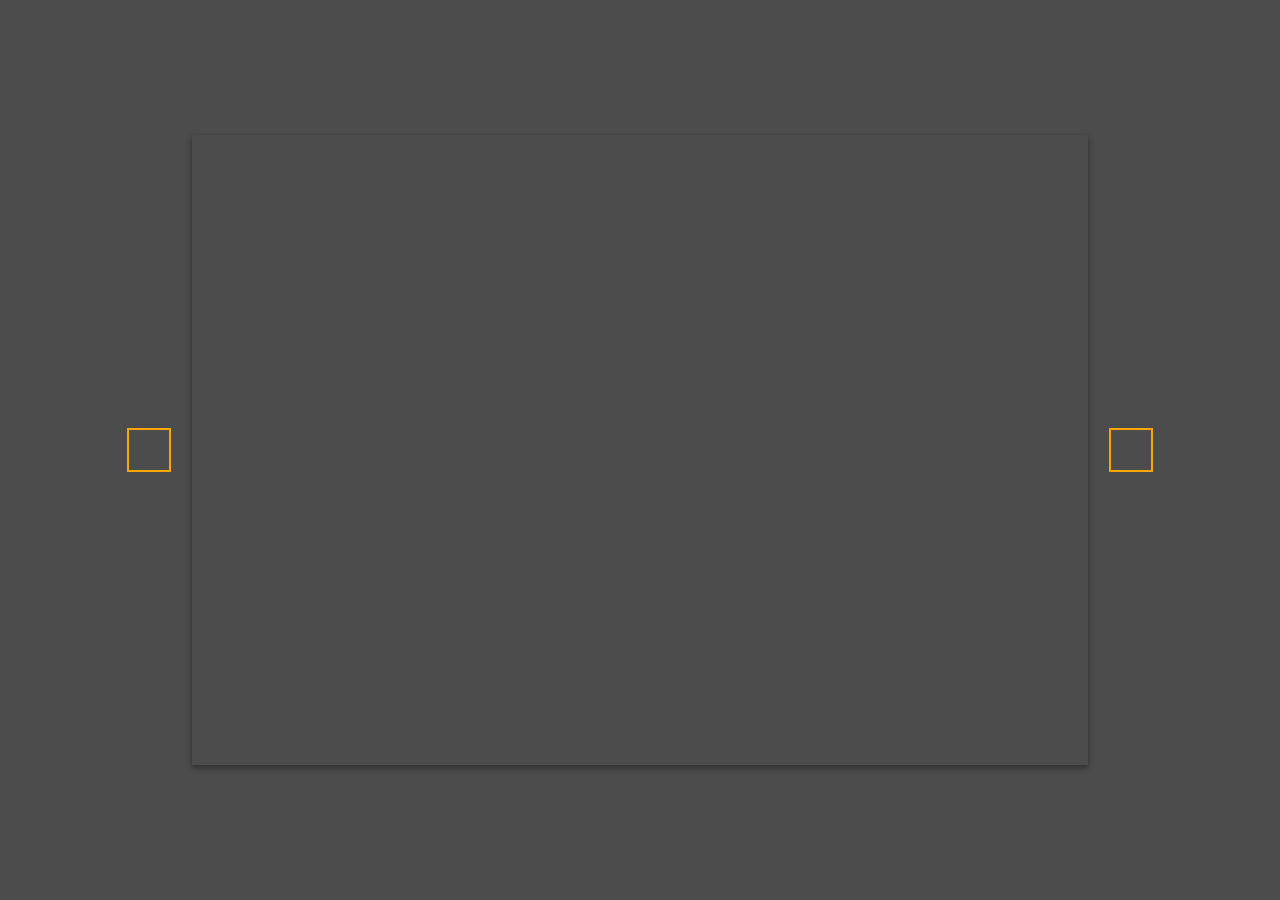
<file: background-slider/index.html>
<!DOCTYPE html>
<html lang="en">
<head>
    <meta charset="UTF-8" />
    <meta name="viewport" content="width=device-width, initial-scale=1.0" />
    <link
    rel="stylesheet"
    href="https://cdnjs.cloudflare.com/ajax/libs/font-awesome/5.14.0/css/all.min.css"
    integrity="sha512-1PKOgIY59xJ8Co8+NE6FZ+LOAZKjy+KY8iq0G4B3CyeY6wYHN3yt9PW0XpSriVlkMXe40PTKnXrLnZ9+fkDaog=="
    crossorigin="anonymous"
    />
    <link rel="stylesheet" href="style.css" />
    <title>Background Slider</title>
</head>
<body>
    <div class="slider-container">
    <div
        class="slide active"
        style="
        background-image: url('https://images.unsplash.com/photo-1549880338-65ddcdfd017b?ixlib=rb-1.2.1&ixid=eyJhcHBfaWQiOjEyMDd9&auto=format&fit=crop&w=2100&q=80');
        "
    ></div>
    <div
        class="slide"
        style="
        background-image: url('https://images.unsplash.com/photo-1511593358241-7eea1f3c84e5?ixlib=rb-1.2.1&ixid=eyJhcHBfaWQiOjEyMDd9&auto=format&fit=crop&w=1934&q=80');
        "
    ></div>
    <div
        class="slide"
        style="
        background-image: url('https://images.unsplash.com/photo-1495467033336-2effd8753d51?ixlib=rb-1.2.1&ixid=eyJhcHBfaWQiOjEyMDd9&auto=format&fit=crop&w=2100&q=80');
        "
    ></div>
    <div
        class="slide"
        style="
        background-image: url('https://images.unsplash.com/photo-1522735338363-cc7313be0ae0?ixlib=rb-1.2.1&ixid=eyJhcHBfaWQiOjEyMDd9&auto=format&fit=crop&w=2689&q=80');
        "
    ></div>
    <div
        class="slide"
        style="
        background-image: url('https://images.unsplash.com/photo-1559087867-ce4c91325525?ixlib=rb-1.2.1&ixid=eyJhcHBfaWQiOjEyMDd9&auto=format&fit=crop&w=2100&q=80');
        "
    ></div>
    <button class="arrow left-arrow" id="left">
        <i class="fas fa-arrow-left"></i>
    </button>
    <button class="arrow right-arrow" id="right">
        <i class="fas fa-arrow-right"></i>
    </button>
    </div>
    <script src="script.js"></script>
</body>
</html>
</file>
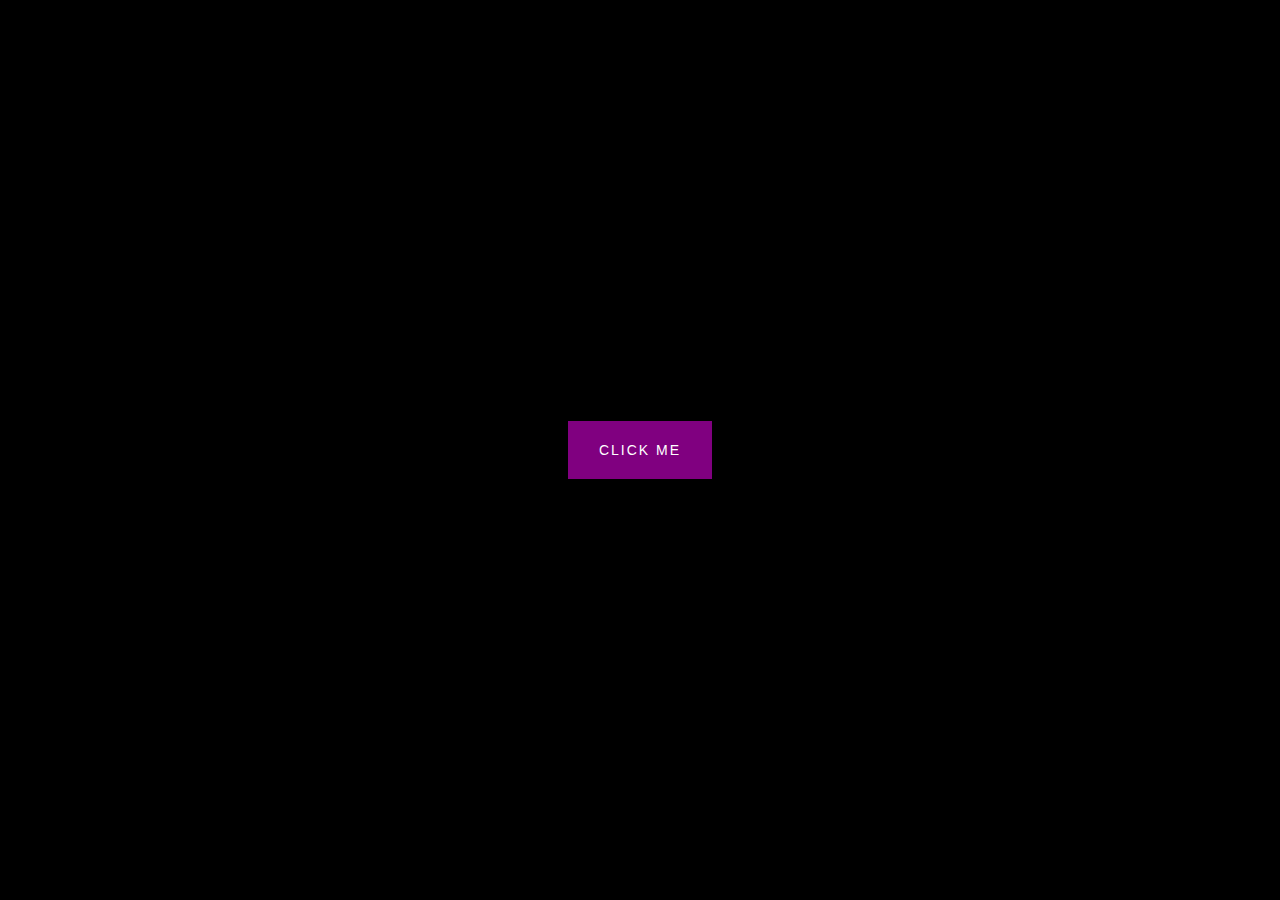
<file: button-ripple/index.html>
<!DOCTYPE html>
<html lang="en">
  <head>
    <meta charset="UTF-8" />
    <meta name="viewport" content="width=device-width, initial-scale=1.0" />
    <link rel="stylesheet" href="style.css" />
    <title>Button Ripple Effect</title>
  </head>
  <body>
    <button class="ripple">Click Me</button>
    <script src="script.js"></script>
  </body>
</html>
</file>
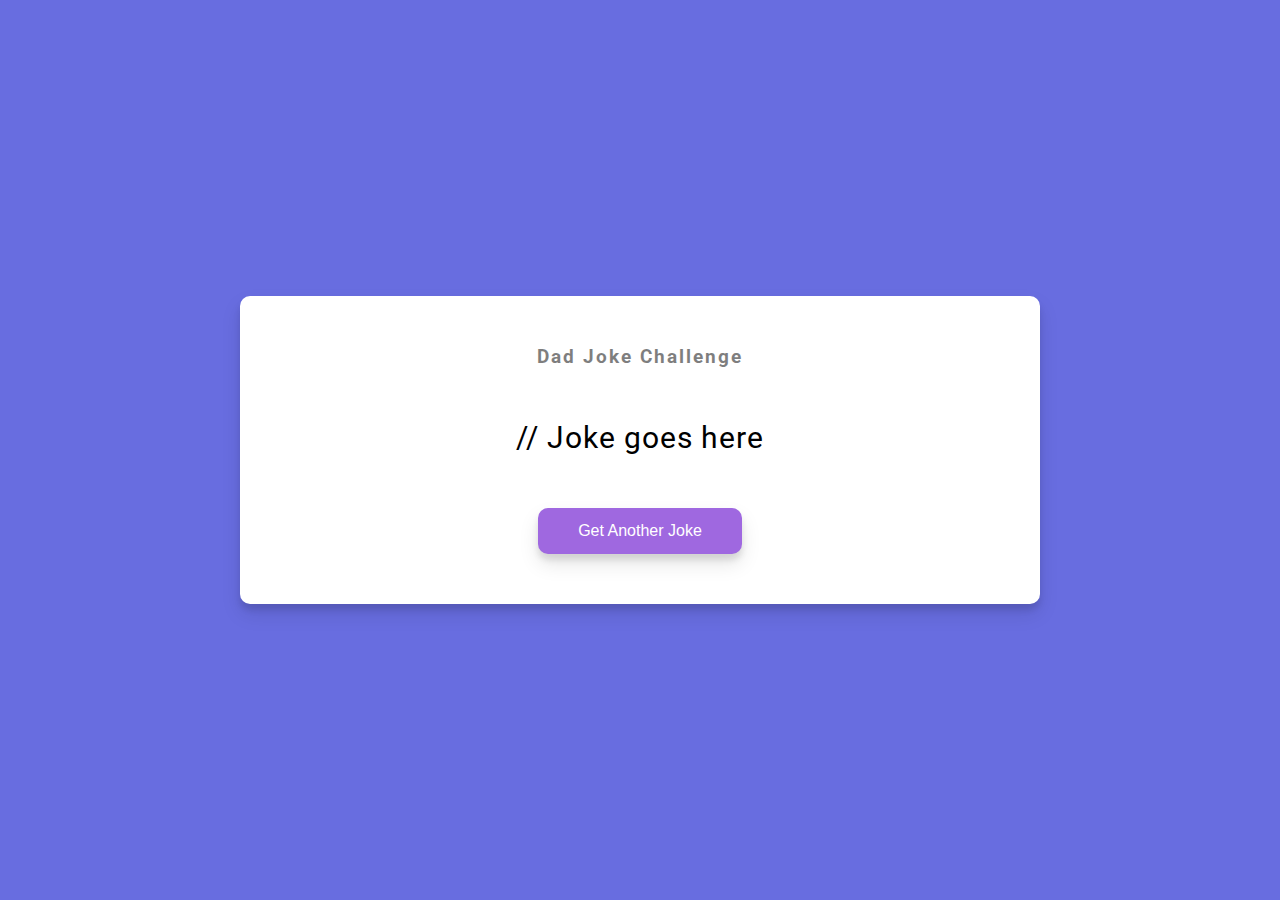
<file: dad-jokes/index.html>
<!DOCTYPE html>
<html lang="en">
<head>
    <meta charset="UTF-8">
    <meta http-equiv="X-UA-Compatible" content="IE=edge">
    <meta name="viewport" content="width=device-width, initial-scale=1.0">
    <link rel="stylesheet" href="style.css">
    <title>Dad Jokes</title>
</head>
<body>
    <div class="container">
        <h3>Dad Joke Challenge</h3>
        <div id="joke" class="joke">
            // Joke goes here
        </div>
        <button id="jokeBtn" class="btn">Get Another Joke</button>
    </div>
    <script src="script.js"></script>
</body>
</html>
</file>
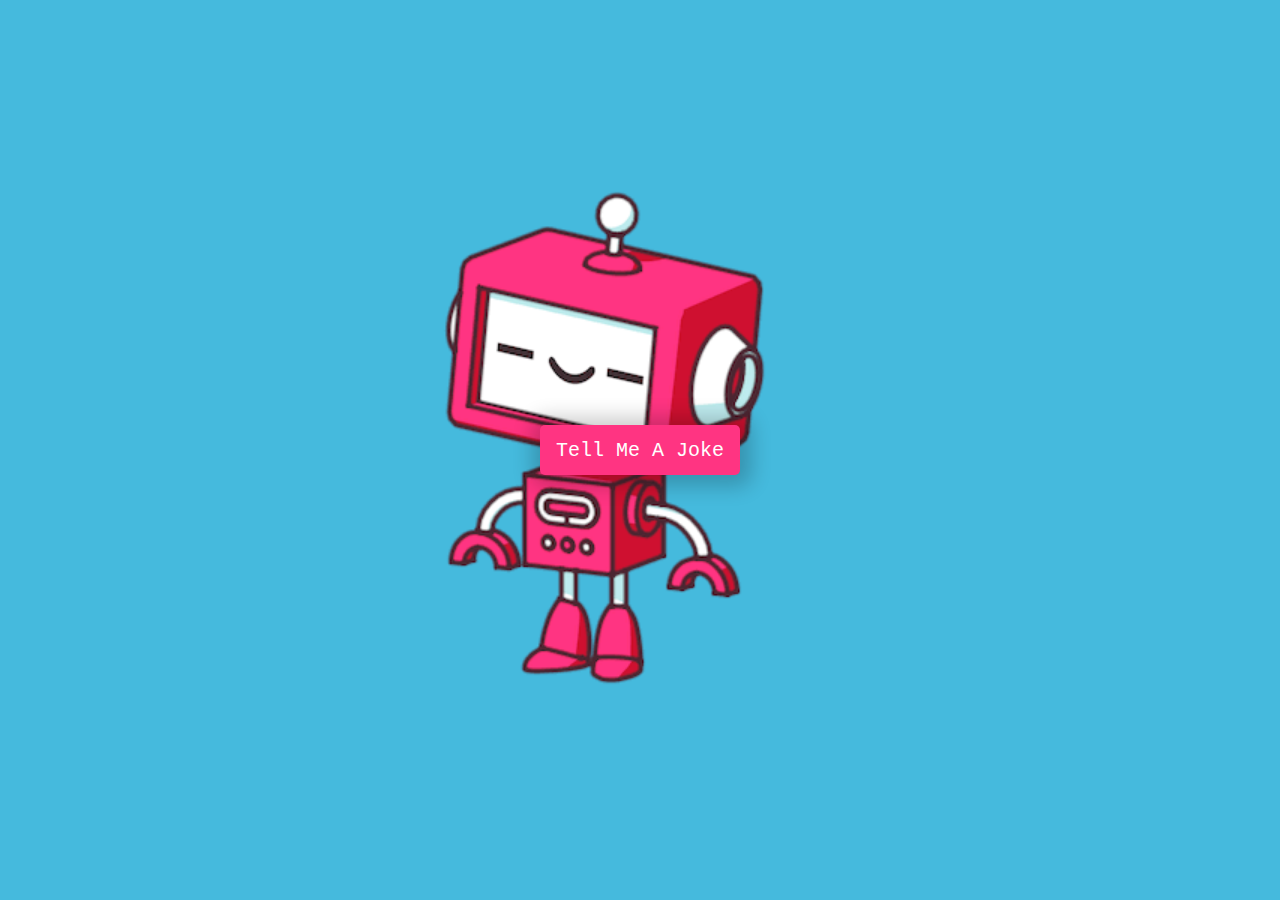
<file: joke-teller/index.html>
<!DOCTYPE html>
<html lang="en">
<head>
    <meta charset="UTF-8">
    <meta name="viewport" content="width=device-width, initial-scale=1.0">
    <title>Joke Teller</title>
    <link rel="stylesheet" href="https://cdnjs.cloudflare.com/ajax/libs/font-awesome/5.10.2/css/all.min.css"/>
    <link rel="stylesheet" href="style.css">
</head>
<body>
    <div class="container">
        <button id="button">Tell Me A Joke</button>
        <audio id="audio" controls hidden></audio>
    </div>
    <!-- Script -->
    <script src="script.js"></script>
</body>
</html>
</file>
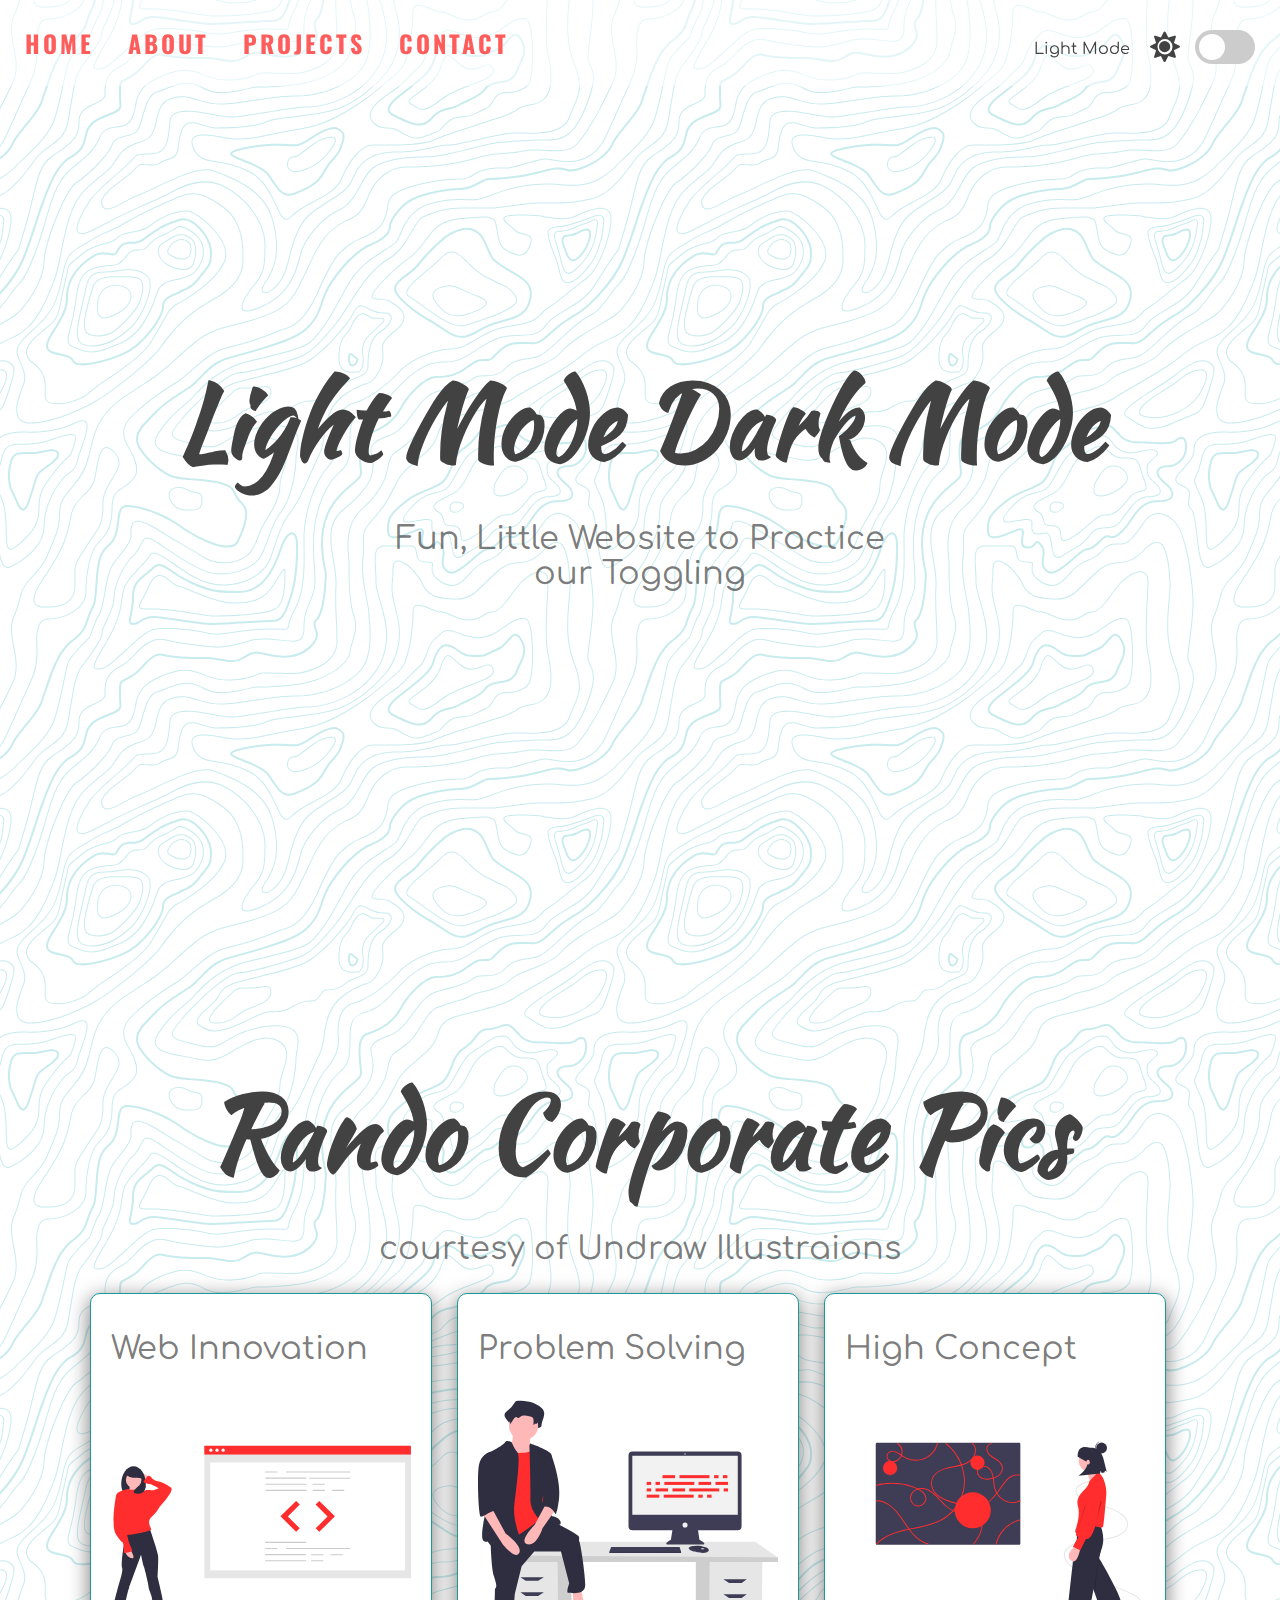
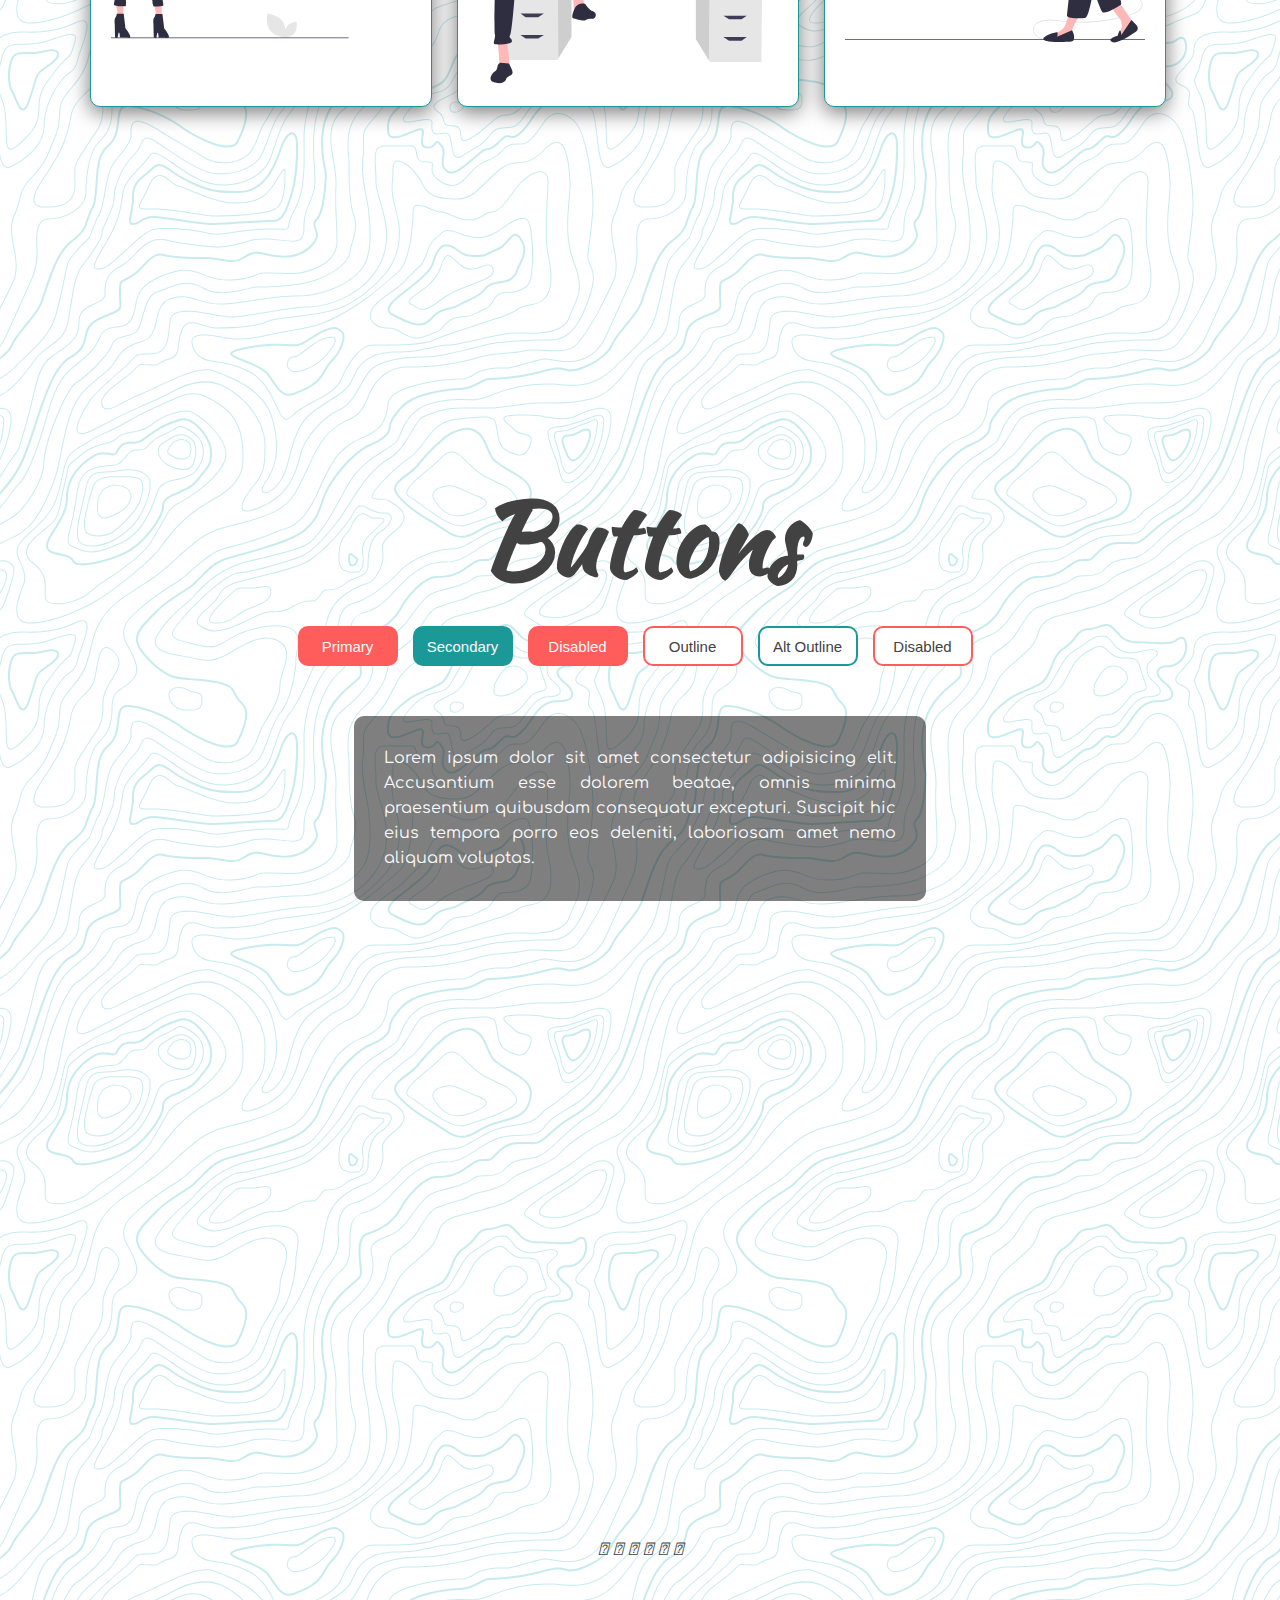
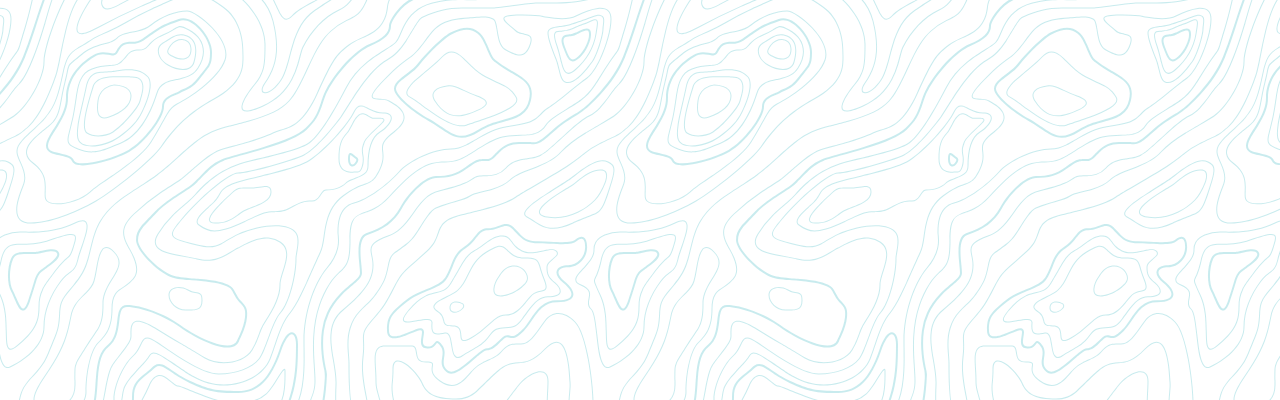
<file: light-dark-mode/index.html>
<!DOCTYPE html>
<html lang="en">
<head>
    <meta charset="UTF-8">
    <meta name="viewport" content="width=device-width, initial-scale=1.0">
    <title>Light Dark Mode</title>
    <link rel="icon" type="image/png" href="favicon.png">
    <link rel="stylesheet" href="https://cdnjs.cloudflare.com/ajax/libs/font-awesome/5.10.2/css/all.min.css"/>
    <link rel="stylesheet" href="https://cdnjs.cloudflare.com/ajax/libs/font-awesome/6.1.2/css/all.min.css" integrity="sha512-1sCRPdkRXhBV2PBLUdRb4tMg1w2YPf37qatUFeS7zlBy7jJI8Lf4VHwWfZZfpXtYSLy85pkm9GaYVYMfw5BC1A==" crossorigin="anonymous" referrerpolicy="no-referrer" />
    <link rel="stylesheet" href="style.css">
</head>
<body>
    <!-- Dark Mode Switch -->
    <div class="theme-switch-wrapper">
        <span id="toggle-icon">
            <span class="toggle-text">Light Mode</span>
            <i class="fas fa-sun"></i>
        </span>
        <label class="theme-switch">
            <input type="checkbox">
            <div class="slider round"></div>
        </label>
    </div>
    <!-- Navigation -->
    <nav id="nav">
        <a href="#home">HOME</a>
        <a href="#about">ABOUT</a>
        <a href="#projects">PROJECTS</a>
        <a href="#contact">CONTACT</a>
    </nav>
    <!-- Home -->
    <section id="home">
        <div class="title-group">
            <h1>Light Mode Dark Mode</h1>
            <h2>Fun, Little Website to Practice <br>our Toggling</h2>
        </div>
    </section>
    <!-- About Section -->
    <section id="about">
        <h1>Rando Corporate Pics</h1>
        <h2>courtesy of Undraw Illustraions</h2>
        <div class="about-container">
            <div class="image-container">
                <h2>Web Innovation</h2>
                <img src="img/undraw_proud_coder_light.svg" alt="Proud Coder" id="image1">
            </div>
            <div class="image-container">
                <h2>Problem Solving</h2>
                <img src="img/undraw_feeling_proud_light.svg" alt="Feeling Proud" id="image2">
            </div>
            <div class="image-container">
                <h2>High Concept</h2>
                <img src="img/undraw_conceptual_idea_light.svg" alt="Idea" id="image3">
            </div>
        </div>
    </section>
    <!-- Project Section -->
    <section id="projects">
        <h1>Buttons</h1>
        <div class="buttons">
            <button class="primary">Primary</button>
            <button class="secondary">Secondary</button>
            <button class="primary">Disabled</button>
            <button class="outline">Outline</button>
            <button class="secondary outline">Alt Outline</button>
            <button class="outline">Disabled</button>
        </div>
        <div class="text-box" id="text-box">
            <p>Lorem ipsum dolor sit amet consectetur adipisicing elit. Accusantium esse dolorem beatae, omnis minima praesentium quibusdam consequatur excepturi. Suscipit hic eius tempora porro eos deleniti, laboriosam amet nemo aliquam voluptas.</p>
        </div>
    </section>
    <!-- Contact Section -->
    <section id="contact">
        <div class="social-icons">
            <i class="fa-brands fa-github"></i>
            <i class="fa-brands fa-codepen"></i>
            <i class="fa-brands fa-linkedin"></i>
            <i class="fa-brands fa-facebook"></i>
            <i class="fa-brands fa-instagram"></i> 
            <i class="fa-brands fa-youtube"></i>
        </div>
    </section>
    <!-- Script -->
    <script src="script.js"></script>
</body>
</html>
</file>
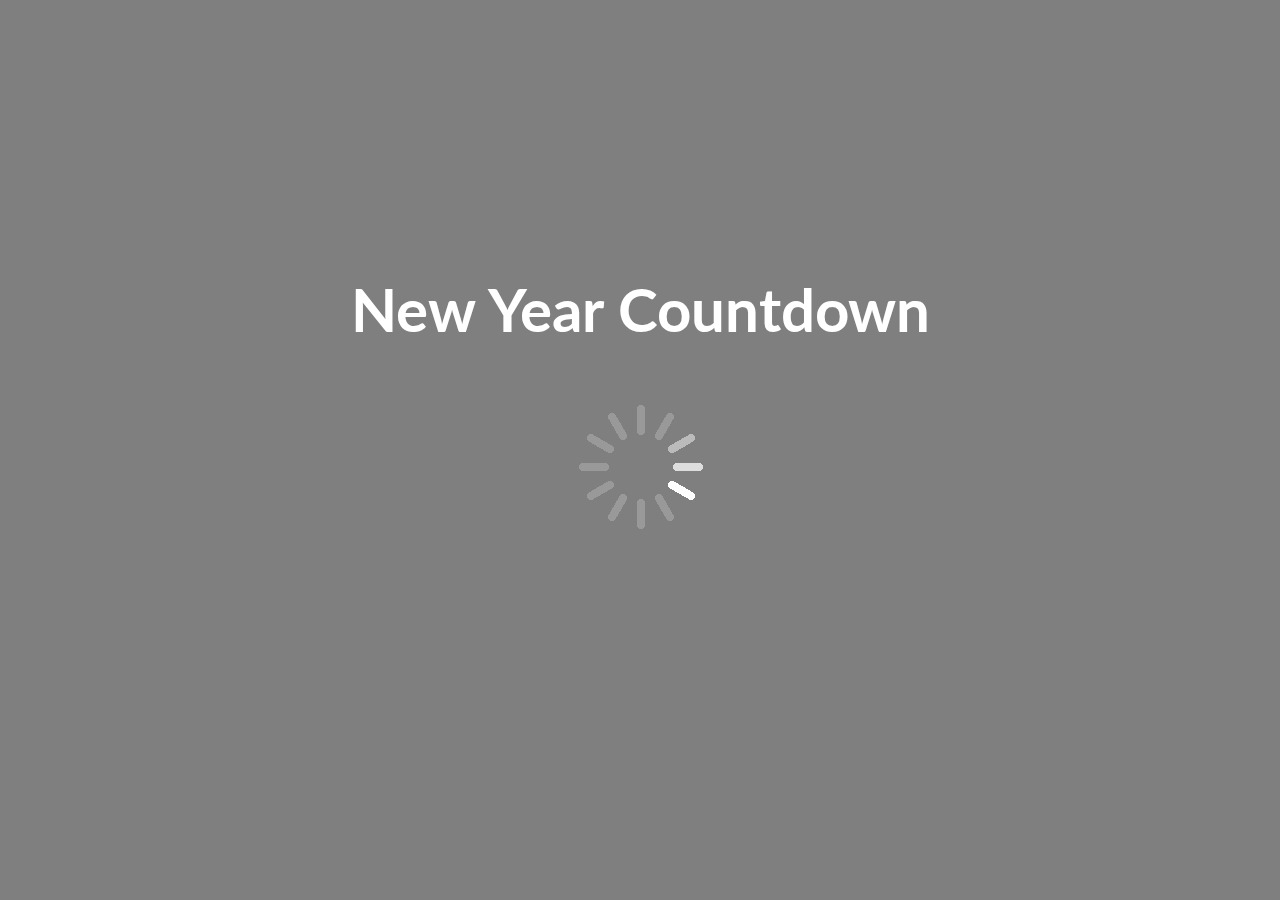
<file: new-year-countdown/index.html>
<!DOCTYPE html>
<html lang="en">
  <head>
    <meta charset="UTF-8" />
    <meta name="viewport" content="width=device-width, initial-scale=1.0" />
    <meta http-equiv="X-UA-Compatible" content="ie=edge" />
    <link rel="stylesheet" href="style.css" />
    <title>New Year Countdown</title>
  </head>
  <body>
    <div id="year" class="year"></div>

    <h1>New Year Countdown</h1>

    <div id="countdown" class="countdown">
      <div class="time">
        <h2 id="days">00</h2>
        <small>days</small>
      </div>
      <div class="time">
        <h2 id="hours">00</h2>
        <small>hours</small>
      </div>
      <div class="time">
        <h2 id="minutes">00</h2>
        <small>minutes</small>
      </div>
      <div class="time">
        <h2 id="seconds">00</h2>
        <small>seconds</small>
      </div>
    </div>

    <img
      src="./img/spinner.gif"
      alt="Loading..."
      id="loading"
      class="loading"
    />

    <script src="script.js"></script>
  </body>
</html>
</file>
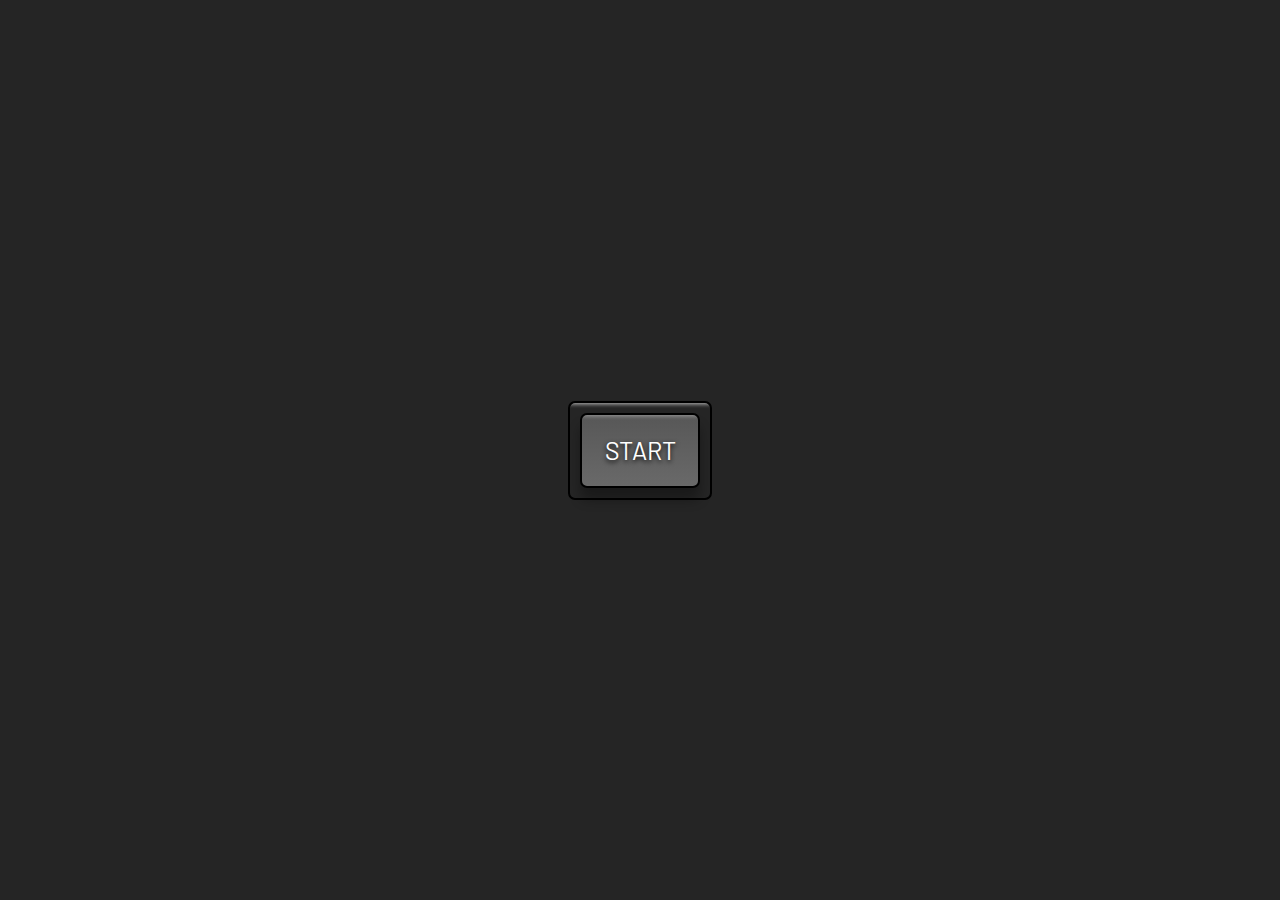
<file: picture-in-picture/index.html>
<!DOCTYPE html>
<html lang="en">
<head>
    <meta charset="UTF-8">
    <meta name="viewport" content="width=device-width, initial-scale=1.0">
    <title>Picture in Picture</title>
    <link rel="icon" type="image/png" href="favicon.png">
    <link rel="stylesheet" href="style.css">
</head>
<body>
    <!-- Video -->
    <video id="video" controls height="360" width="640" hidden></video>
    <!-- Button -->
    <div class="button-container">
        <button id="button">START</button>
    </div>
    <script src="script.js"></script>
</body>
</html>
</file>
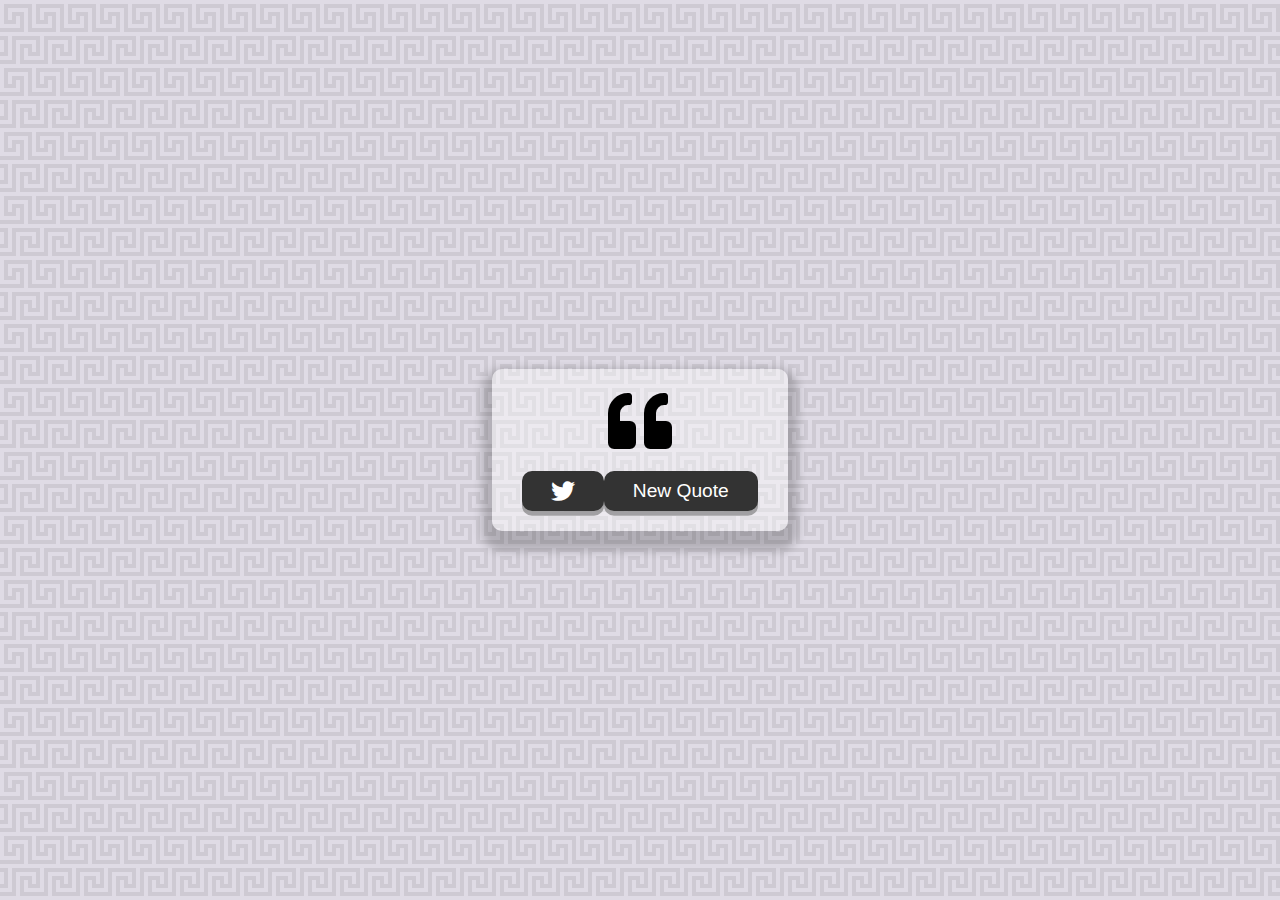
<file: quote-generator/index.html>
<!DOCTYPE html>
<html lang="en">
<head>
    <meta charset="UTF-8">
    <meta http-equiv="X-UA-Compatible" content="IE=edge">
    <meta name="viewport" content="width=device-width, initial-scale=1.0">  
    <link rel="icon" type="image/png" href="favicon.png">
    <link rel="stylesheet" href="https://cdnjs.cloudflare.com/ajax/libs/font-awesome/5.10.2/css/all.min.css"/>
    <link rel="stylesheet" href="style.css">

    <title>Quote Generator</title>
</head>
<body>
    <div class="quote-container" id="quote-container">
        <!-- Quotes -->
        <div class="quote-text">
            <i class="fas fa-quote-left"></i>
            <span id="quote"></span>
        </div>
        <!-- Authors -->
        <div class="quote-author">
            <span id="author"></span>
        </div>
        <!-- Buttons -->
        <div class="button-container">
            <button class="twitter-button" id="twitter" title="Tweet This!">
                <i class="fab fa-twitter"></i>
            </button>
            <button id="new-quote">New Quote</button>
        </div>
    </div>
    <div class="quote-loader" id="quote-loader"></div>
    <script src="script.js"></script>
</body>
</html>
</file>
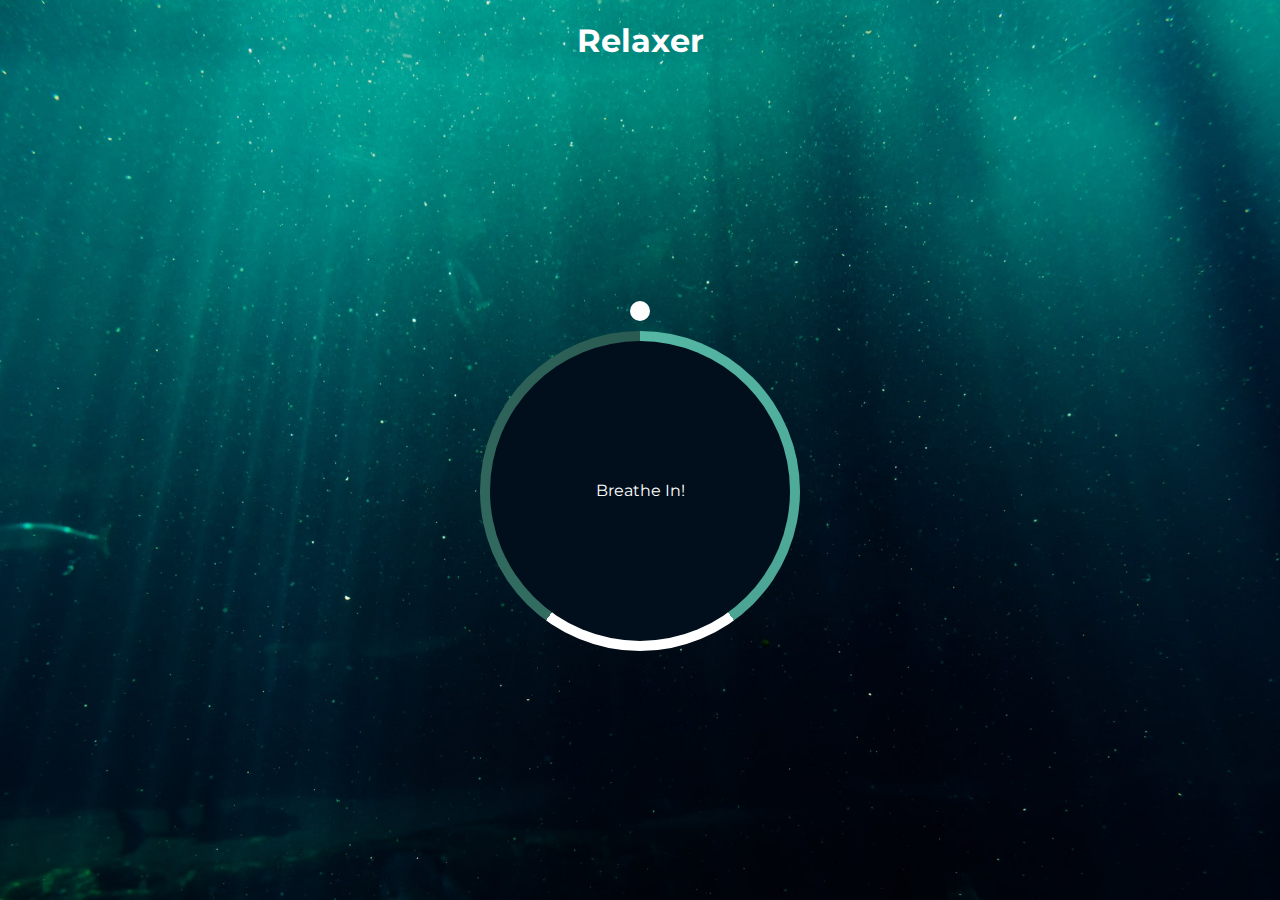
<file: relaxer-app/index.html>
<!DOCTYPE html>
<html lang="en">
  <head>
    <meta charset="UTF-8" />
    <meta name="viewport" content="width=device-width, initial-scale=1.0" />
    <meta http-equiv="X-UA-Compatible" content="ie=edge" />
    <link rel="stylesheet" href="style.css" />
    <title>Relaxer</title>
  </head>
  <body>
    <h1>Relaxer</h1>

    <div class="container" id="container">
      <div class="circle"></div>

      <p id="text"></p>

      <div class="pointer-container">
        <span class="pointer"></span>
      </div>

      <div class="gradient-circle"></div>
    </div>

    <script src="script.js"></script>
  </body>
</html>
</file>
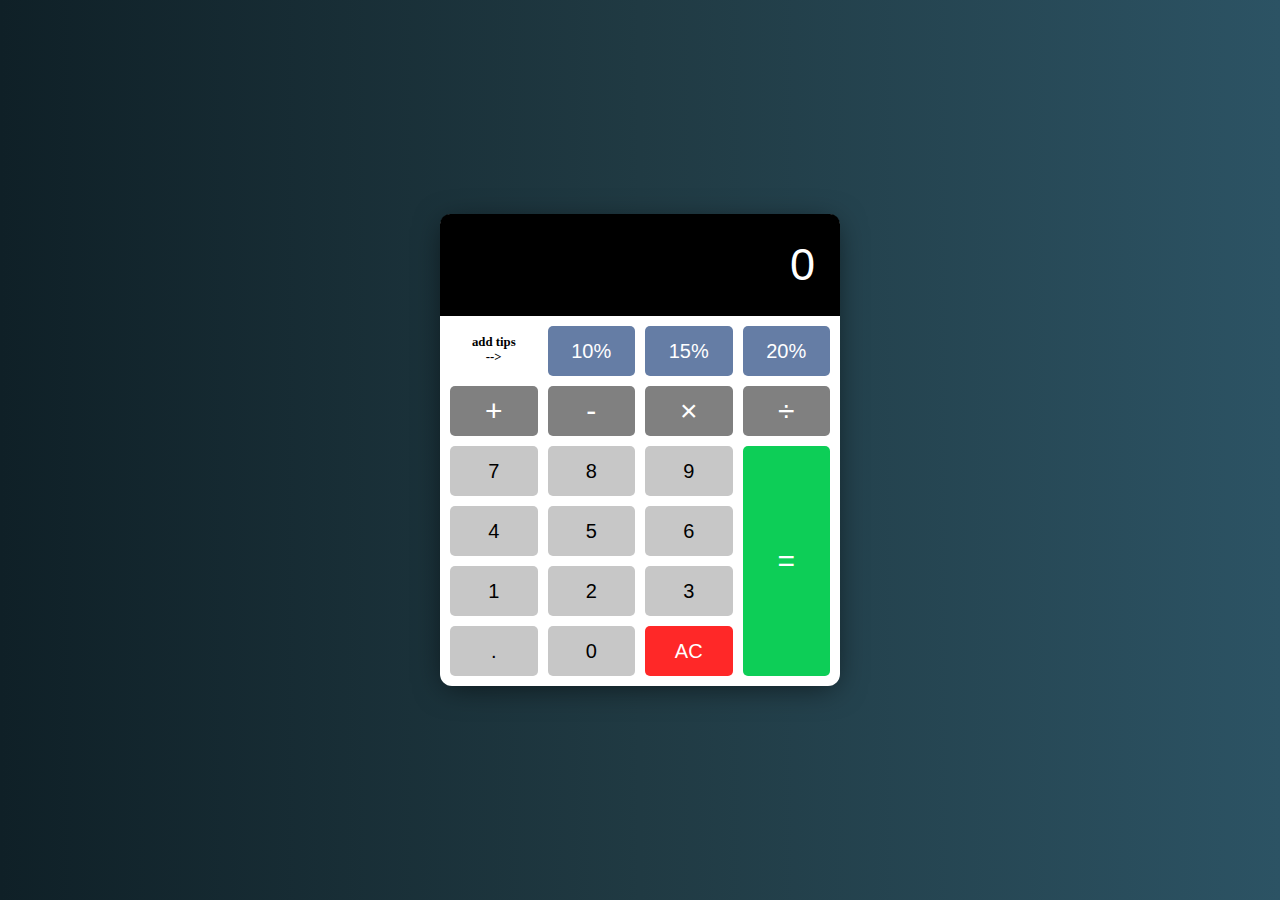
<file: tip-calculator/index.html>
<!DOCTYPE html>
<html lang="en">
<head>
    <meta charset="UTF-8">
    <meta name="viewport" content="width=device-width, initial-scale=1.0">
    <title>Calculator</title>
    <link rel="icon" type="image/png" href="favicon.png">
    <link rel="stylesheet" href="style.css">
</head>
<body>
    <!-- Calculator -->
    <div class="calculator">
        <!-- Display -->
        <div class="calculator-display">
            <h1>0</h1>
        </div>
        <!-- Buttons -->
        <div class="calculator-buttons">
            <h1>add tips<br />--></h1>
            <button class="tip" value="10">10%</button>
            <button class="tip" value="15">15%</button>
            <button class="tip" value="20">20%</button>
            <button class="operator" value="+">+</button>
            <button class="operator" value="-">-</button>
            <button class="operator" value="*">×</button>
            <button class="operator" value="/">÷</button>
            <button value="7">7</button>
            <button value="8">8</button>
            <button value="9">9</button>
            <button value="4">4</button>
            <button value="5">5</button>
            <button value="6">6</button>
            <button value="1">1</button>
            <button value="2">2</button>
            <button value="3">3</button>
            <button class="decimal" value=".">.</button>
            <button value="0">0</button>
            <button class="clear" id="clear-btn" value="=">AC</button>
            <button class="equal-sign operator" value="=">=</button>
        </div>
    </div>
    <!-- Script -->
    <script src="script.js"></script>
</body>
</html>
</file>
<file: background-slider/style.css>
@import url('https://fonts.googleapis.com/css2?family=Roboto:wght@400;700&display=swap');

* {
    box-sizing: border-box;
}

body {
    font-family: 'Roboto', sans-serif;
    display: flex;
    flex-direction: column;
    align-items: center;
    justify-content: center;
    height: 100vh;
    overflow: hidden;
    margin: 0;
    background-position: center center;
    background-size: cover;
    transition: 0.4s;
}

body::before {
    content: '';
    position: absolute;
    top: 0;
    left: 0;
    width: 100%;
    height: 100vh;
    background-color: rgba(0, 0, 0, 0.7);
    z-index: -1;
}

.slider-container {
    box-shadow: 0 3px 6px rgba(0, 0, 0, 0.16), 0 3px 6px rgba(0, 0, 0, 0.23);
    height: 70vh;
    width: 70vw;
    position: relative;
    overflow: hidden;
}

.slide {
    opacity: 0;
    height: 100vh;
    width: 100vw;
    background-position: center center;
    background-size: cover;
    position: absolute;
    top: -15vh;
    left: -15vw;
    transition: 0.4s ease;
    z-index: 1;
}

.slide.active {
    opacity: 1;
}

.arrow {
    position: fixed;
    background-color: transparent;
    color: #fff;
    padding: 20px;
    font-size: 30px;
    border: 2px solid orange;
    top: 50%;
    transform: translateY(-50%);
    cursor: pointer;
}

.arrow:focus {
    outline: 0;
}

.left-arrow {
    left: calc(15vw - 65px);
}

.right-arrow {
    right: calc(15vw - 65px);
}
</file>
<file: button-ripple/style.css>
@import url('https://fonts.googleapis.com/css2?family=Roboto:wght@400;700&display=swap');

* {
    box-sizing: border-box;
}

body {
    background-color: #000;
    font-family: 'Roboto', sans-serif;
    display: flex;
    flex-direction: column;
    align-items: center;
    justify-content: center;
    height: 100vh;
    overflow: hidden;
    margin: 0;
}

button {
    background-color: purple;
    color: #fff;
    border: 1px purple solid;
    font-size: 14px;
    text-transform: uppercase;
    letter-spacing: 2px;
    padding: 20px 30px;
    overflow: hidden;
    margin: 10px 0;
    position: relative;
}

button:focus {
    outline: none;
}

button .circle {
    position: absolute;
    background-color: #fff;
    width: 100px;
    height: 100px;
    border-radius: 50%;
    transform: translate(-50%, -50%) scale(0);
    animation: scale 0.5s ease-out;
}

@keyframes scale {
    to {
        transform: translate(-50%, -50%) scale(3);
        opacity: 0;
    }
}
</file>
<file: dad-jokes/style.css>
@import url('https://fonts.googleapis.com/css2?family=Roboto:wght@400;700&display=swap');

* {
    box-sizing: border-box;
}

body {
    background-color: #686de0;
    font-family: 'Roboto', sans-serif;
    display: flex;
    flex-direction: column;
    align-items: center;
    justify-content: center;
    height: 100vh;
    margin: 0;
    padding: 20px;
}

.container {
    background-color: white;
    border-radius: 10px;
    box-shadow: 0 10px 20px rgba(0, 0, 0, 0.1), 0 6px 6px rgba(0, 0, 0, 0.1);
    padding: 50px 20px;
    text-align: center;
    max-width: 100%;
    width: 800px;
}


h3 {
    margin: 0;
    opacity: 0.5;
    letter-spacing: 2px;
}


.joke {
    font-size: 30px;
    letter-spacing: 1px;
    line-height: 40px;
    margin: 50px auto;
    max-width: 600px;
}

.btn {
    background-color: #9f68e0;
    color: #fff;
    border: 0;
    border-radius: 10px;
    box-shadow: 0 10px 20px rgba(0, 0, 0, 0.1), 0 6px 6px rgba(0, 0, 0, 0.1);
    padding: 14px 40px;
    font-size: 16px;
    cursor: pointer;
}

.btn:active {
    transform: scale(0.98);
}

.btn:focus {
    outline: none;
}
</file>
<file: joke-teller/style.css>
html {
  box-sizing: border-box;
}

body {
  margin: 0;
  background-color: #45badd;

}

.container {
  height: 100vh;
  width: 100vw;
  display: flex;
  flex-direction: column;
  justify-content: center;
  align-items: center;
  background: url('./robot.gif');
  background-size: contain;
  background-position: left center;
  background-repeat: no-repeat;
}

button {
  cursor: pointer;
  outline: none;
  width: 200px;
  height: 50px;
  font-family: 'Courier New', Courier, monospace;
  font-size: 20px;
  color: white;
  background: #ff3482;
  border: none;
  border-radius: 5px;
  box-shadow: 2px 2px 20px 10px rgba(0, 0, 0, 0.2);
}

button:hover {
  filter: brightness(95%);
}

button:active {
  transform: scale(0.98);
}

button:disabled {
  cursor: default;
  filter: brightness(30%);
}

/* Media Query: Tablet or Smaller */

@media screen and (max-width: 100px) {
  .container {
    background-size: cover;
    background-position: center center;
  }

  button {
    box-shadow: 5px 5px 50px 20px rgba(0, 0, 0, 0.5);
  }
}
</file>
<file: light-dark-mode/style.css>
@import url('https://fonts.googleapis.com/css2?family=Comfortaa&family=Kaushan+Script&family=Oswald&display=swap');

:root {
  --primary-color: rgb(255, 92, 92);
  --primary-variant: #ff2d2d;
  --secondary-color: #1b9999;
  --on-primary: rgb(250, 250, 250);
  --on-background: rgb(66, 66, 66);
  --on-background-alt: rgba(66, 66, 66, 0.7);
  --background: rgb(255, 255, 255);
  --box-shadow: 0 5px 20px 1px rgba(0, 0, 0, 0.5);
}

[data-theme="dark"] {
  --primary-color: rgb(150, 65, 255);
  --primary-variant: #6c63ff;
  --secondary-color: #03dac5;
  --on-primary: #000;
  --on-background: rgba(255, 255, 255, 0.9);
  --on-background-alt: rgba(255, 255, 255, 0.7);
  --background: #121212;
}

html {
  box-sizing: border-box;
  scroll-behavior: smooth;
}

body {
  margin: 0;
  color: var(--on-background);
  font-family: Comfortaa, sans-serif;
  background-color: var(--background);
  background-image: url("data:image/svg+xml,%3Csvg xmlns='http://www.w3.org/2000/svg' width='600' height='600' viewBox='0 0 600 600'%3E%3Cpath fill='%2349bdc9' fill-opacity='0.3' d='M600 325.1v-1.17c-6.5 3.83-13.06 7.64-14.68 8.64-10.6 6.56-18.57 12.56-24.68 19.09-5.58 5.95-12.44 10.06-22.42 14.15-1.45.6-2.96 1.2-4.83 1.9l-4.75 1.82c-9.78 3.75-14.8 6.27-18.98 10.1-4.23 3.88-9.65 6.6-16.77 8.84-1.95.6-3.99 1.17-6.47 1.8l-6.14 1.53c-5.29 1.35-8.3 2.37-10.54 3.78-3.08 1.92-6.63 3.26-12.74 5.03a384.1 384.1 0 0 1-4.82 1.36c-2.04.58-3.6 1.04-5.17 1.52a110.03 110.03 0 0 0-11.2 4.05c-2.7 1.15-5.5 3.93-8.78 8.4a157.68 157.68 0 0 0-6.15 9.2c-5.75 9.07-7.58 11.74-10.24 14.51a50.97 50.97 0 0 1-4.6 4.22c-2.33 1.9-10.39 7.54-11.81 8.74a14.68 14.68 0 0 0-3.67 4.15c-1.24 2.3-1.9 4.57-2.78 8.87-2.17 10.61-3.52 14.81-8.2 22.1-4.07 6.33-6.8 9.88-9.83 12.99-.47.48-.95.96-1.5 1.48l-3.75 3.56c-1.67 1.6-3.18 3.12-4.86 4.9a42.44 42.44 0 0 0-9.89 16.94c-2.5 8.13-2.72 15.47-1.76 27.22.47 5.82.51 6.36.51 8.18 0 10.51.12 17.53.63 25.78.24 4.05.56 7.8.97 11.22h.9c-1.13-9.58-1.5-21.83-1.5-37 0-1.86-.04-2.4-.52-8.26-.94-11.63-.72-18.87 1.73-26.85a41.44 41.44 0 0 1 9.65-16.55c1.67-1.76 3.18-3.27 4.83-4.85.63-.6 3.13-2.96 3.75-3.57a71.6 71.6 0 0 0 1.52-1.5c3.09-3.16 5.86-6.76 9.96-13.15 4.77-7.42 6.15-11.71 8.34-22.44.86-4.21 1.5-6.4 2.68-8.6.68-1.25 1.79-2.48 3.43-3.86 1.38-1.15 9.43-6.8 11.8-8.72 1.71-1.4 3.26-2.81 4.7-4.3 2.72-2.85 4.56-5.54 10.36-14.67a156.9 156.9 0 0 1 6.1-9.15c3.2-4.33 5.9-7.01 8.37-8.07 3.5-1.5 7.06-2.77 11.1-4.02a233.84 233.84 0 0 1 7.6-2.2l2.38-.67c6.19-1.79 9.81-3.16 12.98-5.15 2.14-1.33 5.08-2.33 10.27-3.65l6.14-1.53c2.5-.63 4.55-1.2 6.52-1.82 7.24-2.27 12.79-5.06 17.15-9.05 4.05-3.72 9-6.2 18.66-9.9l4.75-1.82c1.87-.72 3.39-1.31 4.85-1.91 10.1-4.15 17.07-8.32 22.76-14.4 6.05-6.45 13.95-12.4 24.49-18.92 1.56-.96 7.82-4.6 14.15-8.33v-64.58c-4 8.15-8.52 14.85-12.7 17.9-2.51 1.82-5.38 4.02-9.04 6.92a1063.87 1063.87 0 0 0-6.23 4.98l-1.27 1.02a2309.25 2309.25 0 0 1-4.87 3.9c-7.55 6-12.9 10.05-17.61 13.19-3.1 2.06-3.86 2.78-8.06 7.13-5.84 6.07-11.72 8.62-29.15 10.95-11.3 1.5-20.04 4.91-30.75 11.07-1.65.94-7.27 4.27-6.97 4.1-2.7 1.58-4.69 2.69-6.64 3.66-5.63 2.8-10.47 4.17-15.71 4.17-17.13 0-41.44 11.51-51.63 22.83-12.05 13.4-31.42 27.7-45.25 31.16-7.4 1.85-11.85 7.05-14.04 14.69-1.26 4.4-1.58 8.28-1.58 13.82 0 .82.01.98.24 3.63.45 5.18.35 8.72-.77 13.26-1.53 6.2-4.89 12.6-10.59 19.43-13.87 16.65-22.88 46.58-22.88 71.68 0 2.39.02 4.26.06 8.75.12 10.8.1 15.8-.22 21.95-.56 11.18-2.09 20.73-5 29.3h-1.05c2.94-8.56 4.49-18.12 5.05-29.35.31-6.13.34-11.1.22-21.9-.04-4.48-.06-6.36-.06-8.75 0-25.32 9.07-55.47 23.12-72.32 5.6-6.72 8.88-12.99 10.38-19.03 1.09-4.4 1.18-7.85.74-12.93-.23-2.7-.24-2.86-.24-3.72 0-5.62.32-9.57 1.62-14.1 2.28-7.95 6.97-13.44 14.76-15.39 13.6-3.4 32.82-17.59 44.75-30.84C409 360.14 433.58 348.5 451 348.5c5.07 0 9.77-1.33 15.26-4.07 1.93-.96 3.9-2.05 6.58-3.62-.3.18 5.33-3.16 6.98-4.11 10.82-6.21 19.66-9.67 31.11-11.2 17.23-2.3 22.9-4.75 28.57-10.64 4.25-4.41 5.04-5.16 8.22-7.28 4.68-3.11 10.01-7.14 17.55-13.14a1113.33 1113.33 0 0 0 4.86-3.89l1.28-1.02a4668.54 4668.54 0 0 1 6.23-4.98c3.67-2.9 6.55-5.12 9.07-6.95 4.37-3.19 9.16-10.56 13.29-19.4v66.9zm0-116.23c-.62.01-1.27.06-1.95.13-6.13.63-13.83 3.45-21.83 7.45-3.64 1.82-8.46 2.67-14.17 2.71-4.7.04-9.72-.47-14.73-1.33-1.7-.3-3.26-.61-4.67-.93a31.55 31.55 0 0 0-3.55-.57 273.4 273.4 0 0 0-16.66-.88c-10.42-.16-17.2.74-17.97 2.73-.38.97.6 2.55 3.03 4.87 1.01.97 2.22 2.03 4.04 3.55a1746.07 1746.07 0 0 0 4.79 4.02c1.39 1.2 3.1 1.92 5.5 2.5.7.16.86.2 2.64.54 3.53.7 5.03 1.25 6.15 2.63 1.41 1.76 1.4 4.54-.15 8.88-2.44 6.83-5.72 10.05-10.19 10.33-3.63.23-7.6-1.29-14.52-5.06-4.53-2.47-6.82-7.3-8.32-15.26-.17-.87-.32-1.78-.5-2.86l-.43-2.76c-1.05-6.58-1.9-9.2-3.73-10.11-.81-.4-1.59-.74-2.36-1-2.27-.77-4.6-1.02-8.1-.92-2.29.07-14.7 1-13.77.93-20.55 1.37-28.8 5.05-37.09 14.99a133.07 133.07 0 0 0-4.25 5.44l-2.3 3.09-2.51 3.32c-4.1 5.36-7.06 8.48-10.39 11.12-.65.52-1.33 1.04-2.13 1.62l-4.11 2.94a106.8 106.8 0 0 0-5.16 3.99c-4.55 3.74-9.74 8.6-16.25 15.38-8.25 8.58-11.78 13.54-11.7 15.95.07 1.65 1.64 2.11 6.79 2.38 1.61.09 2.15.12 2.98.2 2.95.24 5.09.73 6.81 1.68 7.48 4.15 11.63 7.26 13.95 11.58 3.3 6.15.8 12.88-8.89 20.26-8.28 6.3-11.1 10.37-11.31 14.96-.06 1.17 0 1.93.26 4.43.69 6.47.25 10.65-2.8 17.42a44.23 44.23 0 0 1-4.16 7.53c-2.82 3.97-5.47 5.74-10.6 7.69-.43.16-3.34 1.23-4.27 1.59-1.8.68-3.38 1.36-5.01 2.14-4.18 2-8.4 4.6-13.1 8.24-8.44 6.51-13.23 14.56-15.98 25.06-1.1 4.2-1.55 6.81-2.8 15.21-1.26 8.6-2.17 12.64-4.08 16.55-2.1 4.28-11.93 26.59-12.97 28.88a382.7 382.7 0 0 1-6.37 13.41c-4.07 8.11-7.61 14.07-10.73 17.81-5.38 6.46-8.98 14.37-13.77 28.42a810.14 810.14 0 0 0-1.89 5.6c-1.8 5.35-2.96 8.6-4.26 11.85-6.13 15.32-25.43 26.31-46.46 26.31-11.2 0-20.58-2.74-31.02-8.55-5.6-3.13-4.55-2.42-22.26-14.54-14.33-9.8-17.7-10.73-20.47-6.9-.37.5-1.81 2.74-1.83 2.77a52.24 52.24 0 0 1-4.94 5.9c-.73.79-5.52 5.87-6.97 7.45-2.38 2.6-4.3 4.81-5.98 6.93a45.6 45.6 0 0 0-5.08 7.66c-1.29 2.57-1.9 5.25-2.66 10.6a997.6 997.6 0 0 1-.46 3.18h-1l.47-3.32c.77-5.45 1.4-8.2 2.75-10.9a46.54 46.54 0 0 1 5.2-7.84c1.7-2.14 3.63-4.38 6.03-6.98 1.45-1.59 6.24-6.68 6.96-7.46a51.58 51.58 0 0 0 4.84-5.78s1.47-2.26 1.86-2.8c3.25-4.5 7.08-3.44 21.84 6.67 17.67 12.08 16.62 11.38 22.19 14.48 10.3 5.73 19.5 8.43 30.53 8.43 20.65 0 39.57-10.77 45.54-25.69a219.7 219.7 0 0 0 4.24-11.8 6752.32 6752.32 0 0 0 1.88-5.6c4.83-14.16 8.47-22.14 13.96-28.73 3.05-3.66 6.56-9.57 10.6-17.61 1.97-3.93 4.04-8.31 6.35-13.38 1.03-2.28 10.88-24.61 12.98-28.91 1.85-3.79 2.75-7.76 4-16.25 1.24-8.44 1.7-11.07 2.81-15.32 2.8-10.7 7.71-18.94 16.33-25.6a73.18 73.18 0 0 1 13.29-8.35c1.66-.8 3.27-1.48 5.08-2.18.94-.36 3.86-1.43 4.28-1.59 4.95-1.88 7.44-3.55 10.14-7.33 1.35-1.9 2.68-4.3 4.06-7.37 2.97-6.58 3.39-10.59 2.72-16.9a27.13 27.13 0 0 1-.27-4.58c.22-4.94 3.21-9.24 11.7-15.7 9.33-7.11 11.66-13.34 8.62-19-2.2-4.09-6.25-7.12-13.55-11.17-1.57-.88-3.6-1.33-6.42-1.57-.8-.07-1.34-.1-2.95-.19-5.77-.3-7.63-.85-7.72-3.34-.1-2.81 3.5-7.87 11.97-16.69 6.53-6.8 11.75-11.69 16.33-15.45 1.79-1.47 3.42-2.72 5.2-4.03l4.12-2.94c.79-.58 1.46-1.08 2.1-1.59 3.26-2.6 6.16-5.65 10.21-10.94a383.2 383.2 0 0 0 2.5-3.32l2.31-3.09c1.8-2.39 3.04-4 4.29-5.48 8.47-10.17 16.98-13.96 37.27-15.3-.44.02 12-.9 14.32-.98 3.62-.1 6.05.16 8.46.98.8.27 1.62.62 2.47 1.04 2.27 1.14 3.17 3.87 4.27 10.85l.44 2.76c.17 1.07.33 1.97.5 2.83 1.44 7.69 3.62 12.29 7.8 14.57 6.76 3.68 10.6 5.15 13.99 4.94 4-.25 6.99-3.17 9.3-9.67 1.45-4.04 1.46-6.49.32-7.92-.9-1.12-2.28-1.62-5.57-2.27a55.8 55.8 0 0 1-2.67-.55c-2.54-.6-4.39-1.4-5.93-2.71a252.63 252.63 0 0 0-4.78-4.01 84.35 84.35 0 0 1-4.08-3.6c-2.73-2.6-3.86-4.43-3.28-5.95 1.02-2.64 7.82-3.54 18.93-3.37a230.56 230.56 0 0 1 16.73.88c2.76.39 3.2.49 3.68.6 1.4.3 2.95.62 4.62.91a82.9 82.9 0 0 0 14.56 1.32c5.56-.04 10.24-.86 13.73-2.6 8.1-4.05 15.89-6.9 22.17-7.56.7-.07 1.4-.11 2.05-.13v1zm0-100.94v1.5c-8.62 16.05-17.27 29.55-23.65 35.92-3.19 3.2-7.62 4.9-13.54 5.56-4.45.48-8.28.4-19.18-.2-9.91-.55-15.32-.44-20.52.78a84.05 84.05 0 0 1-15 2.11l-2.25.14c-12.49.75-19.37 1.78-32.72 5.74-4.5 1.33-9.27 2.49-14.3 3.48a246.27 246.27 0 0 1-32.6 3.97c-7.56.45-13.21.57-20.24.57-5.4 0-11.9 1.61-18 5.18-8.3 4.87-15.06 12.87-19.53 24.5a68.57 68.57 0 0 1-4.56 9.8c-3.6 6.2-6.92 8.99-13.38 12.18l-4.03 1.96a64.48 64.48 0 0 0-15.16 10.25c-8.2 7.33-13.72 16.63-22.54 35.6l-2.08 4.49c-7.3 15.7-11.5 23.3-17.35 29.87-7.7 8.66-20.25 14.42-40.31 20.08-4.37 1.23-19.04 5.08-19.24 5.13-6.92 1.87-11.68 3.34-15.63 4.92-10.55 4.22-18.71 10.52-36.38 26.52l-1.7 1.54c-8.58 7.76-13.41 11.9-18.81 15.88-3.95 2.9-8 5.67-12.97 8.91-2.06 1.34-10.3 6.6-12.33 7.94-11.52 7.5-18.53 13.04-24.62 20.08a62.01 62.01 0 0 0-6.44 8.85c-4.13 6.91-6.27 13.15-9.2 25.11l-1.54 6.26c-.6 2.45-1.15 4.54-1.72 6.58-2.97 10.7-6.9 17.36-14.78 26.91L69.6 491a148.51 148.51 0 0 0-4.19 5.3 23.9 23.9 0 0 0-3.44 6.28c-1.16 3.23-1.52 5.9-1.87 11.94-.58 10.05-1.42 15.04-4.63 22.67-1.57 3.72-5.66 14.02-6.41 15.8a73.46 73.46 0 0 1-3.57 7.4c-2.88 5.14-6.71 10.12-13.12 16.95-5.96 6.36-8.87 10.9-10.61 16a56.88 56.88 0 0 0-1.38 4.82l-.46 1.84h-1.03l.52-2.08c.52-2.09.92-3.49 1.4-4.9 1.8-5.25 4.78-9.9 10.84-16.36 6.35-6.78 10.13-11.7 12.97-16.77a72.5 72.5 0 0 0 3.52-7.29c.75-1.76 4.84-12.06 6.4-15.8 3.17-7.5 3.99-12.4 4.56-22.33.35-6.14.72-8.88 1.93-12.23a24.9 24.9 0 0 1 3.58-6.54c1.27-1.7 2.6-3.37 4.22-5.34l4.11-4.95c7.8-9.46 11.66-16 14.59-26.54.56-2.04 1.1-4.12 1.71-6.56l1.53-6.26c2.96-12.04 5.13-18.36 9.32-25.39 1.84-3.08 4-6.05 6.54-8.99 6.17-7.12 13.24-12.7 24.83-20.26 2.05-1.33 10.28-6.6 12.33-7.94 4.96-3.22 9-5.98 12.92-8.87 5.37-3.95 10.19-8.08 18.74-15.82l1.7-1.54c17.76-16.09 25.98-22.43 36.67-26.7 4-1.6 8.8-3.09 15.75-4.96.21-.06 14.87-3.9 19.22-5.13 19.9-5.61 32.32-11.31 39.85-19.78 5.76-6.48 9.93-14.02 17.18-29.64l2.09-4.5c8.87-19.07 14.44-28.46 22.77-35.9a65.48 65.48 0 0 1 15.38-10.4l4.04-1.97c6.3-3.1 9.47-5.77 12.96-11.77a67.6 67.6 0 0 0 4.48-9.67c4.56-11.84 11.47-20.02 19.97-25 6.25-3.66 12.93-5.32 18.5-5.32 7.01 0 12.65-.12 20.17-.57a245.3 245.3 0 0 0 32.47-3.96c5-.98 9.75-2.13 14.22-3.45 13.43-3.98 20.38-5.02 32.94-5.78l2.24-.14c5.76-.37 9.8-.9 14.85-2.09 5.31-1.25 10.79-1.35 22.6-.7 9.04.5 12.84.58 17.21.1 5.71-.62 9.94-2.26 12.95-5.26 6.44-6.45 15.3-20.37 24.35-36.72zm0 450.21c-1.28-4.6-2.2-10.55-3.33-20.25l-.24-2.04-.23-2.03c-1.82-15.7-3.07-21.98-5.55-24.47-2.46-2.46-3.04-5.03-2.52-8.64.1-.6.18-1.1.39-2.15.69-3.54.77-5.04.08-6.84-.91-2.38-3.31-4.41-7.79-6.26-5.08-2.09-6.52-4.84-4.89-8.44.66-1.45 1.79-3.02 3.52-5.01 1.04-1.2 5.48-5.96 5.08-5.53 6.15-6.7 8.98-11.34 8.98-16.48a15.2 15.2 0 0 1 6.5-12.89v1.26a14.17 14.17 0 0 0-5.5 11.63c0 5.47-2.93 10.29-9.24 17.16.38-.42-4.04 4.33-5.07 5.5-1.67 1.93-2.75 3.43-3.36 4.77-1.37 3.04-.23 5.22 4.36 7.1 4.71 1.95 7.32 4.16 8.34 6.83.78 2.04.7 3.67-.03 7.4-.2 1.03-.3 1.51-.38 2.09-.48 3.33.03 5.59 2.23 7.8 2.74 2.74 3.98 8.96 5.84 25.06l.24 2.03.23 2.04c.82 7.01 1.53 12.06 2.34 16.03v4.33zm0-62.16c-1.4-3.13-4.43-9.9-4.95-11.17-1.02-2.53-1.25-3.8-.91-5.18.2-.84 2.05-4.68 2.32-5.33a70.79 70.79 0 0 0 3.54-11.2v3.99a62.82 62.82 0 0 1-2.62 7.6c-.31.75-2.09 4.46-2.27 5.18-.28 1.12-.08 2.22.87 4.57.41 1.02 2.5 5.7 4.02 9.09v2.45zm0-85.09c-1.65 1.66-3.66 2.9-6.4 4.13-.25.1-13.97 5.47-20.4 8.43-9.35 4.32-16.7 5.9-23.03 5.25-5.08-.53-9.02-2.25-14.77-5.92l-3.2-2.07a77.4 77.4 0 0 0-5.44-3.27c-4.05-2.18-3.25-5.8 1.47-10.47 3.71-3.68 9.6-7.93 18.73-13.8l4.46-2.82c17.95-11.33 18.22-11.5 22.27-14.74 11.25-9 19.69-14.02 26.31-15.1v1.02c-6.37 1.1-14.62 6-25.69 14.86-4.1 3.28-4.34 3.44-22.36 14.8a652.4 652.4 0 0 0-4.45 2.83c-9.07 5.83-14.92 10.05-18.57 13.66-4.31 4.28-4.95 7.13-1.7 8.88 1.7.91 3.29 1.88 5.5 3.3l3.2 2.08c5.64 3.59 9.45 5.25 14.34 5.76 6.13.64 13.32-.9 22.52-5.15 6.46-2.98 20.18-8.35 20.4-8.44 3.04-1.37 5.1-2.71 6.81-4.69v1.47zm0-41.37v1c-6.56.26-12.11 3.13-19.71 9.08l-4.63 3.68a51.87 51.87 0 0 1-4.4 3.14c-.82.52-5.51 3.33-6.22 3.76-3.31 2-6.15 3.8-8.87 5.6a112.61 112.61 0 0 0-8.16 5.92c-4.61 3.72-7.4 6.9-7.97 9.35-.63 2.67 1.48 4.53 7.05 5.46 10.7 1.78 20.92-.05 30.45-4.65a61.96 61.96 0 0 0 17.1-12.2 41.8 41.8 0 0 0 5.36-7.42v1.92a38.94 38.94 0 0 1-4.64 6.19 62.95 62.95 0 0 1-17.39 12.41c-9.7 4.68-20.13 6.55-31.05 4.73-6.06-1-8.65-3.29-7.85-6.67.64-2.74 3.53-6.05 8.31-9.9 2.35-1.9 5.1-3.88 8.24-5.97 2.73-1.82 5.58-3.61 8.9-5.62.72-.44 5.4-3.24 6.22-3.75 1.26-.8 2.6-1.76 4.3-3.09.8-.62 3.9-3.1 4.63-3.67 7.77-6.1 13.49-9.04 20.33-9.3zm0-154.6v1c-1.75-.24-4.3.23-7.82 1.55-10.01 3.75-13.8 5.07-19.15 6.76-1.78.56-2.63.83-3.87 1.24-1.48.5-3.16.76-6.74 1.16a1550.34 1550.34 0 0 0-2.64.3c-7.8.94-11.28 2.47-11.28 6.07 0 4.45 2.89 13.18 7.96 25.81a57.34 57.34 0 0 1 2.33 7.6 258.32 258.32 0 0 1 .84 3.46c1.86 7.62 3.17 10.71 5.56 11.67 2.21.88 4.7.6 7.47-.72 3.48-1.69 7.22-4.94 11.2-9.47 1.52-1.7 2.97-3.49 4.59-5.57l3.16-4.1c2.59-3.23 6.07-12.21 8.39-20.23v3.45c-2.29 7.2-5.27 14.5-7.61 17.41-.44.55-2.67 3.46-3.15 4.09-1.63 2.1-3.1 3.9-4.62 5.62-4.08 4.61-7.9 7.94-11.53 9.7-2.99 1.44-5.77 1.75-8.28.74-2.84-1.13-4.2-4.34-6.15-12.35a2097.48 2097.48 0 0 1-.84-3.46c-.8-3.2-1.47-5.45-2.28-7.46-5.14-12.8-8.04-21.55-8.04-26.19 0-4.37 3.84-6.06 12.16-7.07a160.9 160.9 0 0 1 2.65-.3c3.5-.39 5.15-.64 6.53-1.1 1.26-.42 2.1-.7 3.88-1.26 5.34-1.68 9.11-3 19.1-6.74 3.53-1.32 6.22-1.84 8.18-1.61zM0 292c10.13-11.31 18.13-23.2 23.07-35.39 3.3-8.14 6.09-16.12 10.81-30.55l1.59-4.84c6.53-19.94 10.11-29.82 14.77-39.56 6.07-12.72 12.55-21.18 20.27-25.54 6.66-3.76 10.2-7.86 12.22-13.15a46.6 46.6 0 0 0 1.86-6.58c1.23-5.2 2.05-7.59 3.93-10.36 2.45-3.62 6.27-6.53 12.1-8.96 15.78-6.58 16.73-7.04 18.05-9.01.65-.98.83-2.15.74-4.51-.03-.73-.23-3.82-.24-4A93.8 93.8 0 0 1 119 94c0-10.04.18-11.37 2.37-13.15.52-.42 1.13-.8 2.07-1.3.27-.14 2.18-1.12 2.84-1.48a68.4 68.4 0 0 0 9.12-5.87c2.06-1.54 2.64-2.14 8.01-7.93 3.78-4.09 6.21-6.36 8.96-8.12 3.64-2.33 7.2-3.12 10.9-2.11 4.4 1.2 10.81 2 18.78 2.46 6.9.4 12.9.5 21.95.5 4.87 0 8.97.47 15.4 1.57 7.77 1.33 9.3 1.54 12.38 1.54 4.05 0 7.43-.88 10.68-2.95 5.06-3.22 8.11-4.67 11.2-5.2 3.62-.64 4.77-.46 16.55 2.06 17.26 3.7 30.85 1.36 41.06-9.7 5.1-5.53 5.48-8.9 3.48-14.8-.83-2.42-1.03-3.1-1.17-4.3-.29-2.52.5-4.71 2.71-6.93 2.65-2.65 4.72-9.17 6.22-18.29h2.03c-1.56 9.71-3.77 16.65-6.83 19.7-1.79 1.8-2.36 3.39-2.14 5.28.11 1 .3 1.63 1.07 3.9 2.22 6.53 1.76 10.66-3.9 16.8-10.77 11.66-25.07 14.13-42.95 10.3-11.42-2.45-12.55-2.62-15.78-2.06-2.77.48-5.62 1.84-10.47 4.92a20.93 20.93 0 0 1-11.76 3.27c-3.25 0-4.81-.22-12.73-1.57C212.74 59.46 208.73 59 204 59c-9.1 0-15.11-.1-22.07-.5-8.09-.47-14.62-1.29-19.2-2.54-5.62-1.53-10.17 1.38-17.85 9.66-5.5 5.94-6.08 6.53-8.28 8.18a70.38 70.38 0 0 1-9.38 6.03c-.68.37-2.58 1.35-2.84 1.49-.84.44-1.35.76-1.75 1.08C121.16 83.6 121 84.8 121 94c0 1.85.06 3.54.17 5.44 0 .17.2 3.28.24 4.03.1 2.75-.13 4.29-1.08 5.71-1.67 2.5-2.27 2.8-18.95 9.74-5.48 2.29-8.99 4.96-11.2 8.24-1.71 2.51-2.47 4.73-3.64 9.7-.83 3.5-1.21 4.92-1.94 6.83-2.18 5.73-6.05 10.19-13.1 14.18-7.3 4.12-13.55 12.28-19.46 24.66-4.6 9.64-8.17 19.46-14.67 39.32l-1.58 4.84c-4.75 14.47-7.54 22.48-10.86 30.69-5.28 13.01-13.95 25.65-24.93 37.6v-2.97zm0 78v-.5l1-.01c6.32 0 7.47 5.2 4.6 13.36a60.36 60.36 0 0 1-5.6 11.3v-1.92a57.76 57.76 0 0 0 4.65-9.72c2.69-7.6 1.71-12.02-3.65-12.02-.34 0-.67 0-1 .02v-46.59a340.96 340.96 0 0 0 13.71-8.34c13.66-9.46 29.79-37.6 29.79-53.59 0-18.1 21.57-72.64 32.23-79.42 12.71-8.09 32.24-27.96 35.8-37.75 1.93-5.3 5.5-7.27 14.42-9.37 6.15-1.44 8.64-2.42 10.67-4.79 1.5-1.74 2.72-4.79 4.33-10.3.23-.78 1.9-6.68 2.43-8.46 3.62-12.08 7.3-18.49 13.47-20.39 2.5-.76 3.03-.98 9.74-3.7 7.49-3.03 11.97-4.43 17.12-4.92 6.75-.65 13.13.75 19.55 4.67 5.43 3.32 12.19 4.72 20.17 4.56 6.03-.12 12.2-1.07 19.83-2.8 1.82-.4 7.38-1.74 8.26-1.94 2.69-.6 4.34-.89 5.48-.89 4.97 0 8.93-.05 14.2-.27 7.9-.32 15.56-.92 22.75-1.88 8.5-1.14 15.9-2.73 21.88-4.82 18.9-6.62 32.64-18.3 33.67-27.59.29-2.56.4-2.96 2.79-11.11 2.33-7.95 3.21-12.93 2.72-18.23-.2-2.24-.69-4.38-1.48-6.42-1.5-3.92-2.63-9.4-3.43-16.18h.9c.77 6.47 1.89 11.72 3.47 15.82a24.93 24.93 0 0 1 1.54 6.69c.5 5.46-.4 10.54-2.77 18.6-2.36 8.06-2.47 8.47-2.74 10.95-1.09 9.75-15.1 21.68-34.33 28.41-6.06 2.12-13.52 3.72-22.09 4.87-7.22.96-14.92 1.57-22.83 1.89-5.3.21-9.27.27-14.25.27-1.04 0-2.64.27-5.26.87-.87.2-6.43 1.53-8.26 1.94-7.68 1.73-13.92 2.7-20.03 2.82-8.15.17-15.1-1.27-20.71-4.7-6.23-3.81-12.4-5.16-18.93-4.54-5.04.48-9.44 1.86-16.84 4.86-6.75 2.74-7.29 2.95-9.82 3.73-5.73 1.76-9.28 7.96-12.81 19.72-.53 1.77-2.2 7.66-2.43 8.46-1.66 5.65-2.91 8.78-4.53 10.67-2.22 2.58-4.84 3.62-12.01 5.3-7.8 1.83-11.13 3.66-12.9 8.54-3.65 10.04-23.32 30.06-36.2 38.25C65.94 190 44.5 244.2 44.5 262c0 16.34-16.3 44.78-30.22 54.41-2.14 1.48-8.24 5.12-14.28 8.68v-1.16 46.09zm0-173.7v-1.11c7.42-3.82 14.55-10.23 21.84-18.98 3.8-4.56 14.21-18.78 15.79-20.55 1.8-2.04 4.06-3.96 7.42-6.45 1.08-.8 4.92-3.57 5.49-3.99 9.36-6.85 14-11.96 15.98-19.36.8-2.98 1.54-6.78 2.46-12.3.23-1.44 2-12.46 2.56-15.79 2.87-16.77 5.73-26.79 10.07-32.1C92.46 52.43 101.5 38.13 101.5 33c0-2.54.34-3.35 6.05-15.71.68-1.49 1.25-2.74 1.77-3.93 2.5-5.75 3.9-10.04 4.14-13.36h1c-.23 3.48-1.66 7.87-4.23 13.76-.52 1.2-1.09 2.45-1.78 3.95-5.54 12.01-5.95 12.99-5.95 15.29 0 5.47-9.09 19.84-20.11 33.31-4.2 5.12-7.03 15.06-9.86 31.64-.57 3.33-2.33 14.33-2.57 15.78-.92 5.56-1.67 9.38-2.48 12.4-2.05 7.68-6.82 12.93-16.35 19.91l-5.49 3.98c-3.3 2.45-5.51 4.34-7.27 6.31-1.53 1.73-11.94 15.93-15.76 20.53-7.52 9.02-14.88 15.6-22.61 19.46zm0 361.83v-4.33c.48 2.36 1 4.35 1.6 6.15 2 6.03 4.6 8.26 8.19 6.59C28.76 557.69 43.5 542.4 43.5 527c0-16.2 6.37-31.99 17.1-46.3 1.88-2.5 3.66-4.4 5.53-6 .73-.62 1.45-1.18 2.3-1.8l2-1.43c3.68-2.68 5.32-5.28 7.08-12.59.75-3.07 1.38-5.02 4.2-13.26l.63-1.88c3.24-9.58 4.56-14.97 4.17-18.65-.48-4.43-3.8-5.23-11.3-1.64a81.12 81.12 0 0 1-9.15 3.7c-13.89 4.67-26.96 5.8-42.66 5.42l-1.95-.05-1.45-.02a39.8 39.8 0 0 0-15.05 2.96A21.81 21.81 0 0 0 0 438.37v-1.26a23.55 23.55 0 0 1 4.55-2.57 40.77 40.77 0 0 1 16.92-3.02l1.95.05c15.6.38 28.57-.75 42.32-5.37a80.12 80.12 0 0 0 9.04-3.65c8.04-3.84 12.16-2.85 12.72 2.43.42 3.89-.92 9.34-4.21 19.08l-.64 1.88c-2.8 8.2-3.43 10.15-4.16 13.18-1.82 7.52-3.59 10.34-7.47 13.16l-2 1.43c-.84.6-1.54 1.15-2.25 1.75a35.45 35.45 0 0 0-5.37 5.84c-10.61 14.15-16.9 29.74-16.9 45.7 0 15.88-15 31.45-34.29 40.45-4.3 2.01-7.39-.66-9.56-7.18-.23-.68-.44-1.39-.65-2.13zm0-62.16v-2.45l1.46 3.27c2.1 4.8 3.46 10.33 4.26 16.77.66 5.3.84 9.3 1.04 18.5.2 9.32.5 12.75 1.63 15.05 1.28 2.6 3.67 2.35 8.29-1.5 17.14-14.3 21.82-22.9 21.82-38.62 0-7.17 1.1-12.39 3.7-17.68 2.27-4.67 3.65-6.62 13.4-19.62a69.8 69.8 0 0 1 7.6-8.79 44.76 44.76 0 0 1 3.54-3.06c.38-.3.64-.52.89-.74a10.47 10.47 0 0 0 2.63-3.32 35.78 35.78 0 0 0 2.26-5.94l.37-1.2.36-1.15c.29-.91.48-1.55.66-2.16.45-1.53.74-2.68.91-3.66.38-2.2.12-3.49-.85-4.15-2.35-1.61-9.28-.24-23.8 4.94-9.54 3.4-16.12 4.17-27.85 4.26-7.71.06-10.43.4-13.25 2.12-3.48 2.12-5.84 6.4-7.58 14.26-.5 2.2-.99 4.19-1.49 5.98v-3.98l.51-2.22c1.8-8.1 4.28-12.6 8.04-14.9 3.04-1.85 5.86-2.2 13.77-2.26 11.61-.09 18.1-.84 27.51-4.2 14.93-5.32 21.95-6.71 24.7-4.83 1.38.94 1.71 2.6 1.28 5.15a33.69 33.69 0 0 1-.94 3.78l-.66 2.17-.36 1.15-.37 1.2a36.64 36.64 0 0 1-2.33 6.1c-.8 1.53-1.61 2.52-2.86 3.61l-.92.77-1.02.83c-.9.74-1.65 1.4-2.47 2.18a68.84 68.84 0 0 0-7.48 8.66c-9.7 12.93-11.07 14.87-13.31 19.46-2.52 5.15-3.59 10.22-3.59 17.24 0 16.04-4.82 24.91-22.18 39.38-5.04 4.2-8.18 4.55-9.83 1.18-1.22-2.5-1.52-5.94-1.73-15.47-.2-9.16-.38-13.15-1.03-18.4-.79-6.34-2.12-11.8-4.19-16.49L0 495.98zM379.27 0h1.04l1.5 5.26c3.28 11.56 4.89 19.33 5.26 27.8.49 11.01-1.52 21.26-6.63 31.17-7.8 15.13-20.47 26.5-36.22 34.1-12.38 5.96-26.12 9.17-36.22 9.17-6.84 0-17.24 1.38-37.27 4.62l-2.27.37c-24.5 3.99-31.65 5-37.46 5-3.49 0-4.08-.08-19.54-2.8-3.56-.64-6.32-1.1-9-1.5-20.23-2.96-31-1.2-31.96 7.86-.1.85-.18 1.72-.29 2.81l-.27 2.73c-1.1 10.9-2.02 15.73-4.31 19.96-2.9 5.34-7.77 7.95-15.63 7.95-10.2 0-12.92.6-15.5 3.17.52-.51-5.03 5.85-8.16 8.7-2.75 2.5-14.32 12.55-15.77 13.83a341.27 341.27 0 0 0-6.54 5.92c-6.97 6.49-11.81 11.76-14.6 16.15-5.92 9.3-10.48 18.04-11.69 24.08-1.66 8.3 3.67 9.54 19.02 1.21a626.23 626.23 0 0 1 44.54-21.9c3.5-1.56 14.04-6.2 15.68-6.95 5.05-2.25 8.3-3.8 10.78-5.15l1.95-1.07 2.18-1.18c1.76-.94 3.38-1.76 5-2.55 18.1-8.72 34.48-10.46 50.33-1.2 22.89 13.34 38.28 37.02 38.28 56.44 0 19.12-.73 25.13-5.18 33.2a45.32 45.32 0 0 1-4.94 7.12c-6.47 7.77-11.81 16.2-12.76 21.27-1.2 6.34 4.69 7.03 20.17-.05 13.31-6.08 22.4-14.95 28.5-26.32a80.51 80.51 0 0 0 6.1-15.13c.9-2.98 3.17-11.65 3.41-12.48a29.02 29.02 0 0 1 1.75-4.83c7.47-14.93 21.09-30.5 36.25-37.24 7.61-3.38 13-9.65 19.4-20.79.84-1.48 4.26-7.64 5.14-9.17 3.52-6.1 6.22-9.7 9.37-11.98 10.15-7.4 28.7-11.1 50.29-11.1 7.52 0 16.54-1.24 27.51-3.58a420.1 420.1 0 0 0 14.96-3.52c-1.3.33 15.54-3.98 19.42-4.89 14.15-3.33 41.07-5.01 64.11-5.01 17.36 0 27.82-9.23 38.53-38.67 6.62-18.21 6.62-26.37 2.69-34.35l-1.18-2.37A13.36 13.36 0 0 1 587.5 58c0-4.03 0-4.01 2.5-24.56.46-3.73.8-6.74 1.12-9.64.9-8.45 1.38-15.2 1.38-20.8 0-.94-.02-1.94-.04-3h1c.03 1.06.04 2.06.04 3 0 5.65-.48 12.43-1.39 20.9-.3 2.91-.66 5.93-1.11 9.66-2.5 20.45-2.5 20.47-2.5 24.44 0 1.97.45 3.57 1.45 5.68.24.51 1.16 2.35 1.17 2.36 4.06 8.24 4.06 16.68-2.65 35.13-10.84 29.8-21.63 39.33-39.47 39.33-22.96 0-49.83 1.68-63.89 4.99-3.86.9-20.69 5.2-19.4 4.88a421.05 421.05 0 0 1-14.99 3.53c-11.04 2.35-20.11 3.6-27.72 3.6-21.4 0-39.76 3.67-49.7 10.9-3 2.19-5.64 5.7-9.1 11.68-.87 1.52-4.29 7.68-5.14 9.17-6.49 11.3-12 17.71-19.86 21.2-14.9 6.63-28.38 22.03-35.75 36.77a28.17 28.17 0 0 0-1.69 4.67c-.23.8-2.5 9.49-3.4 12.5a81.48 81.48 0 0 1-6.19 15.3c-6.2 11.56-15.44 20.58-28.96 26.76-16.1 7.36-23 6.55-21.58-1.04 1-5.29 6.4-13.83 12.99-21.73a44.33 44.33 0 0 0 4.82-6.96c4.35-7.88 5.06-13.77 5.06-32.72 0-19.04-15.19-42.4-37.72-55.55-15.57-9.08-31.62-7.38-49.45 1.21a132.9 132.9 0 0 0-7.14 3.71l-1.95 1.07a158.83 158.83 0 0 1-10.85 5.19c-1.65.74-12.18 5.38-15.69 6.95a625.25 625.25 0 0 0-44.46 21.86c-15.95 8.66-22.37 7.16-20.48-2.29 1.24-6.2 5.83-15.02 11.82-24.42 2.85-4.48 7.74-9.8 14.77-16.34 1.98-1.85 4.12-3.79 6.56-5.94 1.46-1.29 13.02-11.33 15.75-13.82 3.09-2.8 8.6-9.14 8.14-8.67 2.82-2.82 5.75-3.46 16.2-3.46 7.5 0 12.04-2.43 14.75-7.42 2.2-4.07 3.11-8.84 4.2-19.59l.26-2.73.3-2.81c.56-5.42 4.47-8.5 11.23-9.6 5.44-.88 12.51-.51 21.86.86 2.7.4 5.47.86 9.04 1.49 15.33 2.7 15.96 2.8 19.36 2.8 5.73 0 12.9-1.03 37.3-5l2.27-.36c20.1-3.26 30.52-4.64 37.43-4.64 9.95 0 23.54-3.18 35.78-9.08 15.57-7.5 28.09-18.73 35.78-33.65 5.02-9.75 7-19.82 6.51-30.67-.37-8.37-1.96-16.08-5.23-27.57L379.27 0zm13.68 0h1.02c.78 3.9 1.92 8.7 3.51 14.88 3.63 14.05 3.06 27.03-.75 38.77a61 61 0 0 1-11.35 20.68 138.36 138.36 0 0 1-19.32 18.77c-11.32 9.02-23.36 15.49-35.95 18.39a258.63 258.63 0 0 1-22.57 4.07c-3.17.44-6.36.85-10.3 1.32l-9.39 1.12c-11.53 1.41-17.45 2.55-21.64 4.46-9.28 4.21-28.35 6.04-49.21 6.04-1.37 0-2.8-.12-4.3-.35-2.62-.41-5-1.03-9.14-2.29-7.34-2.21-9.63-2.75-12.63-2.56-3.9.23-6.63 2.29-8.47 6.89-1.86 4.66-2.42 7.53-3.34 14.98-1.1 8.98-2.87 12.12-9.97 14.3a40.12 40.12 0 0 0-6.8 2.66c-.63.33-1.16.64-1.76 1.02l-1.34.86c-1.9 1.14-3.86 1.49-9.25 1.49-3.2 0-8.83-.55-9.51-.39-1.22.28-.75-.14-7.14 6.24-1.5 1.5-3.49 3.18-6.32 5.37-1.52 1.18-7.16 5.43-7.94 6.03-4.96 3.78-8.33 6.6-11.06 9.38-4.88 4.98-6.85 9.15-5.56 12.7 1.34 3.67 4.07 4.42 8.9 2.82a55.72 55.72 0 0 0 7.77-3.48c1.5-.77 7.78-4.13 9.37-4.96a116.8 116.8 0 0 1 12.31-5.68 162.2 162.2 0 0 0 11.04-4.84c2.04-.97 10.74-5.16 13-6.22 4.41-2.1 8.1-3.78 11.65-5.29 17.14-7.3 29.32-9.9 37.67-6.65l5.43 2.1c2.3.88 4.17 1.62 6.02 2.38a150.9 150.9 0 0 1 13.07 6c18.34 9.63 30.35 22.13 34.79 39.87 6.96 27.85 3.6 45.53-8.08 62.4-3.97 5.75-3.52 9.2.06 8.97 4.14-.28 10.21-4.95 15.11-12.52 3.1-4.8 5.1-10.45 8.05-21.53l1.69-6.35c.66-2.47 1.24-4.52 1.83-6.5 4.93-16.56 11-27.28 21.56-34.76 7.15-5.06 23.73-15.5 25.48-16.75 6.74-4.81 10.53-9.44 14.34-18 7.74-17.44 21.09-24.34 44.47-24.34 9.36 0 17.91-1.13 29.53-3.49a624.86 624.86 0 0 0 6.2-1.28c2.4-.5 4.07-.84 5.66-1.13 4.03-.74 7.04-1.1 9.61-1.1 4.44 0 9.39-1 31.39-5.99l2.95-.66c16.34-3.67 25.64-5.35 31.66-5.35 1.54 0 2.4.01 6.4.1 7.8.15 12.27.13 17.33-.2 16.41-1.06 26.73-5.36 29.8-14.56a87.1 87.1 0 0 1 3.55-8.83c-.15.31 2.29-4.96 2.9-6.38 5.38-12.3 5.57-21.92-1.44-39.44a86.4 86.4 0 0 1-5.26-20.72c-1.61-11.98-1.38-23.14.1-40.35l.2-2.12h1l-.2 2.2c-1.48 17.15-1.7 28.24-.11 40.14a85.4 85.4 0 0 0 5.2 20.47c7.1 17.78 6.91 27.67 1.43 40.22-.62 1.43-3.06 6.72-2.91 6.4a86.17 86.17 0 0 0-3.52 8.73c-3.23 9.72-13.9 14.15-30.68 15.24-5.1.33-9.58.35-17.42.2-3.98-.09-4.84-.1-6.37-.1-5.91 0-15.18 1.67-31.44 5.32l-2.95.67c-22.16 5.02-27.05 6.01-31.61 6.01-2.5 0-5.45.36-9.43 1.09-1.58.29-3.25.62-5.64 1.11a4894.21 4894.21 0 0 0-6.2 1.29c-11.68 2.37-20.3 3.51-29.73 3.51-23.02 0-36 6.71-43.53 23.66-3.9 8.8-7.82 13.58-14.7 18.5-1.78 1.27-18.36 11.7-25.48 16.75-10.34 7.32-16.3 17.87-21.19 34.23-.58 1.96-1.15 4-1.82 6.47l-1.69 6.35c-2.98 11.18-5 16.9-8.17 21.81-5.05 7.81-11.37 12.68-15.89 12.98-4.7.31-5.3-4.23-.94-10.53 11.52-16.64 14.82-34.03 7.92-61.6-4.35-17.42-16.16-29.72-34.27-39.22-4-2.1-8.2-4-12.99-5.97-1.84-.75-3.7-1.49-6-2.38l-5.43-2.08c-8.03-3.12-20.02-.58-36.92 6.63-3.52 1.5-7.21 3.19-11.61 5.27l-13 6.22c-4.71 2.22-8.16 3.75-11.11 4.88a115.87 115.87 0 0 0-12.21 5.63c-1.58.83-7.86 4.18-9.37 4.96a56.55 56.55 0 0 1-7.9 3.54c-5.3 1.75-8.62.85-10.17-3.43-1.46-4.02.66-8.5 5.8-13.74 2.75-2.82 6.16-5.66 11.15-9.48.79-.6 6.43-4.85 7.94-6.02a66.96 66.96 0 0 0 6.23-5.28c6.74-6.74 6.1-6.16 7.61-6.51.87-.2 6.69.36 9.74.36 5.22 0 7.03-.32 8.74-1.35l1.31-.84c.62-.4 1.18-.72 1.84-1.07a41.07 41.07 0 0 1 6.96-2.72c6.64-2.04 8.22-4.84 9.28-13.47.93-7.53 1.5-10.47 3.4-15.24 1.99-4.95 5.04-7.26 9.34-7.51 3.17-.2 5.5.35 12.97 2.6a63.54 63.54 0 0 0 9.02 2.26c1.45.22 2.83.34 4.14.34 20.71 0 39.7-1.82 48.8-5.96 4.32-1.96 10.29-3.1 21.93-4.53l9.4-1.12c3.92-.48 7.11-.88 10.27-1.32 8.16-1.14 15.4-2.43 22.49-4.06 12.42-2.86 24.33-9.26 35.55-18.2a137.4 137.4 0 0 0 19.18-18.64 60.02 60.02 0 0 0 11.15-20.32c3.76-11.57 4.32-24.36.75-38.23A284.86 284.86 0 0 1 392.95 0zM506.7 0h1.26c-.5.66-.9 1.18-1.17 1.51-3.95 4.96-6.9 7.92-9.82 9.57A10.02 10.02 0 0 1 492 12.5c-2.38 0-4.24.67-6.71 2.21l-2.65 1.71c-4.38 2.8-8.01 4.08-13.64 4.08-5.6 0-9.99-1.26-16.08-4.05a202.63 202.63 0 0 1-2.3-1.06l-2.18-.98c-1.6-.7-2.92-1.17-4.17-1.48a13.42 13.42 0 0 0-3.27-.43c-2.3 0-4.3-.68-11-3.37l-1.56-.62c-5-1.97-8.1-2.82-10.52-2.66-2.93.2-4.42 2.03-4.42 6.15 0 20.76-5.21 50.42-12.15 57.35-7.58 7.59-26.55 23.7-34.06 29.06-13.16 9.4-31.17 20.2-44.11 25.06a106.87 106.87 0 0 1-13.32 4.03c-3.28.78-6.6 1.43-11.25 2.24-.53.1-8.8 1.5-11.5 1.99-4.86.87-9.3 1.74-14 2.76-20.62 4.48-25.07 5.01-38.11 5.01-2.49 0-2.9-.07-14.05-2-2.42-.42-4.31-.73-6.15-1-8.11-1.19-13.83-1.36-17.64-.2-4.54 1.4-5.93 4.65-3.7 10.52 2.02 5.28 4.84 8.61 8.84 10.74 3.26 1.74 6.75 2.6 13.82 3.71 9.42 1.48 10.94 1.75 15.5 2.92a78.2 78.2 0 0 1 18.62 7.37c8.3 4.58 14.58 11.5 19.98 20.89 2.73 4.73 9.46 19.33 10.54 21.19 3.4 5.85 6.26 6.63 10.89 2 4.95-4.94 10.35-8.37 21.13-14.06.47-.25 2.06-1.1 2.12-1.12 7.98-4.21 11.92-6.51 15.87-9.54 5.11-3.9 8.66-8.1 10.77-13.11 8.52-20.24 20.75-33.31 32.46-33.31l5.5.03c10.53.08 17.35.02 24.9-.31 13.66-.62 23.78-2.09 29.39-4.67 5.85-2.7 13.42-5.49 24.18-9.02 3.46-1.14 6.29-2.05 12.7-4.1 7.7-2.45 11.08-3.54 15.17-4.9a1059.43 1059.43 0 0 1 11.33-3.72c3.67-1.2 5.96-2 8.03-2.78a59.88 59.88 0 0 0 6.66-2.94c1.87-.98 3.76-2.1 5.86-3.5 3.48-2.33 6.15-3.13 12.04-4.13l1.15-.2c5.71-1.01 9-2.3 12.76-5.63 7.82-6.96 8.58-23.18 3.84-44.52-1.7-7.67-2.1-19.28-1.57-35.47A837.22 837.22 0 0 1 546.76 0h1l-.15 3.06c-.32 6.42-.53 11.02-.68 15.62-.51 16.1-.12 27.65 1.56 35.21 4.82 21.68 4.04 38.2-4.16 45.48-3.91 3.48-7.37 4.84-13.24 5.87l-1.16.2c-5.76.99-8.32 1.75-11.65 3.98a63.73 63.73 0 0 1-5.96 3.56 60.86 60.86 0 0 1-6.77 2.99c-2.09.79-4.39 1.58-8.07 2.79a5398.31 5398.31 0 0 1-11.32 3.71c-4.1 1.37-7.48 2.46-15.18 4.92-6.42 2.04-9.24 2.95-12.7 4.08-10.73 3.53-18.27 6.3-24.07 8.98-5.76 2.66-15.97 4.14-29.77 4.77-7.56.33-14.4.39-24.95.31l-5.49-.03c-11.19 0-23.16 12.79-31.54 32.7-2.19 5.19-5.84 9.52-11.08 13.52-4.02 3.07-7.99 5.39-16.01 9.62l-2.12 1.12c-10.7 5.65-16.04 9.04-20.9 13.9-5.14 5.14-8.75 4.15-12.45-2.22-1.12-1.92-7.85-16.5-10.54-21.2-5.33-9.24-11.48-16.02-19.6-20.5a77.2 77.2 0 0 0-18.4-7.28c-4.5-1.17-6.02-1.43-15.4-2.9-7.17-1.12-10.74-2-14.13-3.81-4.22-2.25-7.2-5.77-9.3-11.27-2.43-6.39-.78-10.26 4.34-11.83 4-1.22 9.82-1.05 18.08.17 1.84.27 3.74.58 6.17 1 11.02 1.9 11.48 1.98 13.88 1.98 12.96 0 17.35-.52 37.9-4.99 4.71-1.02 9.16-1.9 14.03-2.77 2.71-.48 10.98-1.9 11.5-1.98 4.64-.81 7.95-1.46 11.2-2.23 4.55-1.07 8.76-2.34 13.2-4 12.83-4.81 30.79-15.59 43.88-24.94 7.47-5.33 26.4-21.4 33.94-28.94C407.3 61.98 412.5 32.49 412.5 12c0-4.61 1.86-6.9 5.35-7.15 2.63-.18 5.8.7 10.96 2.73l1.56.62c6.53 2.62 8.53 3.3 10.63 3.3 1.14 0 2.3.16 3.5.46 1.32.33 2.68.82 4.34 1.53a90.97 90.97 0 0 1 3.34 1.52l1.15.54c5.98 2.73 10.23 3.95 15.67 3.95 5.41 0 8.87-1.21 13.1-3.92.2-.13 2.1-1.38 2.66-1.72 2.62-1.63 4.64-2.36 7.24-2.36 1.47 0 2.94-.43 4.47-1.3 2.78-1.56 5.67-4.45 9.54-9.31l.7-.89zM324.54 600h-2.03c.49-2.96.91-6.2 1.28-9.66.44-4.1.76-8.25.98-12.21.08-1.39.14-2.65-.35-7.29-.47-1.94-.93-4.14-1.36-6.54-2.01-11.26-2.66-22.9-1.14-33.78a60.76 60.76 0 0 1 5.18-17.95 70.78 70.78 0 0 1 12.6-18.22c3.38-3.6 5.53-5.5 11.83-10.79 4.5-3.78 6.35-5.56 7.52-7.5.64-1.07.95-2.06.95-3.06 0-1.75 0-1.74-.75-9.23-.36-3.7-.57-6.3-.68-8.96-.5-12.1 1.62-19.6 8.11-21.76 15.9-5.3 25.89-12.1 33.45-25.54C409.6 390.65 425.85 376 436 376c12.36 0 20-1.96 29.41-8.8 6.76-4.92 9.5-6.6 12.47-7.46 2.22-.64 3.8-.74 9.12-.74 1.86 0 3.53-.83 5.57-2.62 1.08-.96 5.11-5.12 5.6-5.6 6.04-5.85 11.98-8.78 20.83-8.78 2.45 0 4.54.04 7.32.12 7.51.23 8.87.17 11.27-.7 3.03-1.1 5.53-3.03 14.75-11.17 8-7.06 10.72-8.92 22.87-16.47 1.44-.9 2.59-1.63 3.69-2.37a69.45 69.45 0 0 0 9.46-7.5c4.12-3.88 8.02-7.85 11.64-11.9v2.98a201.58 201.58 0 0 1-10.27 10.38c-3.18 3-6.2 5.35-9.72 7.7-1.12.76-2.28 1.5-3.75 2.4-12.05 7.5-14.71 9.32-22.6 16.28-9.46 8.35-12.01 10.32-15.39 11.55-2.74 1-4.19 1.06-12.01.82-2.76-.08-4.83-.12-7.26-.12-8.27 0-13.75 2.7-19.43 8.22-.44.43-4.52 4.64-5.68 5.66-2.37 2.09-4.46 3.12-6.89 3.12-5.1 0-6.6.1-8.56.66-2.67.78-5.29 2.37-11.85 7.15-9.8 7.13-17.85 9.19-30.59 9.19-9.22 0-24.96 14.2-34.13 30.49-7.84 13.94-18.24 21.02-34.55 26.46-5.31 1.77-7.21 8.51-6.75 19.78.1 2.6.31 5.19.68 8.84.75 7.62.75 7.58.75 9.43 0 1.38-.42 2.73-1.24 4.09-1.33 2.2-3.26 4.07-7.94 8-6.25 5.24-8.36 7.12-11.67 10.63a68.8 68.8 0 0 0-12.25 17.71 58.8 58.8 0 0 0-5 17.36c-1.49 10.66-.85 22.09 1.13 33.15.43 2.37.88 4.53 1.33 6.44.16.66.3 1.25.6 4.06a249.3 249.3 0 0 1-1.17 16.12c-.37 3.37-.78 6.53-1.25 9.44zm-13.4 0h-1.05l.12-.28c3.07-7.16 4.29-11.83 4.29-18.72 0-3.57-.07-4.93-.76-15.65-.77-12.04-1-19.64-.55-28.3.58-11.5 2.4-22.1 5.81-32.16 1.3-3.8 2.8-7.5 4.55-11.1 3.46-7.14 6.83-12.39 10.42-16.6a59.02 59.02 0 0 1 4.35-4.56c.43-.4 3-2.8 3.67-3.45 5.72-5.6 7.51-11.52 7.51-29.18 0-18.84 2.9-23.77 15.82-28.24 1.09-.37 1.92-.67 2.77-.98a51.3 51.3 0 0 0 6.1-2.7c4.95-2.6 9.64-6.22 14.44-11.42 25.5-27.63 37.15-35.16 56.37-35.16 8.28 0 14.54-1.95 22-6.3 1.78-1.03 13.82-8.82 18.16-11.27 2.83-1.59 5.66-3.03 8.63-4.39 7.92-3.6 13.97-4.45 26.6-4.8 7.53-.2 10.7-.49 14.26-1.58 4.55-1.4 8.06-4 10.93-8.43 2.2-3.41 6.85-7.08 14.66-12.06 1.61-1.03 3.27-2.05 5.65-3.5 9.53-5.85 11.56-7.13 14.81-9.57 5.34-4 9.3-8.37 13.68-14.77a204.2 204.2 0 0 0 5.62-8.75v1.9c-1.97 3.17-3.4 5.38-4.8 7.42-4.42 6.48-8.46 10.92-13.9 15-3.29 2.46-5.32 3.75-14.89 9.61a375.06 375.06 0 0 0-5.63 3.5c-7.7 4.9-12.26 8.52-14.36 11.76-3 4.63-6.7 7.39-11.48 8.85-3.68 1.12-6.9 1.42-14.53 1.63-12.5.34-18.44 1.18-26.2 4.7a111.08 111.08 0 0 0-8.56 4.35c-4.3 2.43-16.34 10.22-18.15 11.27-7.6 4.43-14.03 6.43-22.5 6.43-18.87 0-30.3 7.4-55.63 34.84-4.88 5.28-9.67 8.97-14.7 11.62-2 1.05-4 1.92-6.23 2.75-.86.32-1.7.62-5.37 1.87-5.08 1.76-7.44 3.25-9.28 6.37-2.23 3.78-3.29 9.94-3.29 20.05 0 17.9-1.87 24.07-7.8 29.89-.69.67-3.27 3.06-3.69 3.46a58.04 58.04 0 0 0-4.28 4.49c-3.53 4.14-6.86 9.32-10.28 16.38a95.19 95.19 0 0 0-4.5 10.99c-3.38 9.97-5.18 20.48-5.76 31.9-.44 8.6-.22 16.17.55 28.17.69 10.76.76 12.12.76 15.72 0 6.35-1.02 10.87-4.35 19zm25.08 0h-1c-.04-4.73.06-9.39.28-15.02.26-6.41-.4-11.79-2.53-24.37l-.31-1.86c-2.12-12.55-2.76-19.35-1.97-26.47 1.03-9.25 4.75-16.68 12-22.67 22.04-18.2 29.81-30.18 29.81-44.61 0-2.6-.3-4.81-.98-8.17-.97-4.79-1.1-5.68-.97-7.57.2-2.56 1.27-4.7 3.56-6.72 2.67-2.35 7.05-4.6 13.72-7.01 9.72-3.5 15.52-9.18 24.3-21.57l1.78-2.5c4.48-6.33 7.1-9.63 10.43-12.78 4.31-4.07 8.98-6.77 14.54-8.17 13.3-3.32 20.37-5.47 25.34-7.64a49.5 49.5 0 0 0 5.28-2.7c1.1-.65 1.75-1.04 4.24-2.6 2.7-1.68 5.22-2.08 11.38-2.28 5.44-.18 7.9-.43 10.97-1.41a21.47 21.47 0 0 0 9.54-6.22c4.87-5.3 10.03-7.61 17.79-8.9 1.07-.18 1.88-.3 3.86-.58 6.9-.97 9.94-1.69 13.48-3.62 4.5-2.45 6.79-4.44 23.46-19.68l3.14-2.85c9.65-8.71 16.12-13.83 21.42-16.48 4.25-2.12 7.6-4.69 11.22-8.6v1.45c-3.42 3.57-6.69 6-10.78 8.05-5.18 2.59-11.61 7.67-21.2 16.32l-3.12 2.85c-16.8 15.35-19.05 17.3-23.66 19.82-3.68 2-6.8 2.75-13.82 3.73-1.97.28-2.78.4-3.84.57-7.56 1.26-12.52 3.48-17.21 8.6a22.47 22.47 0 0 1-9.97 6.5c-3.2 1-5.72 1.27-11.25 1.45-5.98.2-8.39.57-10.89 2.13a144 144 0 0 1-4.25 2.61 50.48 50.48 0 0 1-5.39 2.75c-5.04 2.2-12.15 4.37-25.5 7.7-9.74 2.44-15.26 7.65-24.4 20.56l-1.77 2.5c-8.9 12.54-14.82 18.34-24.78 21.93-6.57 2.36-10.85 4.57-13.4 6.82-2.1 1.86-3.05 3.74-3.22 6.04-.13 1.76 0 2.63.95 7.3.7 3.42 1 5.7 1 8.37 0 14.79-7.93 27-30.18 45.39-7.03 5.8-10.64 13-11.64 22-.78 7-.14 13.73 1.96 26.2l.32 1.85c2.15 12.65 2.8 18.07 2.54 24.58-.22 5.57-.32 10.2-.28 14.98zM95.9 600h-2.04c.68-3.82 1.14-8.8 1.61-15.98.2-3.11.27-4.06.39-5.6 1.3-17.54 4.04-27.14 11.5-33.2 4.65-3.77 7.22-8.92 8.67-16 .51-2.52.7-3.87 1.33-9.17.66-5.5 1.16-8.06 2.24-10.36 1.45-3.09 3.82-4.69 7.39-4.69 14.28 0 38.48 9.12 53.6 20.2 8.66 6.35 21.26 13.32 31.74 17.11 13.03 4.71 21.89 4.41 24.75-1.73 1.7-3.64 1.92-4.11 2.65-5.77 2.93-6.67 4.69-12.2 5.25-17.5.23-2.17.24-4.23.02-6.2-.32-2.75-1.42-4.55-4.08-7.35l-1.32-1.37a30.59 30.59 0 0 1-2.41-2.79 30.37 30.37 0 0 1-2.5-4.07l-1.13-2.14c-1.62-3.1-2.68-4.6-4.12-5.56-5.26-3.5-14.8-5.5-28.55-6.83a272.42 272.42 0 0 0-9.04-.71l-2.18-.17c-9.57-.73-15.12-1.56-19.06-3.2C156.57 471.07 136 450.5 136 440c0-5.34 1.74-9.53 5.47-14.13 1.98-2.44 11.12-11.71 12.79-13.54 4.52-4.97 10.16-9.54 17.68-14.66 2.8-1.9 14.78-9.6 17.49-11.49a50.54 50.54 0 0 0 6.34-5.43c1.53-1.5 6.96-7.13 7.12-7.3 7.18-7.3 12.7-11.56 19.74-14.38 3.36-1.34 8.13-2.79 17.45-5.38a9577.18 9577.18 0 0 1 11.78-3.28 602.6 602.6 0 0 0 12.67-3.7c20.4-6.24 34-12.08 40.79-18.44 8.74-8.2 11.78-13.84 15.73-26.02 2.02-6.22 3.09-9.04 5.07-12.72 9.54-17.71 28.71-39.37 43.5-45.45C383.77 238.25 389 232.34 389 226c0-2.89 2.73-8.4 6.83-13.73 4.76-6.2 10.65-11.36 16.75-14.18 12.5-5.77 33.5-10.09 47.42-10.09 5.32 0 9.83-1.5 16.42-4.89 9.2-4.71 10.1-5.11 13.58-5.11 10.42 0 32.06-2.55 45.76-5.97l3.88-.98 3.47-.89c2.6-.66 4.33-1.08 5.93-1.43 3.9-.86 6.76-1.23 9.58-1.17 2.74.06 5.47.52 8.67 1.48 4.56 1.37 13.71-.9 22.87-5.68a68.07 68.07 0 0 0 9.84-6.2v2.4c-11.09 8.14-25.76 13.66-33.29 11.4a29.72 29.72 0 0 0-8.13-1.4c-2.63-.05-5.36.3-9.11 1.12a238 238 0 0 0-9.33 2.3l-3.9.99C522.38 177.43 500.58 180 490 180c-2.99 0-3.91.4-12.67 4.89-6.85 3.51-11.61 5.11-17.33 5.11-13.65 0-34.35 4.26-46.58 9.9-5.78 2.67-11.42 7.62-16 13.58-3.85 5.02-6.42 10.2-6.42 12.52 0 7.27-5.8 13.82-20.62 19.92-14.27 5.88-33.16 27.21-42.5 44.55-1.9 3.55-2.95 6.28-4.93 12.4-4.05 12.47-7.23 18.39-16.27 26.86-7.08 6.64-20.87 12.57-41.57 18.89a604.52 604.52 0 0 1-12.7 3.71 1495.1 1495.1 0 0 1-11.8 3.28c-9.24 2.58-13.97 4.01-17.24 5.32-6.73 2.69-12.05 6.8-19.05 13.92-.15.15-5.6 5.8-7.15 7.32a52.4 52.4 0 0 1-6.6 5.65c-2.74 1.92-14.75 9.63-17.5 11.5-7.4 5.04-12.94 9.52-17.33 14.35-1.72 1.9-10.8 11.11-12.71 13.46-3.47 4.26-5.03 8.03-5.03 12.87 0 9.5 20 29.5 33.38 35.08 3.67 1.53 9.1 2.34 18.45 3.05a586.23 586.23 0 0 0 4.34.32c3.24.23 5.07.37 6.93.55 14.08 1.37 23.82 3.4 29.45 7.17 1.82 1.2 3.02 2.91 4.8 6.29l1.11 2.13a28.55 28.55 0 0 0 2.34 3.81c.62.83 1.3 1.6 2.26 2.61.23.24 1.1 1.16 1.32 1.37 2.93 3.09 4.24 5.23 4.61 8.5.24 2.12.23 4.33-.01 6.64-.59 5.55-2.4 11.25-5.41 18.1-.74 1.67-.96 2.15-2.66 5.8-3.49 7.47-13.33 7.8-27.25 2.77-10.67-3.86-23.43-10.92-32.25-17.38C164.62 515.96 140.82 507 127 507c-5 0-6.4 3.02-7.64 13.29a99.03 99.03 0 0 1-1.36 9.33c-1.53 7.5-4.3 13.04-9.37 17.16-6.87 5.58-9.5 14.78-10.77 31.8-.11 1.52-.18 2.47-.38 5.57-.46 7.01-.91 11.99-1.57 15.85zm8.05 0h-1.02c.29-1.41.58-2.94.9-4.59l1.05-5.62c2.5-13.3 4.2-19.92 6.68-24.05 1.7-2.84 3.68-5.5 8.05-11.03 8.21-10.36 10.88-14.55 10.88-18.71l-.02-1.69c-.02-1.78-.02-2.7.02-3.77.21-5.05 1.47-8.2 4.64-9.4 3.92-1.5 10.39.44 20.12 6.43 9.56 5.88 17.53 10.7 25.91 15.66 1.31.78 14.27 8.41 17.67 10.45a714.21 714.21 0 0 1 6.42 3.9c13.82 8.5 38.94 5.05 46.3-7.83 3.6-6.28 4.54-8.52 7.78-17.32a82.3 82.3 0 0 1 1.18-3.07 42.27 42.27 0 0 1 4.06-7.64c9.33-13.98 14.92-26.1 14.92-36.72 0-3.66.75-6.62 3.36-14.85.52-1.64.83-2.66 1.15-3.73 3.64-12.23 3.04-19.12-4.29-24a23.1 23.1 0 0 0-9.98-3.78c-7.2-.93-14.49 1.17-23.91 5.88-1.55.78-6.64 3.44-7.6 3.93a62.6 62.6 0 0 0-4.14 2.3l-4.4 2.66c-11.62 6.92-20.4 9.18-32.81 6.08-3.32-.84-6.24-1.4-13.1-2.64-13.25-2.39-18.7-3.75-23.33-6.46-6.23-3.67-7.46-9.02-2.88-16.65A93.1 93.1 0 0 1 172 415.42a157 157 0 0 1 8.32-7.66c-.07.05 6.16-5.3 7.82-6.77a85.12 85.12 0 0 0 6.5-6.33c7.7-8.46 12.78-13.36 20.08-18.57 9.94-7.1 21.4-12.36 35.18-15.58 37.03-8.64 51-12.7 58.83-17.93 8.6-5.73 21.3-24.77 36.84-54.81 5.22-10.1 12.27-18.4 21.13-25.71 5.13-4.24 9.56-7.25 17.55-12.23 7.42-4.62 9.62-6.14 11.38-8.16a21.15 21.15 0 0 0 2.95-4.87c.61-1.3 2.87-6.47 3-6.77 1.36-3 2.56-5.4 3.95-7.73 6.53-10.97 16.03-18 31.4-20.8 12.73-2.3 19.85-2.7 29.68-2.3 3.25.13 4.13.16 5.6.14 5.15-.07 9.71-1.04 16.61-3.8 20.74-8.3 38.75-12.04 59.19-12.04 3.05 0 6.03.15 10.48.48l2.09.16c12.45.96 18.08.96 25.34-.63a49.65 49.65 0 0 0 14.09-5.45v1.15a50.52 50.52 0 0 1-13.88 5.28c-7.38 1.61-13.08 1.61-25.63.65l-2.08-.16c-4.43-.33-7.39-.48-10.41-.48-20.3 0-38.2 3.72-58.81 11.96-7.01 2.8-11.7 3.8-16.97 3.88-1.5.02-2.39-.01-5.66-.14-9.76-.4-16.8-.01-29.47 2.3-15.06 2.73-24.32 9.58-30.71 20.31a72.8 72.8 0 0 0-3.9 7.63c-.12.28-2.39 5.47-3.01 6.79a22 22 0 0 1-3.1 5.1c-1.86 2.13-4.07 3.66-11.6 8.35-7.95 4.96-12.35 7.95-17.44 12.15-8.76 7.23-15.73 15.43-20.89 25.4-15.61 30.2-28.36 49.32-37.16 55.19-7.98 5.32-21.97 9.39-59.17 18.07-13.65 3.18-24.98 8.39-34.82 15.42-7.22 5.16-12.27 10.01-19.92 18.43a86.07 86.07 0 0 1-6.57 6.4c-1.67 1.48-7.91 6.83-7.84 6.77-3.27 2.84-5.8 5.16-8.26 7.62a92.1 92.1 0 0 0-14.27 18.13c-4.3 7.16-3.22 11.89 2.53 15.26 4.47 2.63 9.88 3.99 23.24 6.39a185.7 185.7 0 0 1 12.92 2.6c12.11 3.03 20.64.84 32.06-5.96l4.4-2.65c1.66-1 2.96-1.73 4.2-2.35.95-.48 6.04-3.14 7.6-3.92 9.59-4.8 17.04-6.94 24.49-5.98a24.1 24.1 0 0 1 10.4 3.93c7.82 5.21 8.45 12.52 4.7 25.13-.32 1.07-.64 2.1-1.16 3.74-2.57 8.12-3.31 11.04-3.31 14.55 0 10.88-5.66 23.14-15.08 37.28a41.28 41.28 0 0 0-3.97 7.46c-.37.9-.73 1.82-1.18 3.04-3.25 8.85-4.21 11.13-7.84 17.47-7.67 13.42-33.43 16.95-47.7 8.18a578.4 578.4 0 0 0-6.4-3.89c-3.4-2.04-16.36-9.67-17.67-10.45-8.38-4.97-16.36-9.78-25.92-15.66-9.5-5.85-15.7-7.7-19.24-6.36-2.68 1.02-3.8 3.82-4 8.51a61.12 61.12 0 0 0-.02 3.72l.02 1.7c0 4.5-2.69 8.73-11.52 19.87-3.92 4.95-5.87 7.59-7.55 10.39-2.39 3.97-4.08 10.56-6.56 23.72l-1.05 5.62-.86 4.4zm10.5 0h-1c.03-.34.04-.68.04-1 0-12.39 8.48-33.57 19.16-43.37a26.18 26.18 0 0 0 3.67-4.17 35.8 35.8 0 0 0 2.88-4.9c.36-.72 1.75-3.66 2.1-4.36 3.22-6.29 6.84-6.54 16.97.39 1.34.9 6.07 4.16 6.4 4.38 2.62 1.8 4.67 3.2 6.7 4.56 5.03 3.39 9.37 6.2 13.51 8.7 14.33 8.67 25.49 13.27 34.11 13.27 16.86 0 32.71-5.95 39.6-14.8 1.59-2.04 3.2-5.17 5.06-9.63.8-1.92 1.64-4.06 2.67-6.8l2.74-7.33c4.66-12.44 7.76-19.06 11.56-23.27 7.9-8.79 14.87-36 14.87-52.67 0-1.9.17-3.11 1.02-8.27.37-2.2.58-3.6.74-5.07.63-5.51.21-9.46-1.68-12.39-4.6-7.1-19.7-9.23-38.46-4.78a100.57 100.57 0 0 0-18.94 6.3c-5.17 2.37-17.11 9.74-16.5 9.4-6.72 3.64-12.97 4.15-24.8 1.3-29.55-7.14-30.43-8.62-15.26-26.81 17.44-20.93 47.12-46.18 56.38-46.18 9.92 0 53.84-11.98 65.78-17.95 9.46-4.73 24.32-21.18 36.82-37.85.71-.95 13.5-21.6 19.2-29.6 9.35-13.13 18.22-22.55 26.95-27.53 7.29-4.17 13.16-10.28 18.8-18.73 1.93-2.9 10.52-17.65 12.73-20.41 1.54-1.93 3-3.21 4.52-3.89 14.07-6.25 24.22-9.04 39.2-9.04h29c4.05 0 7.36-.4 22.93-2.5l4.3-.57c9.92-1.3 16.57-1.93 21.77-1.93 1.66 0 2.95.01 6.03.04 18.61.19 28.55-.48 44.86-4.03 3.1-.67 6.13-1.78 9.11-3.31v1.12a37.96 37.96 0 0 1-8.9 3.17c-16.4 3.56-26.4 4.24-45.08 4.05-3.08-.03-4.36-.04-6.02-.04-5.15 0-11.76.63-21.64 1.92l-4.3.58c-15.64 2.11-18.94 2.5-23.06 2.5h-29c-14.81 0-24.84 2.75-38.8 8.96-1.34.6-2.69 1.78-4.14 3.6-2.16 2.68-10.72 17.39-12.68 20.33-5.72 8.57-11.7 14.8-19.13 19.04-8.57 4.9-17.36 14.23-26.63 27.24-5.68 7.97-18.47 28.64-19.22 29.63-12.6 16.8-27.52 33.32-37.18 38.15-12.06 6.03-56.14 18.05-66.22 18.05-8.82 0-38.39 25.15-55.62 45.82-14.6 17.52-14.19 18.21 14.74 25.2 11.6 2.8 17.6 2.3 24.09-1.2-.67.35 11.31-7.03 16.56-9.44 5.41-2.48 11.6-4.59 19.11-6.37 19.13-4.53 34.65-2.35 39.54 5.22 2.05 3.17 2.48 7.32 1.84 13.04a96.34 96.34 0 0 1-.75 5.13c-.84 5.08-1.01 6.29-1.01 8.1 0 16.9-7.03 44.33-15.13 53.33-3.68 4.09-6.76 10.65-11.37 22.96-.35.93-2.2 5.94-2.73 7.33-1.04 2.76-1.88 4.9-2.68 6.84-1.9 4.53-3.55 7.73-5.2 9.85-7.1 9.13-23.25 15.19-40.39 15.19-8.86 0-20.15-4.65-34.63-13.42-4.15-2.51-8.5-5.32-13.55-8.72a861.54 861.54 0 0 1-6.71-4.56l-6.4-4.39c-9.68-6.63-12.61-6.42-15.5-.75-.35.68-1.74 3.62-2.1 4.35a36.77 36.77 0 0 1-2.96 5.03c-1.12 1.57-2.37 3-3.81 4.33-10.47 9.6-18.84 30.51-18.84 42.63l-.03 1zm-29.65 0h-1.1c1.17-2.52 1.79-5.2 1.79-8 0-20 4.83-42.04 12.15-49.35 5.17-5.18 7.77-8.38 9.9-12.74 2.64-5.41 3.95-12 3.95-20.91 0-6.82 1.14-11.59 3.37-15.07 1.74-2.7 3.6-4.21 8.91-7.52a31.64 31.64 0 0 0 3.9-2.79c4.61-3.96 6.58-6.2 7.72-9.41 1.43-4.02.93-9.04-1.86-16.02a68.98 68.98 0 0 0-3.99-8.07l-.93-1.7a75.47 75.47 0 0 1-2.64-5c-5.16-10.71-3.77-18.9 7.68-29.78a204 204 0 0 1 26.81-21.55c3.96-2.69 16.8-10.8 19.24-12.5 1.99-1.4 4.33-3.3 7.77-6.3-.02 0 7.23-6.39 9.47-8.3 4.97-4.26 9.09-7.5 13.05-10.15 4.72-3.15 8.97-5.28 12.87-6.32 12.78-3.41 15.6-4.18 21.77-5.97 12.55-3.64 21.96-6.9 28.14-10a45.47 45.47 0 0 1 7.47-2.79c8.66-2.66 12.02-4.1 16.97-8.1 6.78-5.46 13.07-14.25 19.33-27.87 15.97-34.77 19.08-39.39 32.15-49.19 3.14-2.36 6.37-4.1 11.43-6.4l2.33-1.04c11.93-5.35 16.87-8.93 21.1-17.38 1.88-3.77 2.48-6.29 3.37-12.27.78-5.19 1.48-7.56 3.53-10.25 2.57-3.4 7.03-6.27 14.36-9.01 3.37-1.26 7.36-2.5 12.05-3.73 16.33-4.3 25.28-5.36 39.6-5.81 6.9-.22 9.5-.56 12.66-2 1.19-.54 2.36-1.23 3.58-2.11 3.7-2.7 8.14-4.54 13.24-5.67 5.71-1.27 10.69-1.54 18.7-1.45l2.35.02c2.82 0 6.8-1 19.7-4.69 10.83-3.08 15.95-4.31 19.3-4.31.82 0 1.9.13 3.55.41l5.01.9c9.82 1.68 17.44 1.89 25.15-.21 7.98-2.18 14.8-6.77 20.29-14.24V147c-5.47 7.04-12.21 11.42-20.03 13.55-7.88 2.15-15.63 1.94-25.58.23l-5-.9c-1.6-.26-2.64-.39-3.39-.39-3.2 0-8.32 1.22-19.74 4.48-12.35 3.53-16.3 4.52-19.26 4.52l-2.36-.02c-7.94-.1-12.85.17-18.47 1.42-4.97 1.11-9.3 2.9-12.88 5.5a21.4 21.4 0 0 1-3.75 2.22c-3.32 1.5-6 1.87-13.04 2.09-14.25.44-23.13 1.5-39.37 5.77a125.56 125.56 0 0 0-11.95 3.7c-7.17 2.7-11.49 5.46-13.93 8.68-1.9 2.52-2.58 4.76-3.33 9.8-.9 6.08-1.53 8.68-3.47 12.56a30.6 30.6 0 0 1-9.66 11.45c-3.12 2.26-5.95 3.73-11.93 6.4l-2.31 1.04c-5.01 2.27-8.18 3.99-11.25 6.29-12.9 9.68-15.93 14.17-31.85 48.8-6.31 13.76-12.7 22.68-19.6 28.25-5.08 4.1-8.53 5.57-17.3 8.27a44.64 44.64 0 0 0-7.33 2.73c-6.24 3.12-15.7 6.4-28.3 10.06a867.4 867.4 0 0 1-21.8 5.97c-3.77 1.01-7.93 3.1-12.56 6.19a137.35 137.35 0 0 0-12.95 10.07c-2.24 1.92-9.48 8.3-9.48 8.3a98.2 98.2 0 0 1-7.84 6.37c-2.46 1.72-15.32 9.83-19.26 12.5a203 203 0 0 0-26.69 21.45c-11.13 10.58-12.43 18.3-7.47 28.63a74.52 74.52 0 0 0 2.62 4.95l.94 1.7a69.84 69.84 0 0 1 4.03 8.17c2.88 7.2 3.4 12.46 1.89 16.73-1.22 3.43-3.28 5.77-8.02 9.84-1.14.97-2.32 1.8-5.3 3.67-3.92 2.45-5.69 3.89-7.31 6.42-2.13 3.3-3.22 7.89-3.22 14.53 0 9.05-1.34 15.79-4.05 21.34-2.19 4.49-4.85 7.77-10.1 13.01-7.07 7.07-11.85 28.9-11.85 48.65 0 2.8-.58 5.48-1.7 8zm282.54 0h-1.01l-1.1-5.8c-3.08-16.26-4.05-26.2-2.74-37.26.7-5.8.77-9.68.55-15.3-.18-4.45-.17-5.68.19-7.63.78-4.3 3.44-8.53 10.39-16.34 9.07-10.2 12.26-15.41 19.8-30.15 1.35-2.64 2.33-4.47 3.38-6.3.9-1.58 1.82-3.06 2.77-4.5 3.14-4.7 7.03-8.42 16.84-16.81 11.22-9.6 15.5-13.86 18.13-19.13.7-1.4 1.3-2.8 1.93-4.4a206 206 0 0 0 1.49-4.05c3.63-9.94 8.01-13.93 22.9-17.81 4.99-1.3 20.55-5.13 21.38-5.34 16.19-4.1 25.33-7.36 33.48-12.6 5.86-3.77 5.84-3.76 27.66-16.53l2.6-1.52c10.23-6 17.1-10.2 22.73-13.95a149.3 149.3 0 0 0 8.8-6.3 723.7 723.7 0 0 0 6.37-5.08A87.74 87.74 0 0 1 600 342.95v1.12a85.76 85.76 0 0 0-15.49 9.9c.18-.14-4.76 3.84-6.38 5.1a150.3 150.3 0 0 1-8.85 6.35c-5.65 3.76-12.53 7.96-22.78 13.97l-2.6 1.53c-21.8 12.75-21.78 12.74-27.63 16.5-8.27 5.32-17.49 8.61-33.78 12.73-.83.21-16.39 4.04-21.36 5.33-8.03 2.1-13.15 4.5-16.45 7.5-2.66 2.42-4 4.86-5.77 9.7l-1.5 4.07a51.12 51.12 0 0 1-1.96 4.47c-2.72 5.45-7.04 9.75-18.38 19.45-9.73 8.32-13.6 12.02-16.65 16.6a77.18 77.18 0 0 0-2.74 4.45c-1.05 1.81-2.01 3.63-3.35 6.25-7.58 14.81-10.82 20.08-19.96 30.36-6.83 7.7-9.4 11.78-10.15 15.86-.34 1.85-.34 3.04-.17 7.4.22 5.68.14 9.6-.55 15.47-1.3 10.92-.34 20.79 2.73 36.95l1.12 5.99zm-76.59 0h-2.1l1.39-4.3c1.04-3.3 1.93-6.78 2.68-10.4 2.65-12.73 3.27-23.63 3.27-41.3 0-5.71-1.86-9.75-4.13-9.75-2.94 0-6.96 5.61-10.93 17.08C271.14 579.68 258.3 593 238 593c-22.42 0-29.26-1.35-48.42-10.09a87.69 87.69 0 0 1-9.42-5.04c-2.95-1.8-12.78-8.57-14.84-9.72-4.2-2.36-7-2.71-9.72-.99-.63.4-1.26.91-1.9 1.55a57.69 57.69 0 0 1-4.31 3.86 147.88 147.88 0 0 1-3.06 2.44l-1 .8C137.01 582.43 134 587.18 134 597c0 1.02-.02 2.01-.07 3h-2c.05-.99.07-1.98.07-3 0-10.52 3.33-15.78 12.09-22.76a265.61 265.61 0 0 1 2-1.6c.83-.64 1.43-1.13 2.03-1.61a55.76 55.76 0 0 0 4.17-3.74c.74-.73 1.48-1.34 2.24-1.82 3.47-2.2 7-1.75 11.77.93 2.15 1.21 12.03 8 14.9 9.76a85.7 85.7 0 0 0 9.22 4.93C209.29 589.7 215.85 591 238 591c19.25 0 31.49-12.7 41.06-40.33 4.24-12.25 8.66-18.42 12.81-18.42 3.8 0 6.13 5.06 6.13 11.75 0 17.8-.63 28.8-3.3 41.7-.77 3.7-1.68 7.23-2.75 10.6-.4 1.3-.8 2.53-1.19 3.7zm-149.25 0l.5-.94a160.1 160.1 0 0 0 6.53-13.26c2.73-6.29 5.78-9.64 9.24-10.52 3.74-.95 7.15.74 12.56 5.13 5.43 4.4 6.07 4.86 7.73 5.1 1.6.22 4.28 1.14 8.86 2.95 1.3.5 10.78 4.35 13.85 5.55 3.07 1.2 5.85 2.25 8.49 3.18 3.1 1.1 5.98 2.04 8.65 2.81h-3.45c-1.76-.56-3.6-1.18-5.54-1.87a281.2 281.2 0 0 1-8.51-3.19c-3.08-1.2-12.57-5.04-13.86-5.55-4.5-1.78-7.15-2.68-8.63-2.9-1.94-.27-2.53-.7-8.22-5.3-5.17-4.2-8.36-5.78-11.69-4.94-3.1.78-5.94 3.92-8.56 9.95a161 161 0 0 1-6.82 13.8h-1.13zm112.89 0a30.34 30.34 0 0 0 11.27-6.27c1.55-1.36 3.32-3.46 5.34-6.29 1.05-1.46 2.15-3.1 3.41-5.04a349.73 349.73 0 0 0 2.5-3.9l.47-.75.93-1.47a89.17 89.17 0 0 1 3.25-4.86c1.05-1.43 1.82-2.23 2.44-2.46 1.02-.37 1.49.48 1.49 2.04l.01 2.11c.05 6.91-.08 11.32-.7 16.33a48.4 48.4 0 0 1-2.38 10.56h-1.07a46.47 46.47 0 0 0 2.45-10.68c.62-4.96.75-9.33.7-16.2l-.01-2.12c0-.97-.08-1.12-.15-1.1-.36.14-1.05.85-1.97 2.1a88.44 88.44 0 0 0-3.22 4.82l-.92 1.46-.48.75a1268.1 1268.1 0 0 1-2.5 3.92c-1.26 1.95-2.38 3.6-3.44 5.08-2.06 2.88-3.87 5.04-5.5 6.45a30.87 30.87 0 0 1-8.94 5.52h-2.98zm-183.72 0H69.3c3.37-3.43 5.19-8.33 5.19-15 0-18.6-.04-17.35 1.02-20.77.6-1.93 1.5-3.74 3.27-6.63.42-.7 4.92-7.8 6.78-10.86 3.04-4.97 11.04-16.5 12.21-18.56 3.48-6.08 4.72-12.06 4.72-24.18 0-7.85 2.5-14.2 8.1-23.44l2.84-4.63a72.67 72.67 0 0 0 2.49-4.4c1.62-3.15 2.48-5.78 2.62-8.28.2-3.78-1.3-7.29-4.9-10.9-5.13-5.12-8.6-5.43-11.2-1.85-2.12 2.92-3.48 7.74-5.06 16.47-.2 1.03-.82 4.6-.82 4.57-.83 4.67-1.4 7.33-2.1 9.6-1.35 4.42-3.7 7.61-8.36 12.26l-3.26 3.2c-6.38 6.39-9.68 11.51-11.36 19.5l-1.16 5.52c-.87 4.1-1.56 7.04-2.33 9.94-3.67 13.74-9.65 25.97-22.59 44.72-7.68 11.14-11.05 18.87-10.92 23.72h-1c-.12-5.16 3.35-13.05 11.1-24.28 12.87-18.67 18.8-30.8 22.44-44.42.77-2.88 1.45-5.8 2.32-9.89l1.16-5.51c1.73-8.22 5.13-13.5 11.64-20 .63-.64 2.84-2.8 3.25-3.21 4.57-4.54 6.82-7.62 8.12-11.84a81.58 81.58 0 0 0 2.07-9.48l.81-4.57c1.62-8.9 3-13.8 5.24-16.89 3-4.15 7.2-3.78 12.71 1.74 3.8 3.8 5.42 7.58 5.2 11.66-.15 2.66-1.05 5.41-2.73 8.68a73.6 73.6 0 0 1-2.52 4.46l-2.84 4.63c-5.52 9.1-7.96 15.3-7.96 22.92 0 12.28-1.28 18.43-4.85 24.68-1.2 2.1-9.21 13.65-12.22 18.58-1.87 3.06-6.37 10.18-6.78 10.86-1.73 2.82-2.6 4.57-3.17 6.4-1.02 3.28-.98 2.1-.98 20.48 0 6.52-1.7 11.44-4.82 15zM310.09 0h1.06c-.37.9-.77 1.83-1.2 2.82-3.9 9.06-5.45 15.15-5.45 25.18 0 7.64-2.1 11.6-6.64 13.05-3.46 1.1-5.72.98-17.57-.43-11.55-1.36-19.17-1.58-28.16-.14-6.24 2.49-25.91 7.02-32.13 7.02-11.15 0-36.76-2.88-54.12-7.01a22.08 22.08 0 0 0-16.95 2.48c-4.05 2.33-7.09 5.03-13.9 11.97-6.28 6.39-9.53 9.23-13.8 11.5-7.09 3.79-11.22 7.65-13.4 12.27-1.82 3.85-2.33 7.84-2.33 15.29 0 4.4-2.65 6.69-9.45 9.74.1-.05-2.97 1.31-3.84 1.71-8.78 4.06-12.71 8.29-12.71 16.55 0 12.52-4.86 19.22-17.34 27.96l-4.56 3.14c-1.9 1.3-3.3 2.3-4.67 3.3-.92.68-1.79 1.34-2.62 2-7.16 5.62-11 14.54-15.56 33.28-.63 2.57-3.3 14-4.07 17.14a350.44 350.44 0 0 1-5.2 19.33c-1.37 4.5-4.5 15.07-4.96 16.53-1.05 3.4-1.64 4.94-2.46 6.32-.82 1.4-6.85 9.08-12.64 18.27L0 277.98v-1.9l4.58-7.35a270.8 270.8 0 0 1 12.61-18.23c-.3.5 1.35-2.8 2.38-6.12.45-1.44 3.58-12.01 4.95-16.53 1.83-6.03 3.44-12.09 5.19-19.27.76-3.13 3.44-14.56 4.06-17.14 4.62-18.95 8.52-28.02 15.92-33.83.84-.67 1.72-1.33 2.65-2.01 1.38-1.02 2.8-2.01 4.7-3.32l4.54-3.14C73.83 140.57 78.5 134.13 78.5 122c0-8.74 4.2-13.26 13.29-17.45.88-.41 3.96-1.77 3.85-1.73 6.46-2.9 8.86-4.97 8.86-8.82 0-7.6.53-11.7 2.42-15.71 2.29-4.84 6.57-8.85 13.84-12.73 4.15-2.21 7.35-5 14.15-11.93 6.28-6.4 9.36-9.13 13.52-11.53a23.07 23.07 0 0 1 17.69-2.59c17.27 4.12 42.8 6.99 53.88 6.99 6.1 0 25.73-4.53 31.92-7 9.12-1.46 16.83-1.25 28.49.13 11.63 1.38 13.9 1.5 17.15.47 4.06-1.3 5.94-4.85 5.94-12.1 0-10.1 1.56-16.3 6.6-28zm25.12 0h1c.05 5.62.26 11.48.65 19.4.47 9.7.64 14.57.64 21.6 0 9.81-4.68 17.46-13.1 23.16-6.53 4.43-14.94 7.46-24.33 9.33-3.74.54-9.42.56-22.68.23-6.74-.17-9.35-.22-12.39-.22-2.77 0-4.97.43-7.63 1.36-.88.3-4.55 1.74-5.58 2.11-6.55 2.35-13.59 3.53-24.79 3.53-8.1 0-13.58-1.38-22.46-4.9l-3.18-1.25c-12.55-4.87-21.27-5.15-37.18 1.12-11.15 4.39-18.13 9.2-22.28 14.81-3.15 4.26-4.33 7.8-5.94 15.8-1.22 6.09-1.93 8.74-3.5 12.13-1.65 3.53-3.97 5.81-7.07 7.22-2.33 1.07-4.35 1.5-9.32 2.19-9.04 1.27-12.77 3.09-15.61 9.58-3.71 8.48-7.72 13.87-14.22 19.76-2.4 2.18-13.14 11.02-15.91 13.42-8.2 7.1-13.85 17.37-18.7 31.97a258.81 258.81 0 0 0-3.27 10.7c-.01.05-2.26 7.97-2.88 10.1-8.49 28.85-17.88 52.95-26.13 61.2-2.8 2.8-5.06 5.64-10.4 12.96-3.4 4.68-6.23 8.25-8.95 11.1v-1.55c2.74-2.98 5.73-6.82 9.48-11.97 4.03-5.52 6.32-8.4 9.17-11.24 8.07-8.08 17.44-32.14 25.87-60.8.62-2.1 2.86-10.03 2.88-10.08 1.21-4.24 2.21-7.53 3.28-10.74 4.9-14.75 10.63-25.16 19-32.4 2.78-2.42 13.5-11.25 15.89-13.4 6.4-5.8 10.32-11.09 13.97-19.43 1.68-3.83 4.05-6.31 7.2-7.86 2.4-1.17 4.64-1.67 9.53-2.36 4.54-.63 6.5-1.05 8.7-2.06 2.89-1.31 5.03-3.42 6.58-6.73 1.53-3.3 2.23-5.9 3.43-11.9 1.64-8.14 2.85-11.79 6.11-16.2 4.28-5.79 11.41-10.7 22.73-15.16 16.15-6.36 25.13-6.07 37.9-1.11l3.19 1.26c8.77 3.47 14.13 4.82 22.09 4.82 11.09 0 18.02-1.16 24.46-3.47 1-.36 4.68-1.8 5.58-2.11A22.5 22.5 0 0 1 265 72.5c3.05 0 5.67.05 14.07.26 11.53.29 17.2.27 20.83-.25 9.25-1.85 17.54-4.83 23.94-9.17C332 57.8 336.5 50.46 336.5 41c0-7-.17-11.86-.7-22.7-.35-7.26-.55-12.83-.59-18.3zM93.87 0h2.04c-.7 4-1.61 6.82-3.03 9.47-2.33 4.38-2.85 5.75-5.26 13.03a40.46 40.46 0 0 1-1.94 5.03c-2.24 4.66-5.92 8.8-13.07 14.26-8.01 6.13-14.27 16.55-20.03 31.55-2.4 6.23-8.75 25.63-9.64 28.01-2.69 7.16-6.56 12.7-15.63 23.68l-2.68 3.24c-6.02 7.34-9.35 12.07-11.72 17.15-2.3 4.94-7.12 9.9-12.91 14.15v-2.4c5.14-3.94 9.1-8.3 11.1-12.6 2.46-5.27 5.87-10.1 11.98-17.56l2.68-3.26c8.94-10.8 12.72-16.22 15.3-23.1.88-2.33 7.24-21.74 9.65-28.03 5.89-15.31 12.3-26 20.68-32.41 6.92-5.3 10.4-9.2 12.48-13.55.65-1.35 1.16-2.7 1.85-4.79 2.45-7.4 3-8.83 5.4-13.34A27.68 27.68 0 0 0 93.87 0zm9.07 0h1.02c-1.66 8.3-2.91 12.67-4.54 15.26a59.14 59.14 0 0 0-4.1 8.21c-1.27 3-2.44 6.2-3.5 9.4-.38 1.12-.7 2.16-2.41 5.39a251.48 251.48 0 0 0-12.81 13.3c-3.48 3.96-5.95 7.27-7.15 9.66-.95 1.9-2.06 5.99-3.61 12.97-.64 2.9-3.65 17.15-4.51 21.07-3.63 16.45-6.63 26.69-9.9 32-7.66 12.45-10.64 15.71-37.08 41.1A69.78 69.78 0 0 1 0 179.21v-1.15a69.39 69.39 0 0 0 13.65-10.42c26.4-25.33 29.32-28.55 36.92-40.9 3.2-5.18 6.18-15.37 9.78-31.7.86-3.91 3.87-18.16 4.51-21.06 1.57-7.09 2.7-11.2 3.7-13.2 1.24-2.5 3.76-5.86 7.29-9.89.9-1.03 1.86-2.1 2.86-3.18 2.4-2.6 4.96-5.22 7.53-7.76.9-.88 1.73-1.7 3.37-3.4a129.02 129.02 0 0 1 4.78-13.46 60.07 60.07 0 0 1 4.19-8.35c1.52-2.44 2.74-6.71 4.36-14.74zM83.71 0h1.1c-2.09 4.74-6.03 8.92-11.42 12.3-7.2 4.52-16.5 7.2-24.39 7.2-8.9 0-11.8 7-11.74 21.52 0 1.7.04 3.17.12 5.99.1 3.3.12 4.45.12 5.99 0 5.73-.76 11.3-2.01 16.5a66.67 66.67 0 0 1-2.15 6.97 2597.76 2597.76 0 0 1-7 15.86A4270.8 4270.8 0 0 1 6.44 136.2 54.64 54.64 0 0 1 0 147v-1.65a54.87 54.87 0 0 0 5.55-9.57A4269.82 4269.82 0 0 0 30.7 79.97c.53-1.2.99-2.23 2.44-5.9A69.23 69.23 0 0 0 36.5 53c0-1.52-.03-2.66-.12-5.95-.08-2.83-.12-4.31-.12-6.01-.03-6.79.53-11.62 2.07-15.34 1.94-4.68 5.39-7.19 10.67-7.19 7.7 0 16.81-2.63 23.86-7.05C77.93 8.27 81.66 4.38 83.7 0zm282.63 0h1.01c1.86 10.02 2.18 12.67 2.32 18.3a123.43 123.43 0 0 1 .37 27.83c-.96 8.78-3.1 16.01-6.63 21.15-11.34 16.5-39.8 29.22-66.41 29.22-5.09 0-10.47.28-16.31.83a413.8 413.8 0 0 0-24.37 3.16c-21.56 3.26-27.66 4.01-36.32 4.01-6.92 0-12.2-1.05-21.69-3.9l-2.78-.83c-1.39-.41-2.54-.74-3.65-1.02-8-2.05-14.22-2.04-21.7.72a16.32 16.32 0 0 0-9.17 8.18c-1.6 3.05-2.5 6.06-4.02 12.83-1.5 6.64-2.34 9.52-3.99 12.64a16.16 16.16 0 0 1-9.85 8.36 104.8 104.8 0 0 0-9.5 3.42c-6.55 2.8-10.1 5.57-13.8 10.47-1.33 1.75-1.03 1.3-5.43 7.9-1.98 2.97-4.66 5.8-8.48 9.14-2.01 1.76-10.71 8.83-12.88 10.7-7.37 6.35-12.58 12.14-16.63 19.14-4.22 7.3-7.8 18.3-11.28 33.26-.87 3.73-1.72 7.64-2.64 12.14l-1.18 5.8-1.09 5.45c-1.8 8.96-2.77 13.28-3.77 16.26-6.8 20.44-17.26 42.16-27.13 51.2-5.11 4.7-8.1 7.07-11.1 8.86-.9.54-1.84 1.04-2.92 1.57-.44.22-9.6 4.4-14.1 6.66l-1.22.62v-1.13l.78-.39c4.52-2.26 13.67-6.44 14.1-6.65a41.19 41.19 0 0 0 2.84-1.54c2.94-1.75 5.88-4.09 10.94-8.73 9.71-8.9 20.1-30.51 26.87-50.79.97-2.92 1.94-7.22 3.73-16.13l1.1-5.46a490.5 490.5 0 0 1 3.82-17.96c3.5-15.06 7.1-26.14 11.39-33.54 4.11-7.11 9.4-12.98 16.83-19.4 2.19-1.88 10.88-8.95 12.88-10.7 3.77-3.28 6.39-6.05 8.3-8.93 4.43-6.64 4.12-6.18 5.47-7.96 3.8-5.03 7.5-7.91 14.21-10.78 2.61-1.12 5.74-2.24 9.59-3.46a15.17 15.17 0 0 0 9.27-7.86c1.59-3.02 2.42-5.85 4.03-12.99 1.41-6.27 2.32-9.33 3.98-12.48a17.31 17.31 0 0 1 9.7-8.66c7.7-2.83 14.1-2.84 22.3-.75 1.12.29 2.28.61 3.68 1.03l3.73 1.11c8.47 2.54 13.66 3.58 20.46 3.58 8.59 0 14.67-.75 36.18-4a414.64 414.64 0 0 1 24.41-3.17c5.88-.54 11.29-.83 16.41-.83 26.3 0 54.45-12.58 65.59-28.78 3.42-4.98 5.5-12.06 6.46-20.7.84-7.74.73-16.02.02-23.9a136.2 136.2 0 0 0-.57-5.12c0-4.47-.3-6.94-2.16-17zM18.88 0h1.03C18 7.57 17.15 10.18 14.46 16.2c-1.95 4.37-2.67 9.19-2.42 14.89.2 4.33.71 7.7 2.28 16.13 1.09 5.88 1.57 8.77 1.94 12.2.96 8.9.24 16.08-2.8 22.79A463.4 463.4 0 0 1 0 109.43v-2.12a465 465 0 0 0 12.54-25.52c2.97-6.52 3.67-13.53 2.72-22.27-.36-3.4-.84-6.26-1.93-12.12-1.57-8.47-2.1-11.88-2.29-16.27-.26-5.84.48-10.81 2.5-15.33 2.64-5.9 3.48-8.47 5.34-15.8zm280.47 0a70.78 70.78 0 0 1-4.91 11.24c-2.56 4.7-4.01 8.45-4.86 11.98l-.4 1.8-.28 1.45a5.28 5.28 0 0 1-.74 2.07c-.74 1.03-1.93 1.28-5.13 1.25.92 0-9.85-.29-15.03-.29-10.2 0-18.45.82-29.46 2.56-16.87 2.66-17.73 2.77-23.66 2.52a42.57 42.57 0 0 1-8-1.09c-17.7-4.16-46.18-5.86-54.72-3.01-2.72.9-5.88 2.8-9.52 5.59a112.37 112.37 0 0 0-6.54 5.48c-1.4 1.25-9.17 8.5-10.78 9.84-1.45 1.2-8.18 7.42-8.85 8.02a114.65 114.65 0 0 1-4.55 3.9c-4.99 4.03-8.9 6.2-11.92 6.2-3.52.05-4.32 0-5.14-.4-1.13-.56-1.5-1.72-1.13-3.57.74-3.63 4.47-10.84 12.84-24.8 5.69-9.48 9.42-18 11.78-26.2 1.45-5.04 1.94-7.4 2.97-14.54h1.01c-1.05 7.3-1.54 9.7-3.01 14.82-2.39 8.28-6.16 16.89-11.9 26.44-8.3 13.84-12 21.01-12.7 24.48-.3 1.45-.08 2.14.59 2.47.6.3 1.35.35 3.48.3 3.92 0 7.69-2.1 12.5-5.98 1.4-1.13 2.87-2.39 4.51-3.86.66-.59 7.41-6.83 8.88-8.05 1.59-1.33 9.34-8.55 10.75-9.82 2.4-2.15 4.55-3.96 6.6-5.53 3.72-2.85 6.97-4.8 9.81-5.74 8.76-2.92 37.41-1.22 55.27 2.99 2.57.6 5.14.95 7.81 1.06 5.84.25 6.7.14 23.47-2.51 11.05-1.75 19.36-2.57 29.6-2.57 5.2 0 15.99.3 15.05.29 2.87.03 3.84-.17 4.3-.83.23-.32.4-.8.58-1.7l.28-1.43.4-1.85c.88-3.6 2.36-7.44 4.96-12.22 1.87-3.43 3.44-7 4.73-10.76h1.06zm-8.59 0c-5.91 17.94-9.55 22-19.76 22-4.5 0-10.22.32-28.69 1.5l-1.53.1c-15.6.99-23.47 1.4-28.78 1.4-5.35 0-13.24-.96-28.86-3.28l-1.54-.23C163.18 18.75 157.47 18 153 18c-4.45 0-7.3 1.01-10.96 3.34-.1.06-1.8 1.17-2.3 1.47-2.43 1.5-4.32 2.19-6.74 2.19-2.8 0-4.11-1.46-4.11-4.22 0-1.04.16-2.29.5-4.1.16-.82.9-4.4 1.07-5.32.8-4.11 1.3-7.68 1.47-11.36h2c-.17 3.82-.68 7.5-1.5 11.75-.19.94-.92 4.5-1.07 5.31a21.04 21.04 0 0 0-.47 3.72c0 1.7.46 2.22 2.11 2.22 1.99 0 3.55-.57 5.7-1.9.47-.28 2.15-1.37 2.26-1.44C144.92 17.14 148.12 16 153 16c4.62 0 10.3.74 28.9 3.51l1.53.23C198.93 22.04 206.8 23 212 23c5.25 0 13.11-.41 28.65-1.4l1.54-.1C260.73 20.32 266.43 20 271 20c8.95 0 12.15-3.4 17.66-20h2.1zM141.51 0h1.13c-2.06 3.86-2.63 5.1-2.77 6.19-.15 1.12.42 1.64 2.32 1.96 1.8.3 3.85.35 10.81.35 6.02 0 13 .56 21.35 1.62 3.95.5 8.03 1.1 13.13 1.89 24 3.7 22.5 3.49 26.83 3.49 24.02 0 51.83-2.24 60.45-6.94 2.88-1.57 5.05-4.49 6.6-8.56h1.07c-1.64 4.47-3.98 7.69-7.2 9.44-8.83 4.82-36.67 7.06-60.92 7.06-4.41 0-2.84.22-26.98-3.5-5.1-.8-9.17-1.38-13.1-1.88-8.31-1.06-15.26-1.62-21.23-1.62-7.04 0-9.1-.05-10.97-.37-2.38-.4-3.38-1.32-3.15-3.07.16-1.22.69-2.41 2.63-6.06zm76.4 0c5.69 1.64 10.37 2.5 14.09 2.5 9.59 0 16.7-.71 22.4-2.5h2.98C251.12 2.53 243.2 3.5 232 3.5c-4.5 0-10.32-1.21-17.53-3.5h3.45zM70.69 0c-2.87 3.27-6.95 5.39-12.02 6.53-3.98.89-7.5 1.08-12.92 1A97.24 97.24 0 0 0 44 7.5c-5.37 0-8.86-1.24-10.1-4.97A8.6 8.6 0 0 1 33.5 0h.99c.02.82.14 1.56.36 2.22C35.91 5.39 39.02 6.5 44 6.5l1.76.02c5.35.09 8.8-.1 12.69-.97C62.95 4.54 66.63 2.74 69.3 0h1.37zM0 207.87c7.31-.16 11.5 3.33 11.5 11.13 0 11.41-5.05 28.35-11.5 41.5v-2.3c5.93-12.72 10.5-28.47 10.5-39.2 0-7.18-3.7-10.3-10.5-10.13v-1zm0 7.05c1.23.14 2.18.58 2.87 1.31 1.4 1.48 1.6 3.72 1.16 7.58l-.16 1.3A28.93 28.93 0 0 0 3.5 229c0 3.2-1.48 9.52-3.5 15.9v-3.45c1.49-5.13 2.5-9.87 2.5-12.45 0-.98.08-1.75.37-4.02l.16-1.29c.42-3.56.24-5.59-.88-6.77-.5-.53-1.21-.87-2.15-1v-1zM0 410.9v-1.47a21.67 21.67 0 0 0 2.97-4.7c1.32-2.7 2.68-6.28 4.56-11.89 7.85-23.55 7.83-26.6.25-30.4-2.25-1.12-4.8-1.43-7.78-.91v-1.02a13.1 13.1 0 0 1 8.22 1.04c8.24 4.12 8.26 7.6.25 31.6-1.88 5.66-3.25 9.27-4.6 12.02A20.82 20.82 0 0 1 0 410.9zM33.64 452c1.68 0 3.04-.23 8.34-1.31l2.38-.47c8.26-1.57 12.72-1.3 14.53 2.33 1.38 2.75-.47 5.86-4.75 9.68a75.6 75.6 0 0 1-5.08 4.07c-.94.7-4.89 3.59-5.79 4.27-1.86 1.4-2.97 2.37-3.47 3.03a19.08 19.08 0 0 0-2.89 5.5c.07-.2-4.02 13.65-6.96 22.22-2.7 7.85-5.56 10.72-8.82 8.59-2.11-1.4-3.66-4.24-6.6-11.03-1.98-4.62-2.5-5.76-3.4-7.4-4.55-8.18-3.9-23.9-.05-32.87a9.6 9.6 0 0 1 6.98-5.96c2.59-.66 4.86-.75 11.78-.67l3.8.02zm0 2c-1.13 0-2.09 0-3.82-.02-12.07-.13-14.83.57-16.9 5.41-3.63 8.47-4.26 23.55-.05 31.12.96 1.73 1.48 2.88 3.5 7.58 2.72 6.3 4.24 9.08 5.86 10.14 1.64 1.08 3.5-.8 5.82-7.55a682.9 682.9 0 0 0 6.97-22.24 21.03 21.03 0 0 1 3.18-6.04c.65-.87 1.85-1.9 3.86-3.43.92-.7 4.87-3.57 5.8-4.27 2.02-1.5 3.6-2.77 4.95-3.97 3.63-3.23 5.09-5.7 4.3-7.28-1.21-2.42-5.07-2.65-12.38-1.27l-2.35.47c-5.49 1.11-6.86 1.35-8.74 1.35zm345.63 146c-3.45-12.26-3.77-14.13-3.77-19 0-3.33-.13-6.27-.43-11.34-.63-10.33-.65-13.5.26-17.07 1.21-4.74 4.21-7.1 9.67-7.1h26c4.08 0 5.19 1.85 5.93 7.11.1.79.13.97.19 1.32.84 5.35 2.8 7.58 8.88 7.58 3.64 0 5.54.4 6.43 1.37.76.83.76 1.44.36 3.93-.85 5.26.5 8.85 7.5 13.8 6.32 4.45 11.63 5.36 16.55 3.37 3.8-1.54 6.73-4.16 11.92-10l1.1-1.23 1.09-1.23a75.6 75.6 0 0 1 2.7-2.86 35.81 35.81 0 0 1 9.57-6.73c1.52-.76 1.72-.86 5.66-2.63 6.1-2.73 9.01-4.5 11.74-7.62 2.63-3 4.67-4.85 6.7-6.04 3.18-1.85 5.46-2.13 13.68-2.13 5.98 0 10.56-4.32 18-14.99l2.82-4.03c1.06-1.5 1.94-2.7 2.79-3.79 7.87-10.12 19.38-10.4 30.74.96 5.54 5.53 10.17 19.43 13.64 38.51 2.5 13.75 4.18 29.46 4.47 39.84h-1c-.3-10.32-1.96-25.97-4.45-39.66-3.43-18.87-8.02-32.65-13.36-37.99-10.95-10.95-21.76-10.68-29.26-1.04-.83 1.07-1.7 2.26-2.75 3.75l-2.81 4.02c-7.65 10.95-12.38 15.42-18.83 15.42-8.04 0-10.21.26-13.17 2-1.92 1.12-3.9 2.9-6.45 5.83-2.86 3.26-5.87 5.09-12.09 7.88a103.35 103.35 0 0 0-5.62 2.6 34.84 34.84 0 0 0-9.32 6.54 74.67 74.67 0 0 0-3.75 4.05l-1.1 1.24c-5.28 5.95-8.29 8.64-12.28 10.25-5.26 2.13-10.92 1.17-17.5-3.48-7.33-5.17-8.82-9.15-7.92-14.77.34-2.12.34-2.6-.1-3.1-.64-.69-2.34-1.04-5.7-1.04-6.63 0-8.96-2.63-9.87-8.42l-.2-1.34c-.67-4.82-1.53-6.24-4.93-6.24h-26c-5 0-7.6 2.04-8.7 6.34-.88 3.43-.85 6.57-.23 16.76a177 177 0 0 1 .43 11.4c0 4.78.32 6.63 3.81 19h-1.04zm13.68 0c-1.31-6.58-1.61-10.71-1.36-14.84.04-.7.1-1.44.18-2.38l.23-2.56c.34-3.81.5-6.97.5-11.22 0-4.94 1.46-7.76 4.21-8.42 2.38-.58 5.56.54 9.2 3 6.64 4.52 13.99 13.07 16.55 19.23 4.77 11.44 14.12 15.69 33.54 15.69 8.6 0 14.32-2.35 20.67-7.88 1.45-1.26 15.06-15 21-20 7.21-6.07 11.77-7.59 20.62-8.32 5.52-.45 7.98-.9 11.44-2.36 4.58-1.95 9.36-5.48 14.9-11.29 7.43-7.76 13.25-8.92 17.47-4.3 3.32 3.63 5.46 10.58 6.82 20.24.73 5.17.94 7.74 1.58 17.38.25 3.75.17 5.32-.92 18.03h-1c1.09-12.7 1.17-14.28.92-17.97-.64-9.6-.85-12.16-1.57-17.3-1.33-9.47-3.43-16.27-6.56-19.7-3.76-4.11-8.93-3.08-16 4.32-5.65 5.9-10.54 9.5-15.25 11.5-3.58 1.53-6.13 1.99-11.6 2.44-8.8.72-13.17 2.18-20.2 8.1-5.9 4.96-19.5 18.7-21 19.99-6.52 5.68-12.47 8.12-21.32 8.12-19.78 0-29.5-4.42-34.46-16.3-2.49-5.97-9.71-14.38-16.2-18.79-3.42-2.32-6.36-3.35-8.4-2.86-2.2.53-3.44 2.92-3.44 7.45 0 4.28-.16 7.47-.5 11.31l-.23 2.56c-.09.93-.14 1.65-.19 2.35-.24 4.08.06 8.18 1.39 14.78h-1.02zm113.75 0c2.52-3.26 8.93-11.79 10.9-14.3 5.48-6.98 13.05-12.38 19.4-13.94 7.01-1.71 11.5 1.45 11.5 9.24 0 4.02-.04 5.16-.74 19h-1c.7-13.85.74-15 .74-19 0-7.12-3.86-9.83-10.26-8.26-6.11 1.5-13.5 6.77-18.85 13.57-1.86 2.36-7.65 10.07-10.43 13.69h-1.26zm-9.86-338.96c3.44 2.71 7 5.1 11.44 7.75 1.06.64 8.42 4.9 10.35 6.1 11.27 7 15 13.35 12.35 25.33-1.45 6.52-4.53 11.1-9.39 14.44-3.83 2.63-8.07 4.26-16.08 6.56-11.97 3.45-13.68 3.99-18.82 6.28a60.18 60.18 0 0 0-7.81 4.18c-11.11 7.07-19.1 7.7-27.96 3.28-3.56-1.77-17.2-11-17.2-11.01a101.77 101.77 0 0 0-5.2-3.07c-16.04-8.83-34.27-24.16-34.52-31.85-.11-3.46 1.99-6.57 6.28-10.26 1.03-.9 2.18-1.81 3.68-2.95.72-.55 3.38-2.56 3.94-3 4.47-3.4 7.18-5.79 9.32-8.45 11.12-13.82 26.55-28.68 34.36-32.28 12.06-5.54 19.84-5.77 27.37.12 3.25 2.54 5.65 6.54 8.58 13.35.29.65 2.3 5.45 2.88 6.74 1.62 3.65 2.9 5.8 4.24 6.94.72.6 1.45 1.2 2.2 1.8zm-3.49-.28c-1.63-1.39-3.03-3.74-4.77-7.65-.58-1.3-2.6-6.12-2.88-6.76-2.81-6.5-5.08-10.3-7.98-12.56-6.83-5.35-13.85-5.15-25.3.12-7.45 3.42-22.7 18.12-33.64 31.72-2.27 2.82-5.08 5.3-9.67 8.79l-3.94 2.98a79.98 79.98 0 0 0-3.59 2.88c-3.87 3.33-5.67 6-5.58 8.69.21 6.64 18.14 21.72 33.48 30.15 1.76.97 3.5 2 5.3 3.13.12.08 13.61 9.22 17.03 10.92 8.22 4.1 15.46 3.52 26-3.18a62.17 62.17 0 0 1 8.07-4.31c5.25-2.35 7-2.9 19.08-6.38 7.8-2.24 11.9-3.82 15.5-6.3 4.44-3.04 7.23-7.18 8.56-13.22 2.44-11.02-.83-16.6-11.45-23.2-1.9-1.18-9.23-5.42-10.32-6.08-4.5-2.69-8.13-5.12-11.64-7.9-.77-.6-1.52-1.21-2.26-1.84zM87.72 241.6c4.3-2.98 7.88-5 12.14-6.95.84-.4 1.73-.78 2.78-1.24l4.37-1.88a164.3 164.3 0 0 0 17.74-8.96 320.67 320.67 0 0 1 27.87-14.5c4.22-1.95 21.89-9.84 21.17-9.52 19.17-8.62 28.1-6.93 49.5 8.05 7.91 5.54 13.24 13.25 16.45 22.66 3.02 8.83 3.76 16.51 3.76 27.75 0 8.32-.66 12.95-3.68 18.97-4.18 8.36-12.3 16.14-25.58 23.47-24.45 13.49-38.83 27.55-52.83 47.84-8.83 12.8-47.76 44.21-65.16 54.15C75.04 413.55 48.89 423.5 31 423.5c-10.05 0-14.67-4.78-14.76-13.37-.07-6.32 2.06-13.73 6.3-24.32 2.95-7.37 2.02-12.9-2.16-22.29-3.19-7.17-3.88-9.14-3.88-12.52 0-3.35 1.87-6.9 5.52-11.07 2.61-3 3.5-3.83 11.9-11.5 5.09-4.66 8.08-7.6 10.7-10.75 9.46-11.36 12.62-19.47 17.9-44.78 3.12-15.05 6.63-20.28 15.12-25.25.8-.47 3.95-2.25 4.7-2.68a76.66 76.66 0 0 0 5.38-3.38zm.56.82a77.63 77.63 0 0 1-5.44 3.43l-4.7 2.67c-8.23 4.82-11.57 9.81-14.65 24.6-5.3 25.45-8.51 33.7-18.1 45.21-2.66 3.19-5.68 6.16-10.8 10.84-8.36 7.64-9.24 8.48-11.82 11.42-3.5 4.01-5.27 7.36-5.27 10.42 0 3.18.68 5.1 3.8 12.12 4.27 9.6 5.24 15.37 2.16 23.07-4.18 10.47-6.29 17.78-6.22 23.93.08 8.06 4.26 12.38 13.76 12.38 17.67 0 43.68-9.9 64.75-21.93 17.28-9.88 56.1-41.2 64.84-53.85 14.08-20.42 28.57-34.59 53.17-48.16 13.12-7.23 21.09-14.87 25.17-23.03 2.92-5.86 3.57-10.35 3.57-18.53 0-11.13-.74-18.73-3.7-27.43-3.15-9.22-8.36-16.75-16.09-22.16-21.13-14.8-29.7-16.42-48.5-7.95.7-.32-16.96 7.56-21.17 9.5-1.7.8-3.3 1.55-4.86 2.3a319.68 319.68 0 0 0-22.93 12.17 165.3 165.3 0 0 1-17.85 9.01l-4.37 1.88c-1.04.45-1.92.84-2.76 1.23a74.56 74.56 0 0 0-11.99 6.86zm-7.6 12.2c7.7-6.25 12.3-8.17 23.68-11.27 6.12-1.67 9.12-2.95 12.31-5.72 3.8-3.3 7.47-4.52 15.86-6.1 2.75-.52 3.67-.7 5.06-1.02 5.48-1.24 9.48-2.93 13.1-5.89 10.42-8.53 25.4-14.11 36.31-14.11 5.33 0 16.77 7.58 25.74 17.16 10.73 11.46 15.96 23.27 12.73 32.5-3.18 9.1-11.39 18.57-23.03 27.86-8.44 6.73-18.36 13-25.22 16.43-3.72 1.86-6.59 4.88-9.77 9.99-.69 1.1-11.1 20.25-16.03 27.83-5.62 8.65-15.4 17.36-30.23 27.96a552.58 552.58 0 0 1-9.2 6.42c-.13.09-6.81 4.65-8.6 5.89-6.47 4.46-10.35 7.35-13.05 9.83-11.64 10.67-37.14 15.54-43.7 8.98-1.96-1.96-2.2-4.06-1.95-10.52.37-9.42-.5-14.5-4.95-20.51a34.09 34.09 0 0 0-7.04-6.92c-3.93-2.95-6.07-6.11-6.56-9.49-.97-6.61 3.87-13.06 14.17-21.69 1.58-1.32 6.67-5.44 7.09-5.78a48.03 48.03 0 0 0 5.23-4.77c4.1-4.63 5.85-9.55 7.8-20.07a501.52 501.52 0 0 0 .8-4.37c.33-1.87.6-3.3.88-4.73.74-3.78 1.5-7.18 2.4-10.63 1-3.78 1.38-5.5 2.36-10.37.6-3.02.93-4.21 1.56-5.47 1.22-2.45 1.27-2.5 12.25-11.42zm.64.78c-10.77 8.74-10.88 8.84-12 11.08-.58 1.16-.88 2.3-1.47 5.22-.98 4.89-1.36 6.63-2.37 10.44-.9 3.43-1.65 6.8-2.39 10.56a339.79 339.79 0 0 0-1.29 6.95l-.39 2.15c-1.98 10.68-3.77 15.74-8.04 20.54a48.77 48.77 0 0 1-5.34 4.88c-.42.34-5.5 4.47-7.07 5.78-10.04 8.4-14.72 14.65-13.83 20.78.45 3.1 2.44 6.03 6.17 8.83 3 2.25 5.39 4.62 7.24 7.12 4.63 6.24 5.52 11.52 5.15 21.15-.25 6.14-.01 8.1 1.66 9.78 6.1 6.1 31.02 1.33 42.31-9.02 2.75-2.52 6.66-5.43 13.16-9.92l8.6-5.89c3.63-2.48 6.45-4.44 9.19-6.4 14.73-10.54 24.44-19.18 29.97-27.7 4.9-7.54 15.31-26.68 16.02-27.8 3.27-5.26 6.26-8.41 10.18-10.37 6.79-3.4 16.65-9.63 25.03-16.32 11.52-9.18 19.61-18.53 22.72-27.4 3.07-8.78-2.02-20.27-12.52-31.49-8.8-9.4-20.04-16.84-25.01-16.84-10.67 0-25.43 5.5-35.68 13.89-3.76 3.07-7.9 4.81-13.5 6.09-1.41.32-2.35.5-5.11 1.02-8.21 1.55-11.76 2.73-15.38 5.88-3.34 2.9-6.45 4.22-12.7 5.92-11.26 3.07-15.75 4.94-23.31 11.09zM212 251.85c0 7.56-.6 10.92-2.6 14.3-1.1 1.84-7.66 10.05-8.6 11.3-5.96 7.94-9.33 10.28-17.26 13.76-1.34.58-2.2 1-3.03 1.5-.55.33-1.2.66-2 1.02-.71.33-4.46 1.9-5.52 2.39-6.05 2.78-8.99 5.8-8.99 10.73 0 10.97-18.95 36.12-34.51 44.87-8.18 4.6-21.3 9.36-32.78 11.86-13.33 2.9-22.49 2.48-24.62-2.32-1.32-2.97-4.4-4.26-11.98-5.81l-.6-.12c-4.84-.99-6.94-1.55-9.03-2.64-2.92-1.5-4.48-3.7-4.48-6.84 0-2.74 1.08-5.77 3.25-9.67.85-1.53 1.82-3.13 3.23-5.35-.16.25 2.83-4.4 3.67-5.76 6.69-10.7 9.85-18.5 9.85-27.22 0-18.41 11.22-33.37 27.5-42.86 5.22-3.05 9.23-3.31 15.2-2.12 5.04 1 6.05.9 7.43-1.52 4.5-7.85 7.04-9.5 15.87-9.5 3.93 0 6.97-.98 10.47-3.16 1.56-.97 8.67-6.17 10.99-7.68 9.2-5.98 11.34-7 25.2-11.95 6.95-2.48 15.18 1.28 22.33 9.12 6.55 7.19 11.01 16.61 11.01 23.67zm-2 0c0-6.5-4.25-15.48-10.49-22.32-6.67-7.32-14.16-10.74-20.17-8.59-13.73 4.9-15.73 5.85-24.8 11.75-2.24 1.46-9.37 6.68-11.01 7.7-3.8 2.36-7.2 3.46-11.53 3.46-8.08 0-9.98 1.23-14.13 8.5-1.1 1.91-2.51 2.88-4.35 3.09-1.3.14-1.9.05-5.22-.61-5.53-1.1-9.07-.88-13.8 1.88-15.72 9.17-26.5 23.55-26.5 41.14 0 9.2-3.28 17.29-10.15 28.28l-3.68 5.77c-1.39 2.19-2.35 3.77-3.17 5.25-2.02 3.63-3 6.38-3 8.7 0 4.19 2.87 5.67 11.9 7.52l.61.12c8.27 1.7 11.7 3.13 13.4 6.95 3.17 7.14 36 0 54.6-10.46 14.98-8.43 33.49-32.99 33.49-43.13 0-5.9 3.47-9.48 10.16-12.55 1.1-.5 4.85-2.08 5.52-2.38.74-.34 1.32-.64 1.8-.93.92-.55 1.85-1 3.25-1.62 7.65-3.35 10.75-5.5 16.47-13.12 1.02-1.36 7.47-9.42 8.47-11.11 1.79-3.01 2.33-6.06 2.33-13.3zm-37.18-22.4c.15-.1 2.4-1.51 2.95-1.84.96-.57 1.7-.94 2.43-1.17 2.57-.83 5.06-.1 11.04 3.12 14.86 8 19.43 22.87 9.18 38.71-4.04 6.24-9.37 9-18.72 11.11-.85.2-1.2.27-3.13.68-6.04 1.29-8.78 2.08-11.6 3.65-3.63 2.02-6.09 4.98-7.5 9.44-7.87 24.93-19.72 43.34-36.28 50.31-16.45 6.93-21.13 8.53-27.98 8.89-4.94.25-9.8-.65-15.4-2.89a44.45 44.45 0 0 1-5.64-2.6c-4.02-2.33-5.14-4.74-4.5-9.31.3-2.13 3.77-15.53 4.84-20.65.63-3.05 1.19-6.14 1.75-9.69a464.04 464.04 0 0 0 1.35-8.9c1.42-9.41 2.5-14.27 4.49-18.65 2.46-5.43 6.13-9.03 11.72-11.13 6.59-2.47 10.54-3.1 18.03-3.53 4.75-.27 6.68-.64 9-2.05.61-.37 1.22-.81 1.82-1.33a30.61 30.61 0 0 0 3.37-3.4c.59-.69 2.38-2.9 2.63-3.19 3.36-4 6.3-5.53 12.33-5.53 3.94 0 5.9-.92 8.18-3.36-.17.18 2.75-3.14 3.85-4.22a30.95 30.95 0 0 1 6.79-5c1.5-.83 3.15-1.62 4.99-2.38a64.92 64.92 0 0 0 10.01-5.1zm-14.52 8.34a29.95 29.95 0 0 0-6.57 4.84 116.68 116.68 0 0 0-3.82 4.2c-2.46 2.63-4.68 3.67-8.91 3.67-5.72 0-8.39 1.39-11.57 5.17-.23.28-2.03 2.5-2.63 3.2a31.6 31.6 0 0 1-3.47 3.51c-.65.55-1.3 1.03-1.96 1.43-2.5 1.51-4.55 1.9-9.47 2.19-7.39.42-11.25 1.04-17.72 3.47-5.34 2-8.82 5.4-11.17 10.6-1.93 4.27-3 9.07-4.41 18.39l-.65 4.34-.7 4.57c-.57 3.56-1.12 6.67-1.76 9.73-1.08 5.18-4.54 18.53-4.83 20.59-.59 4.17.35 6.18 4.01 8.3 1.35.77 3.1 1.58 5.52 2.55 5.46 2.18 10.18 3.05 14.97 2.8 6.69-.34 11.32-1.93 27.65-8.8 16.21-6.83 27.92-25.01 35.71-49.7 1.49-4.7 4.12-7.86 7.97-10 2.93-1.63 5.74-2.45 11.87-3.76 1.92-.4 2.28-.49 3.12-.68 9.12-2.06 14.24-4.7 18.1-10.67 9.92-15.34 5.55-29.55-8.82-37.29-5.75-3.1-8.03-3.76-10.25-3.05-.65.2-1.33.54-2.23 1.08-.55.32-2.77 1.72-2.93 1.82a65.91 65.91 0 0 1-10.16 5.17c-1.8.75-3.42 1.52-4.89 2.33zm-42.39 32.72c16.15-2.87 26.36-.97 32.47 6.16 5.08 5.93 1.13 21.42-5.93 35.55-4.79 9.58-10.6 16.21-23.16 25.19-14.15 10.1-35.5 12.2-40.71 3.85-1.86-2.97-2.1-8.14-1.06-15.73.78-5.68 1.86-10.71 4.73-22.98l.12-.51c1.59-6.8 2.37-10.31 3.14-14.14 1.45-7.25 3.74-11.47 7.26-13.74 2.81-1.8 5.53-2.28 12.33-2.62 5.33-.27 7.56-.46 10.81-1.03zm.18.98c-3.3.59-5.56.78-10.94 1.05-6.62.33-9.23.78-11.84 2.46-3.25 2.1-5.42 6.09-6.82 13.1-.77 3.84-1.56 7.35-3.15 14.17l-.12.5c-2.86 12.24-3.93 17.26-4.7 22.9-1.03 7.36-.79 12.36.9 15.07 4.82 7.7 25.54 5.67 39.29-4.15 12.43-8.88 18.13-15.39 22.84-24.81 6.86-13.72 10.75-29 6.07-34.45-5.84-6.81-15.7-8.65-31.53-5.84zM132 276.5c7.12 0 10.66 3.08 11.25 8.7.42 4.02-.43 8.14-2.77 15.94-2.56 8.52-18.36 25.38-27.2 31.28-7.01 4.67-20.02 5.67-26.57.99-3.99-2.85-3.53-12.08.02-26.46.68-2.75 1.47-5.65 2.37-8.76a412.6 412.6 0 0 1 3.05-10.14l.37-1.2c1.48-4.8 5.1-7.75 10.73-9.27 4.4-1.2 9.54-1.5 17.48-1.33l3.89.1c3.87.11 5.42.15 7.38.15zm0 1c-1.97 0-3.53-.04-7.41-.15l-3.88-.1c-7.85-.17-12.92.13-17.2 1.3-5.32 1.43-8.67 4.16-10.03 8.6a1277.83 1277.83 0 0 1-1.6 5.21c-.68 2.2-1.27 4.17-1.82 6.1-.9 3.1-1.68 5.99-2.36 8.73-3.43 13.88-3.87 22.93-.4 25.4 6.17 4.42 18.73 3.45 25.42-1 8.66-5.78 24.33-22.49 26.8-30.73 2.3-7.67 3.14-11.71 2.73-15.56-.53-5.1-3.64-7.8-10.25-7.8zm-17.79 7a31.3 31.3 0 0 1 8.57 1.4c5.42 1.78 8.72 5.03 8.72 10.1 0 9.59-9.51 17.2-22.34 21.47-9.82 3.28-13.62-1.79-11.66-16.54.84-6.28 3.82-10.67 8.24-13.46a20.38 20.38 0 0 1 8.47-2.97zm-.6 1.08a19.39 19.39 0 0 0-7.34 2.73c-4.18 2.64-6.98 6.78-7.77 12.76-1.89 14.11 1.36 18.45 10.34 15.46C121.3 312.37 130.5 305 130.5 296c0-4.56-2.98-7.5-8.03-9.15a28.05 28.05 0 0 0-8.2-1.35c-.13 0-.35.03-.66.08zm80.87-23.45c-2.72 9.8-14.93 9.86-26.72 3.3-10.17-5.64-13.8-17.98-5-22.87a66.53 66.53 0 0 0 4.48-2.7l2.03-1.3a50.15 50.15 0 0 1 3.92-2.3c4.73-2.43 8.82-2.8 14-.72 9.16 3.66 10.98 13.33 7.3 26.6zm-20.83-24.98a49.26 49.26 0 0 0-3.84 2.25l-2.03 1.3c-.84.53-1.5.95-2.16 1.35-.82.5-1.6.96-2.38 1.39-7.94 4.4-4.59 15.8 5 21.12 11.31 6.29 22.8 6.23 25.28-2.7 3.57-12.83 1.85-21.97-6.7-25.4-4.9-1.95-8.69-1.62-13.17.7zm17.85 12.15c0 5.7-2.44 9-6.64 9.96-3.3.76-7.56-.05-11.08-1.81l-1.89-.94c-.67-.34-1.18-.62-1.63-.88-4.07-2.38-4.13-4.97.34-10.93 6.8-9.06 20.9-7.16 20.9 4.6zm-1 0c0-5.3-2.87-8.55-7.32-9.16-4.23-.57-8.99 1.44-11.78 5.16-4.15 5.54-4.1 7.44-.64 9.47.44.25.93.51 1.59.85l1.87.93c3.34 1.67 7.36 2.44 10.42 1.74 3.73-.86 5.86-3.74 5.86-9zM387 530.3c0-12.8 2.44-16.74 18.48-29.77a56.8 56.8 0 0 1 7.61-5.2c2.6-1.5 5.33-2.82 8.5-4.18 1.24-.53 2.48-1.05 4.1-1.7l3.92-1.57c9.4-3.83 13.74-6.7 16.62-12.05 1.2-2.22 2.21-4.4 3.23-6.83a148.57 148.57 0 0 0 1.54-3.84l.3-.74.56-1.44c3.2-8.02 6.05-12.08 12.7-16.5a35.26 35.26 0 0 0 4.96-4 46.36 46.36 0 0 0 3.88-4.29c.27-.34 2.55-3.2 3.2-3.98 3.48-4.15 6.51-5.9 11.51-5.9 3.08 0 5.62-.63 9.57-2.1 5.42-2.02 6.53-2.34 8.96-2.2 2.53.13 4.85 1.26 7.18 3.59 1.3 1.3 5.55 5.83 6.52 6.78 5.06 5 9.44 6.92 17.77 6.92a197.5 197.5 0 0 1 12.08.45c15.93.87 21.94.57 25.28-2.21 6.91-5.77 11.64-2.73 11.64 7.76 0 10.73-8.6 20-19 20-4.8 0-8.32 1.43-9.34 3.67-1.12 2.48.68 6.15 5.98 10.57 13.6 11.33 11.24 20.76-7.64 20.76a21.91 21.91 0 0 0-14.6 5.24c-3.28 2.71-5.8 5.86-9.85 11.82l-1.52 2.25c-3.1 4.57-5.01 7.1-7.32 9.4-6.21 6.21-9.3 7.64-13.05 6.89l-1-.23a10.82 10.82 0 0 0-2.66-.37c-1.6 0-2.41.67-8.18 6.22-4.85 4.67-8.07 6.78-11.82 6.78-1.33 0-3.46 1.15-6.45 3.45-1.27.98-2.68 2.14-4.5 3.7l-4.92 4.29a181.11 181.11 0 0 1-4.54 3.82c-9.33 7.56-15.63 10.2-20.21 6.52-2.7-2.15-4.14-4.51-4.63-7.26-.37-2.04-.26-3.63.29-7.3.87-5.85.65-8.42-1.83-11.6-2.32-2.98-2.96-3.22-3.77-2.39-.25.26-1.35 1.63-1.61 1.94-2.21 2.5-4.85 3.57-9 2.82-4.6-.84-5.57-4.11-4.72-10.09l.24-1.56c.6-3.66.68-4.93.25-5.8-.44-.86-1.9-.94-5.23.4l-.74.29c-13.78 5.54-15.26 6.09-19.43 6.67-6.03.84-9.31-1.6-9.31-7.9zm2 0c0 5 2.14 6.6 7.04 5.92 3.91-.55 5.43-1.1 18.95-6.55l.75-.3c4.17-1.66 6.7-1.54 7.76.58.71 1.43.62 2.76-.06 7l-.24 1.53c-.72 5.04-.06 7.27 3.09 7.84 3.43.62 5.38-.17 7.15-2.18.2-.23 1.34-1.66 1.68-2 1.9-1.96 3.82-1.25 6.78 2.55 2.9 3.74 3.17 6.77 2.22 13.12-1 6.75-.52 9.4 3.62 12.71 3.49 2.8 9.1.45 17.7-6.51 1.35-1.1 2.75-2.28 4.49-3.78l4.93-4.3c1.84-1.58 3.27-2.76 4.58-3.77 3.34-2.56 5.74-3.86 7.67-3.86 3.04 0 5.95-1.9 10.43-6.22l2.46-2.39c.94-.89 1.67-1.56 2.37-2.13 1.81-1.49 3.3-2.26 4.74-2.26 1.03 0 1.81.13 3.1.42.7.16.71.17.96.21 2.96.6 5.45-.55 11.23-6.33 2.2-2.2 4.06-4.65 7.09-9.11l1.52-2.25c4.15-6.11 6.76-9.37 10.22-12.24a23.9 23.9 0 0 1 15.88-5.7c16.87 0 18.62-7.01 6.36-17.23-5.9-4.92-8.12-9.41-6.52-12.93 1.42-3.12 5.67-4.84 11.16-4.84 9.25 0 17-8.34 17-18 0-8.94-2.88-10.79-8.36-6.23-3.94 3.28-9.98 3.59-26.67 2.68l-1.02-.06c-5.09-.27-7.99-.39-10.95-.39-8.88 0-13.76-2.14-19.18-7.5-1-.98-5.26-5.53-6.53-6.79-1.99-1.99-3.86-2.9-5.87-3-2.03-.12-3.06.18-8.15 2.07-4.15 1.55-6.9 2.22-10.27 2.22-4.33 0-6.84 1.46-9.98 5.2-.63.74-2.89 3.6-3.18 3.95a48.29 48.29 0 0 1-4.04 4.46 37.26 37.26 0 0 1-5.24 4.23c-6.26 4.17-8.9 7.91-11.95 15.58l-.57 1.43-.28.74a531.5 531.5 0 0 1-1.56 3.88 77.49 77.49 0 0 1-3.32 7c-3.16 5.88-7.82 8.97-17.63 12.96l-3.92 1.58c-1.6.64-2.84 1.15-4.05 1.67a79.2 79.2 0 0 0-8.3 4.08 54.8 54.8 0 0 0-7.35 5.02C391.12 514.78 389 518.21 389 530.31zm133.22-79.76c3.06 1.53 6.54 2.02 10.68 1.7 2.53-.2 4.91-.62 8.8-1.49 5.36-1.19 6.33-1.38 8.33-1.54 2.78-.23 4.82.17 6.29 1.4 1.58 1.31 1.96 2.72 1.26 4.22-.66 1.38-1.05 1.74-5.05 5.07-3.53 2.93-5.03 4.83-5.03 7.09 0 7.3 1.29 10.02 7.83 15.62 3.86 3.3 5.93 6.84 5.28 9.62-.75 3.25-4.96 5.02-12.61 5.02-7.18 0-12.7 4.61-20.03 14.68-.5.7-3.96 5.57-4.94 6.87a38.89 38.89 0 0 1-4.72 5.5c-1.06.98-2.09 1.7-3.1 2.15-2.85 1.26-5.05 1.57-9.83 1.74-7.66.27-10.87 1.45-14.98 7.1-1.58 2.17-3.11 4-4.68 5.6a42.87 42.87 0 0 1-8.65 6.69c-.15.08-10.69 6.19-14.8 8.83-3.76 2.42-6.45 2.04-8.22-.77-1.28-2.03-1.9-4.54-2.87-10.35-.84-5.08-1.27-7.08-2.06-8.93-.97-2.3-2.21-3.24-4.02-2.88-6.2 1.24-8.95 1.39-10.98.2-2.37-1.4-3.13-4.62-2.62-10.73.16-1.96-1.04-2.87-3.76-3.04-2.24-.13-4.9.2-9.94 1.12l-.69.12c-7.97 1.45-10.72 1.72-12.72.73-2.91-1.43-1.6-5.27 4.23-12.21 5.48-6.53 10.6-10.81 15.76-13.53 3.74-1.97 5.94-2.65 12.16-4.1 7.29-1.72 10.4-3.51 14.04-9.31 2.96-4.75 10.74-18.62 12.14-20.84 3.59-5.67 6.8-9.1 11.05-11.34 2.6-1.38 4.72-2.82 9.17-6.07l1.38-1.01c7.85-5.72 12.3-7.98 17.68-7.98 4.22 0 6.49 1.36 9.13 4.77.34.43 1.67 2.22 2 2.67.85 1.09 1.6 1.98 2.45 2.83a24.29 24.29 0 0 0 6.64 4.78zm-.44.9c-2.8-1.4-5-3.03-6.92-4.97-.87-.9-1.65-1.81-2.51-2.93-.35-.46-1.68-2.25-2.01-2.67-2.47-3.18-4.46-4.38-8.34-4.38-5.09 0-9.4 2.2-17.09 7.78l-1.38 1.01c-4.49 3.29-6.63 4.74-9.3 6.15-4.06 2.15-7.16 5.45-10.66 11-1.39 2.19-9.16 16.05-12.15 20.82-3.79 6.07-7.13 7.98-14.66 9.75-6.13 1.45-8.27 2.1-11.92 4.02-5.04 2.66-10.05 6.86-15.46 13.3-5.43 6.46-6.53 9.69-4.55 10.66 1.7.84 4.48.57 12.1-.81l.7-.13c5.12-.93 7.82-1.27 10.17-1.12 3.21.2 4.92 1.48 4.7 4.11-.48 5.76.2 8.64 2.13 9.78 1.73 1.02 4.34.88 10.27-.31 2.35-.47 4 .78 5.14 3.47.83 1.95 1.27 4 2.07 8.8l.06.36c.94 5.65 1.55 8.11 2.72 9.98 1.46 2.3 3.52 2.6 6.84.46 4.14-2.66 14.69-8.77 14.81-8.85a41.9 41.9 0 0 0 8.46-6.54 47.89 47.89 0 0 0 4.6-5.48c4.32-5.95 7.81-7.23 15.74-7.5 4.66-.17 6.76-.47 9.46-1.67.9-.4 1.85-1.06 2.84-1.96a38.03 38.03 0 0 0 4.6-5.36c.96-1.3 4.4-6.16 4.93-6.87 7.5-10.31 13.22-15.09 20.83-15.09 7.24 0 11.02-1.6 11.64-4.24.54-2.32-1.36-5.55-4.97-8.64-6.75-5.79-8.17-8.79-8.17-16.38 0-2.67 1.64-4.74 5.39-7.86 3.8-3.17 4.23-3.56 4.78-4.73.5-1.06.25-1.99-.99-3.03-2.23-1.85-4.72-1.65-13.76.36-3.93.87-6.35 1.3-8.94 1.5-4.3.34-7.97-.18-11.2-1.8zm-28-3.9c5.65-2.82 8.96-2.2 12.9 1.37.56.5 2.6 2.47 3.02 2.87 4.2 3.89 8.07 5.71 14.3 5.71 11.37 0 14 1.41 16.1 8.09.26.83 1.35 4.6 1.66 5.62.8 2.63 1.64 5.03 2.7 7.6 2.13 5.17 2.64 8.32 1.72 10.24-.77 1.61-2.1 2.18-5.37 2.79-2.32.43-2.8.53-3.85.85-1.85.58-3.35 1.4-4.6 2.66-1 1-2.02 2.13-3.31 3.66-.6.71-2.91 3.5-3.46 4.14-7.2 8.54-12.43 12.35-19.59 12.35-3.76 0-6.95 1.28-10.59 4-1.84 1.37-11.62 10.31-15.22 13.06a73.09 73.09 0 0 1-8.95 5.88c-4.58 2.54-7.35 3.22-8.98 2.23-1.32-.8-1.65-2.07-1.94-5.5a52.53 52.53 0 0 0-.16-1.81c-.54-4.73-2.24-6.86-7.16-6.86-7.11 0-8.85-1.23-9.73-5.41-.96-4.61-2.1-6.7-6.55-9.67-3.97-2.65-4.31-5.42-1.52-8.22 2-2 4.63-3.5 11.35-6.87 6.61-3.3 9.2-4.8 11.1-6.68a39.09 39.09 0 0 0 5.3-6.48c.98-1.5 1.83-3.04 2.88-5.13l2.12-4.3c.91-1.83 1.72-3.37 2.61-4.98 5.74-10.32 10.37-14.78 23.22-21.2zm-22.34 21.7c-.89 1.59-1.69 3.12-2.6 4.94l-2.11 4.3a52.9 52.9 0 0 1-2.94 5.23 40.08 40.08 0 0 1-5.44 6.63c-2 2-4.62 3.51-11.35 6.87-6.6 3.3-9.2 4.8-11.1 6.69-2.33 2.34-2.08 4.37 1.38 6.67 4.7 3.14 5.96 5.46 6.97 10.3.78 3.7 2.09 4.62 8.75 4.62 5.5 0 7.57 2.57 8.15 7.75.06.5.09.82.17 1.84.25 3.06.55 4.17 1.46 4.72 1.2.74 3.69.13 7.98-2.25a72.09 72.09 0 0 0 8.82-5.8c3.55-2.7 13.34-11.65 15.24-13.07 3.79-2.83 7.18-4.19 11.18-4.19 6.77 0 11.8-3.67 18.83-12l3.45-4.13a60.07 60.07 0 0 1 3.37-3.72 11.72 11.72 0 0 1 5.01-2.91c1.1-.34 1.6-.45 3.97-.89 2.95-.55 4.07-1.02 4.65-2.23.76-1.59.28-4.5-1.74-9.43a84.46 84.46 0 0 1-2.74-7.69c-.31-1.03-1.4-4.8-1.66-5.61-1.95-6.2-4.16-7.39-15.14-7.39-6.5 0-10.61-1.93-14.98-5.98-.44-.4-2.46-2.37-3.01-2.86-3.65-3.3-6.52-3.85-11.79-1.21-12.67 6.33-17.15 10.65-22.78 20.8zm55.86 11.93c-2.98 6.45-16.78 15.26-26.74 15.26-5.33 0-7.56-2.98-7.11-7.86.32-3.48 2.1-7.91 3.93-10.61l1.52-2.32a44.95 44.95 0 0 1 1.88-2.7c3.66-4.8 7.85-7.45 13.62-7.45 9.06 0 15.75 9.52 12.9 15.68zm-.9-.42c2.52-5.47-3.65-14.26-12-14.26-5.4 0-9.33 2.48-12.82 7.06-.6.8-1.17 1.6-1.85 2.64 0 0-1.2 1.87-1.52 2.33-1.74 2.57-3.46 6.85-3.77 10.14-.4 4.33 1.43 6.77 6.12 6.77 9.57 0 23.02-8.58 25.83-14.68zm-69.67 20.74c2.08.18 4.44.81 5.88 1.8 2.12 1.47 2.2 3.6-.26 6.05-5.14 5.15-12.85 4.34-12.85-1.35 0-4.66 3.14-6.84 7.23-6.5zm-.09 1c-3.56-.3-6.14 1.5-6.14 5.5 0 4.58 6.53 5.26 11.15.65 2.03-2.04 1.98-3.43.4-4.52-1.27-.88-3.48-1.47-5.4-1.63zm29.59-225.95c4.64 2.35 17.27 8.24 19.39 9.43a24.14 24.14 0 0 1 7.05 5.64 45.03 45.03 0 0 1 3.75 5.2c2.4 3.78.04 7.66-6.2 11.63-4.97 3.16-12.18 6.3-21.95 9.82-4.84 1.74-19.63 6.68-21.1 7.2-6.59 2.33-14.85.1-25.14-5.86-3.93-2.27-8-5-12.94-8.54-2.23-1.61-9.5-6.99-10.7-7.85a81.21 81.21 0 0 0-8.63-5.7c-4.82-2.6-4.45-6.64.17-12.13 3.27-3.88 4.17-4.67 18.1-16.33a230.2 230.2 0 0 0 8.89-7.74 95.2 95.2 0 0 0 4.72-4.66c5.08-5.43 9.8-6.49 14.97-3.92 2.24 1.1 4.53 2.85 7.43 5.52 1.48 1.37 6.94 6.72 7.98 7.7 5.2 4.91 9.46 8.2 14.2 10.6zm-.46.9c-4.85-2.45-9.18-5.79-14.44-10.76-1.05-1-6.5-6.34-7.97-7.69-2.83-2.61-5.06-4.3-7.2-5.37-4.75-2.36-9-1.4-13.8 3.71a96.18 96.18 0 0 1-4.76 4.71c-2.48 2.3-5.16 4.62-8.92 7.77-13.86 11.6-14.77 12.4-17.98 16.21-4.28 5.08-4.58 8.4-.46 10.61 2.23 1.2 4.9 2.99 8.74 5.77 1.2.87 8.47 6.24 10.7 7.85a154.8 154.8 0 0 0 12.85 8.49c10.06 5.82 18.07 7.98 24.3 5.78 1.48-.52 16.27-5.47 21.1-7.2 9.7-3.5 16.86-6.61 21.75-9.72 5.84-3.71 7.9-7.1 5.9-10.26a44.09 44.09 0 0 0-3.67-5.08 23.16 23.16 0 0 0-6.78-5.42c-2.08-1.16-14.68-7.05-19.36-9.4zm-38.83 8.05c3.11-.37 5.7-.13 8.4.7 2.15.66 2.74.93 8.64 3.77 4.75 2.29 8.39 3.86 13.19 5.56 8.38 2.97 11.32 6.23 8.83 9.76-2.08 2.94-8.04 5.92-17.84 9.18-8.45 2.82-15.48 2.35-21.43-.9-4.65-2.55-8.33-6.5-12.15-12.3-2.9-4.41-2.73-8.2.16-11.06 2.48-2.45 6.87-4.07 12.2-4.7zm.12 1c-5.13.6-9.33 2.16-11.62 4.42-2.53 2.5-2.68 5.77-.02 9.8 3.73 5.68 7.3 9.51 11.8 11.97 5.7 3.11 12.43 3.57 20.62.84 9.59-3.2 15.44-6.12 17.34-8.82 1.94-2.75-.5-5.45-8.35-8.24-4.84-1.72-8.5-3.3-13.28-5.6-5.84-2.81-6.42-3.07-8.5-3.71a18.42 18.42 0 0 0-8-.66zM202.5 500.38c0 4.78-1.45 7.56-4.43 8.93-2.29 1.05-4.55 1.23-10.79 1.2l-1.78-.01c-9.19 0-17-7.65-17-15.5 0-7.59 10.6-10.51 19.74-5.44 2.78 1.55 4.21 1.94 8.57 2.75 4.44.83 5.69 2.27 5.69 8.07zm-1 0c0-5.3-.9-6.34-4.88-7.08-4.45-.83-5.96-1.25-8.86-2.86-8.57-4.76-18.26-2.1-18.26 4.56 0 7.3 7.36 14.5 16 14.5h1.79c6.06.04 8.26-.14 10.36-1.1 2.6-1.2 3.85-3.6 3.85-8.02zm33.33-117.85c3.71-1.31 8.7-2.7 16.1-4.55 2.58-.65 16.53-4.04 20.56-5.05 19.59-4.93 31.55-8.9 38.23-13.35 14.93-9.95 36.87-33.88 43.83-47.8 2.25-4.5 4.65-6.38 7.68-6.25 1.26.06 2.61.45 4.32 1.2a50.81 50.81 0 0 1 3.54 1.7l1.26.63c4.78 2.34 8.38 3.44 12.65 3.44 7.2 0 10.01 3.07 8.35 7.91-1.4 4.06-5.92 8.91-11.1 12.02-8.3 4.98-11.75 17.3-11.75 33.57 0 3.59-1.37 6.28-3.98 8.36-1.98 1.58-4.2 2.6-8.47 4.16l-1.02.37c-4.85 1.75-6.98 2.77-8.68 4.46-5.09 5.1-12.54 7.15-20.35 7.15-1.38 0-2.47.92-3.99 3.1-.29.41-1.32 1.95-1.47 2.18-2.68 3.92-4.93 5.72-8.54 5.72-7.84 0-10.74.93-21.76 6.94-5.18 2.82-8.8 3.58-14.66 3.68-.26 0-.47 0-.92.02-4.82.06-7.12.3-10.51 1.34a73.43 73.43 0 0 0-8.89 3.56c-2.17 1-10.53 5.01-10.23 4.87-7.79 3.7-13.32 5.98-18.9 7.57-12.41 3.55-18.58 2.24-27.42-4.07-2.58-1.85-2.72-4.43-.83-7.62 1.45-2.45 3.9-5.09 8.08-8.97l1.78-1.64c3.92-3.6 4.48-4.11 5.9-5.53 2.32-2.32 3.12-3.5 5.48-7.63 1.93-3.36 3.37-5.11 6.27-7.06 2.3-1.54 5.34-2.98 9.44-4.43zm.34.94c-4.03 1.42-7 2.83-9.22 4.32-2.75 1.85-4.1 3.49-5.96 6.73-2.4 4.2-3.24 5.44-5.64 7.83-1.43 1.44-2 1.96-5.94 5.57l-1.77 1.63c-4.1 3.82-6.52 6.41-7.9 8.75-1.65 2.79-1.54 4.8.55 6.3 8.6 6.14 14.46 7.38 26.57 3.92 5.5-1.57 11-3.84 18.74-7.51-.3.14 8.06-3.88 10.24-4.88a74.3 74.3 0 0 1 9.01-3.6c3.51-1.09 5.89-1.33 10.8-1.4h.91c5.72-.1 9.18-.83 14.2-3.57 11.16-6.08 14.2-7.06 22.24-7.06 3.19 0 5.2-1.6 7.71-5.28l1.48-2.2c1.7-2.43 3-3.52 4.81-3.52 7.57 0 14.78-2 19.65-6.85 1.83-1.84 4.04-2.9 9.04-4.7l1.02-.37c8.6-3.13 11.79-5.67 11.79-11.58 0-16.6 3.53-29.2 12.24-34.43 5-3 9.35-7.67 10.66-11.48 1.42-4.13-.83-6.59-7.4-6.59-4.45 0-8.19-1.14-13.09-3.54-7.52-3.67-6.78-3.34-8.72-3.43-2.58-.1-4.65 1.52-6.74 5.7-7.04 14.07-29.1 38.14-44.17 48.19-6.81 4.54-18.84 8.52-38.55 13.48-4.03 1.02-17.98 4.4-20.56 5.05-7.37 1.84-12.33 3.23-16 4.52zM252 387.5c2.08 0 4-.2 7.25-.69 5.22-.77 6.64-.9 8.46-.5 2.52.56 3.79 2.35 3.79 5.69 0 4.05-2.27 7.29-6.62 10.11-3.24 2.1-6.53 3.53-14.15 6.4l-.27.1-2.28.86c-3.04 1.16-5.27 2.52-9.33 5.43l-.8.57c-8.19 5.88-13.35 8.03-23.05 8.03-4.98 0-6.88-2.03-5.75-5.62.87-2.81 3.58-6.56 7.8-11.13 1.26-1.37 2.64-2.8 4.15-4.3 3.17-3.14 11.25-10.61 11.45-10.8.46-.47.93-.89 1.4-1.26 3.38-2.71 5.77-3.08 14.18-2.93 1.65.03 2.63.04 3.77.04zm0 1c-1.15 0-2.13-.01-3.79-.04-8.18-.14-10.4.2-13.54 2.71-.44.35-.88.74-1.32 1.18-.2.21-8.3 7.69-11.45 10.82a134.6 134.6 0 0 0-4.12 4.26c-4.12 4.47-6.76 8.12-7.58 10.75-.9 2.88.45 4.32 4.8 4.32 9.46 0 14.44-2.07 22.46-7.84l.8-.57c4.13-2.96 6.42-4.36 9.56-5.56l2.3-.86.25-.1c7.55-2.84 10.8-4.25 13.97-6.3 4.08-2.65 6.16-5.6 6.16-9.27 0-2.89-.97-4.26-3-4.7-1.65-.37-3.05-.25-8.1.5-3.3.5-5.26.7-7.4.7zm112.47-45.34c-1.88 5.44-1.98 6.76-.98 12.76 1.18 7.06-1.38 16.58-5.49 16.58a16.89 16.89 0 0 0-1.51.07l-.64.04c-2.86.18-4.83.17-6.94-.17-6.55-1.06-10.41-5.14-10.41-13.44 0-13.9 2.14-19.69 8.13-26.33a21.9 21.9 0 0 0 2.52-3.75c.59-1.03 2.78-5.13 2.72-5.01 4.44-8.14 7.71-11.53 12.25-10.4 1.17.3 2.2.77 3.58 1.59l1.39.84a20 20 0 0 0 3.1 1.6c.7.27 1.8.32 4.75.26l.72-.01c3.16-.05 4.78.08 5.83.66 1.61.89 1.2 2.56-1.14 4.9a215.9 215.9 0 0 1-3.86 3.76c-10.6 10.1-12.75 12.4-14.02 16.05zm-.94-.32c1.34-3.9 3.46-6.17 14.27-16.46 1.55-1.47 2.73-2.62 3.85-3.73 1.94-1.95 2.17-2.88 1.35-3.33-.82-.45-2.37-.58-5.32-.53l-.72.01c-3.14.06-4.26.02-5.14-.34-1.06-.41-1.97-.9-3.25-1.67l-1.38-.83a12.1 12.1 0 0 0-3.31-1.47c-3.88-.97-6.92 2.17-11.13 9.9.07-.13-2.14 3.98-2.73 5.02a22.71 22.71 0 0 1-2.65 3.92c-5.81 6.47-7.87 12-7.87 25.67 0 7.79 3.48 11.47 9.57 12.45 2.01.33 3.92.34 6.71.16a371.33 371.33 0 0 0 1.23-.07c.42-.03.73-.04.99-.04 3.2 0 5.6-8.9 4.5-15.42-1.02-6.16-.91-7.64 1.03-13.24zm-9.26 12.42c.58.52 2.5 1.9 2.55 1.93 1.96 1.57 2.04 3.31.01 6.36-3.74 5.64-8.83 3.09-8.83-4.55 0-3.81.51-5.67 2.07-6.02 1.18-.26 2 .3 4.2 2.28zm-1.34 1.48c-1.5-1.35-2.23-1.85-2.43-1.8-.17.03-.5 1.23-.5 4.06 0 5.87 2.67 7.21 5.17 3.45 1.5-2.26 1.47-2.84.4-3.7.03.03-1.95-1.4-2.64-2zm222.9-130.19c2.2-1.1 3.67-1.66 5.88-2.36l.28-.09a48.92 48.92 0 0 0 8.79-3.55c4.17-2.08 6.35-1.88 6.96.84.44 2 .2 4.01-1.25 12.7-2.27 13.62-9.16 26.14-21.17 36.3-4.3 3.63-7.41 4.39-9.75 2.44-1.88-1.57-3.1-4.57-4.61-10.48-.3-1.15-1.43-5.83-1.72-6.96a114.18 114.18 0 0 0-2.71-9.22c-2.4-6.82-3.03-10.78-2.1-12.94.77-1.83 2.08-2.24 5.6-2.45 1.49-.09 2.09-.14 2.97-.28l1.95-.33c.72-.12 1.22-.2 1.68-.29 1.1-.2 1.92-.38 2.71-.6 1.7-.49 3.42-1.2 6.49-2.73zm.44.9c-3.11 1.54-4.88 2.29-6.65 2.79-.84.23-1.69.42-2.81.63a108.77 108.77 0 0 1-3.81.63c-.77.13-1.39.19-2.92.28-3.13.18-4.17.51-4.74 1.85-.78 1.84-.2 5.62 2.13 12.2a115.12 115.12 0 0 1 2.74 9.31l1.72 6.96c1.46 5.7 2.62 8.58 4.28 9.96 1.87 1.56 4.49.93 8.47-2.44 11.82-10 18.6-22.3 20.83-35.7 1.4-8.45 1.65-10.51 1.25-12.31-.41-1.87-1.86-2-5.54-.16a49.87 49.87 0 0 1-8.93 3.6l-.28.1a35.4 35.4 0 0 0-5.74 2.3zm-4.5 6.58c1.37-.32 2.5-.75 3.9-1.42.35-.18 2.57-1.31 3.32-1.67 1.5-.71 2.97-1.31 4.7-1.89 2.7-.9 4.64-.77 5.88.4.98.94 1.34 2.26 1.41 4.18.02.4.02.7.02 1.37 0 5.63-4.63 16.88-11.34 22.75-4.34 3.8-7.31 4.67-9.92 2.52-2.06-1.7-3.5-4.65-6.67-12.91-1.86-4.83-2.05-8.1-.68-10.2 1.12-1.7 2.9-2.36 5.83-2.7l1.26-.12c1.19-.12 1.75-.19 2.3-.31zm-2.1 2.3l-1.22.12c-2.4.27-3.7.76-4.39 1.81-.93 1.43-.78 4.1.87 8.38 3.02 7.84 4.41 10.71 6.08 12.09 1.63 1.34 3.64.75 7.33-2.48C584.6 250.77 589 240.08 589 235c0-.64 0-.93-.02-1.29-.05-1.44-.3-2.33-.79-2.8-.6-.57-1.8-.65-3.87.04a37.95 37.95 0 0 0-4.47 1.8c-.72.34-2.93 1.47-3.32 1.66a19.54 19.54 0 0 1-4.3 1.56c-.66.16-1.28.24-2.56.36zm-227.73-88.98c-1.59 4.3-3.54 7.25-7.14 11.4l-2.6 2.97a67.02 67.02 0 0 0-2.63 3.23 46.4 46.4 0 0 0-4.68 7.5c-2.85 5.7-7.14 10.18-12.85 13.89-4.25 2.76-8.25 4.62-15.67 7.59-11.01 4.4-16.43 1.26-27.22-16.4-2.86-4.69-8.8-8.63-17.98-12.66-3-1.33-12.88-5.24-14.43-5.92-4.96-2.18-7.04-3.72-6.42-5.85.67-2.32 5.3-4.05 15.48-6.08 16.63-3.32 26.93-3.82 39.93-3.02 7.9.49 9.67.5 12.74-.26 1.99-.48 3.92-1.3 6-2.6l2.79-1.71c9.86-6.14 12.94-7.96 17.3-9.9 6.03-2.71 10.57-3.32 13.94-1.4 7.2 4.12 7.68 7.7 3.44 19.22zm-1.88-.7c3.95-10.7 3.6-13.26-2.56-16.78-2.66-1.52-6.62-.99-12.12 1.48-4.24 1.9-7.3 3.7-17.07 9.77l-2.79 1.73a22.6 22.6 0 0 1-6.57 2.84c-3.36.81-5.22.8-13.34.3-12.84-.78-22.97-.29-39.41 3-4.9.97-8.45 1.88-10.79 2.75-2.03.76-3.04 1.45-3.17 1.91-.16.57 1.48 1.79 5.3 3.46 1.5.67 11.39 4.58 14.44 5.93 9.52 4.19 15.74 8.3 18.87 13.44 10.35 16.93 14.87 19.56 24.78 15.6 7.3-2.93 11.21-4.75 15.33-7.42 5.42-3.53 9.47-7.75 12.15-13.1 1.44-2.9 3.02-5.4 4.86-7.82a68.95 68.95 0 0 1 2.72-3.33l2.6-2.97c3.46-3.99 5.28-6.75 6.77-10.79zm-6.64-.39c-7.94 12.8-18.53 21.75-33.3 25.23-7.82 1.83-12.47-.79-13.12-5.93-.55-4.45 2.29-9.06 6-9.06 3.02 0 5.6-1.68 15.38-9.16 1.47-1.12 2.57-1.96 3.66-2.74 4.4-3.2 7.77-5.17 10.82-6.08 5.57-1.67 9.33-2.15 11.35-1.22 2.5 1.14 2.22 4.13-.79 8.96zm-.84-.52c2.72-4.4 2.94-6.74 1.21-7.53-1.71-.79-5.32-.33-10.65 1.27-2.9.87-6.2 2.79-10.51 5.92-1.08.79-2.18 1.62-3.65 2.74-10.08 7.72-12.62 9.36-15.98 9.36-3.02 0-5.5 4.02-5 7.94.56 4.5 4.62 6.78 11.89 5.07 14.48-3.4 24.86-12.18 32.69-24.77zM461.17 33.53c13.88 4.96 20.75 4.96 31.62.01 3.02-1.37 5.47-2.94 11-6.82 5.57-3.92 8.05-5.51 11.14-6.92 4.14-1.88 7.78-2.38 11.22-1.28 3.92 1.26 6.2 12.3 6.78 28.45.5 14.2-.52 28.93-2.46 34.2-1.82 4.93-5.86 8.17-11.51 10.02A41.7 41.7 0 0 1 506 93.01c-5.79 0-9 2.4-12.2 7.64-.37.59-1.55 2.6-1.71 2.87-1.75 2.9-3.05 4.33-4.93 4.95-.94.32-2.07.83-3.87 1.74l-2.43 1.23c-1.03.53-1.87.94-2.7 1.34-6.43 3.1-11.73 4.72-17.16 4.72-5.71 0-10.04 2.09-14.02 5.92-1.16 1.11-4.2 4.53-4.63 4.94-2.54 2.44-5.93 4.24-10.85 6.1-1.4.52-5.98 2.13-6.25 2.22l-2.06.78c-.89.36-1.78.63-2.7.81-5.55 1.14-11.14-.54-17.98-4.42-1.27-.73-5.13-3.06-5.76-3.42-2.05-1.16-4.12-1.53-9.09-1.9l-1.73-.15c-4.78-.4-7.68-1.14-10.22-2.97-5-3.61-6.77-7.76-5.65-12.33 1.33-5.42 6.5-11.02 14.85-17.28a169.2 169.2 0 0 1 6.5-4.61c-.33.23 4.33-2.92 5.3-3.6 2.73-1.91 4.8-3.9 12.75-12.04l1.09-1.1c3.49-3.56 5.89-5.89 8.12-7.83 2.9-2.5 4.72-5.95 7.5-13.05l.63-1.61c2.7-6.92 4.28-10 6.87-12.33 1.42-1.28 6.68-6.54 7.93-7.5 3.98-3 8.01-2.73 19.57 1.4zm-.34.94c-11.26-4.02-15-4.28-18.62-1.53-1.19.9-6.4 6.11-7.88 7.43-2.42 2.18-3.96 5.19-6.6 11.95l-.63 1.61c-2.83 7.26-4.72 10.8-7.77 13.45a141.85 141.85 0 0 0-9.16 8.87c-8.02 8.2-10.08 10.2-12.88 12.16-.99.69-5.65 3.84-5.31 3.6-2.5 1.71-4.52 3.13-6.47 4.59-8.17 6.13-13.23 11.6-14.48 16.72-1.02 4.15.58 7.9 5.26 11.27 2.36 1.7 5.11 2.4 9.72 2.8l1.73.13c5.12.4 7.28.78 9.5 2.05.65.36 4.5 2.7 5.76 3.4 6.66 3.78 12.04 5.4 17.29 4.32.86-.17 1.7-.42 2.52-.75a67 67 0 0 1 2.1-.8c.28-.1 4.86-1.7 6.24-2.22 4.8-1.8 8.08-3.56 10.5-5.88.4-.38 3.44-3.8 4.63-4.94 4.16-4 8.72-6.2 14.72-6.2 5.25 0 10.42-1.59 16.73-4.62.82-.4 1.65-.8 2.68-1.33.12-.06 1.93-.99 2.43-1.23 1.84-.93 3-1.46 4-1.8 1.6-.52 2.76-1.82 4.39-4.52l1.7-2.88c3.39-5.5 6.87-8.11 13.07-8.11 4.45 0 8.73-.49 12.64-1.77 5.4-1.76 9.2-4.8 10.9-9.41 1.87-5.11 2.9-19.75 2.39-33.83-.56-15.53-2.81-26.48-6.08-27.52-3.18-1.02-6.57-.55-10.5 1.23-3.02 1.37-5.47 2.94-11 6.83-5.57 3.92-8.05 5.5-11.14 6.92-11.13 5.05-18.26 5.05-32.38.01zM475 55c5.38 0 7.55-.21 9.72-.96 1.26-.43 9.95-4.8 14.88-6.96 1.9-.82 3.56-2.44 6.6-6.04 2.56-3.04 3.19-3.75 4.4-4.84 3.7-3.35 7.07-3.28 10.22 1.23 6.23 8.9 5.61 15.94.07 27.02a71.26 71.26 0 0 0-2.5 5.48c-.32.8-1 2.7-1.09 2.9-.17.45-.34.81-.54 1.17-.63 1.14-1.56 2.21-4.05 4.7-2.4 2.4-5.16 3.27-11.68 4.33-1.81.3-2.2.36-3 .51-6.02 1.1-9.6 2.69-12.24 6.07-3.57 4.59-7.9 7.48-14.98 10.74-.55.24-1.1.5-1.8.8l-1.78.8a60.08 60.08 0 0 0-7.7 3.9c-2.57 1.6-4.79 2.35-9.42 3.46-8.58 2.06-12.28 3.76-17.37 9.36-5.12 5.64-10.17 7.64-16.63 6.7-5.36-.79-10.63-3.01-23.56-9.48-6.3-3.15-6.43-7.78-1.5-13.56 3.38-3.94 3.52-4.06 19.4-16.44 8.12-6.33 12.97-10.57 16.63-14.88 2.53-2.98 4.2-5.73 4.96-8.3 5.5-18.3 12.5-21.98 22.78-15.56 1.95 1.22 6.61 4.55 7.18 4.9 3.36 2.15 6.52 2.95 13 2.95zm0 2c-6.84 0-10.37-.89-14.08-3.26-.63-.4-5.27-3.71-7.16-4.9-9.05-5.65-14.66-2.7-19.8 14.45-.86 2.87-2.67 5.85-5.35 9.01-3.78 4.45-8.7 8.75-16.94 15.17-15.66 12.21-15.86 12.38-19.1 16.16-4.17 4.9-4.09 8 .88 10.48 12.71 6.35 17.89 8.54 22.94 9.28 5.78.84 10.18-.9 14.87-6.06 5.42-5.96 9.45-7.82 18.38-9.96 4.43-1.07 6.5-1.76 8.83-3.22a61.7 61.7 0 0 1 7.94-4.02l1.78-.8 1.78-.8c6.82-3.13 10.91-5.87 14.24-10.14 3-3.87 7-5.64 13.46-6.82.83-.15 1.21-.21 3.04-.51 6.1-1 8.6-1.78 10.58-3.77 2.36-2.36 3.21-3.34 3.72-4.26.15-.27.29-.56.44-.94.06-.15.75-2.06 1.09-2.9.64-1.6 1.45-3.4 2.57-5.64 5.24-10.49 5.8-16.8.07-24.98-2.4-3.44-4.37-3.48-7.24-.89-1.11 1-1.73 1.7-4.22 4.65-3.24 3.85-5.04 5.59-7.32 6.59-4.82 2.1-13.62 6.53-15.03 7.01-2.44.84-4.79 1.07-10.37 1.07zm-12.7 8.6c5.47 3.9 10.34 3.72 18.23.88 5.39-1.94 5.92-2.1 7.7-2.1 2.5-.01 4.21 1.36 5.24 4.46 1.66 4.98-2.32 8.52-12.3 12.68-2.7 1.13-16.25 6.18-20 7.73-7.86 3.24-13.93 6.42-18.87 10.15-13.02 9.84-18.36 11.93-23.71 9.68a24.67 24.67 0 0 1-3.62-1.98l-1.99-1.28a90.4 90.4 0 0 0-2.24-1.4c-3.33-2-2.82-4.28.85-7.34 1.35-1.13 10.66-7.61 13.53-9.91 7.1-5.69 11.91-11.47 14.41-18.34 3.07-8.45 4.89-12.1 6.8-13.39 1.73-1.16 3.36-.53 6.18 1.9.63.56 3.4 3.08 4.11 3.7 1.93 1.7 3.71 3.15 5.67 4.55zm-.6.8c-1.98-1.42-3.79-2.88-5.74-4.6-.73-.64-3.48-3.16-4.1-3.7-2.5-2.16-3.75-2.65-4.97-1.83-1.66 1.11-3.44 4.7-6.42 12.9-2.57 7.07-7.5 12.99-14.72 18.78-2.91 2.33-12.21 8.8-13.52 9.9-3.22 2.68-3.56 4.17-.97 5.72l2.26 1.4 1.99 1.28c1.47.93 2.48 1.5 3.47 1.91 4.9 2.07 9.96.07 22.72-9.56 5.02-3.79 11.15-7 19.1-10.28 3.76-1.55 17.3-6.6 20-7.72 9.5-3.97 13.14-7.2 11.73-11.44-.9-2.71-2.25-3.8-4.3-3.79-1.6 0-2.15.17-7.36 2.05-8.17 2.94-13.34 3.14-19.16-1.01z'%3E%3C/path%3E%3C/svg%3E");
}

section {
  min-height: 100vh;
  display: flex;
  justify-content: center;
  align-items: center;
  flex-direction: column;
}

h1 {
  font-family: Kaushan Script, sans-serif;
  font-size: 100px;
  margin-bottom: 0;
}

h2 {
  color: var(--on-background-alt);
  font-size: 32px;
  font-weight: normal;
}

/* Navigation */
nav {
  z-index: 10;
  position: fixed;
  font-family: Oswald, sans-serif;
  font-size: 24px;
  letter-spacing: 3px;
  padding: 25px;
  width: 100vw;
  background: rgb(255 255 255 / 50%);
}

a {
  margin-right: 25px;
  color: var(--primary-color);
  text-decoration: none;
  border-bottom: 3px solid transparent;
  font-weight: bold;
}

a:hover,
a:focus {
  color: var(--on-background);
  border-bottom: 3px solid;
}

/* Home Section */
.title-group {
  text-align: center;
}

/* About Section */
.about-container {
  display: flex;
}

.image-container {
  border: 1px solid var(--secondary-color);
  border-radius: 10px;
  padding: 10px 20px;
  margin-right: 25px;
  width: auto;
  background: var(--background);
  box-shadow: var(--box-shadow);
}

img {
  height: 300px;
  width: 300px;
}

/* Projects Section */
.buttons {
  margin-top: 15px;
  margin-bottom: 50px;
}

button {
  min-width: 100px;
  height: 40px;
  cursor: pointer;
  border-radius: 10px;
  margin-right: 10px;
  border: 2px solid var(--primary-color);
  font-size: 15px;
  outline: none;
}

button:disabled {
  opacity: 0.4;
  cursor: default;
}

button:hover:not(.outline) {
  filter: brightness(110%);
}

.primary {
  background: var(--primary-color);
  color: var(--on-primary);
}

.secondary {
  border: 2px solid var(--secondary-color);
}

.secondary,
.secondary:hover,
.outline.secondary:hover {
  background: var(--secondary-color);
  color: var(--on-primary);
}

.outline {
  background: var(--background);
  color: var(--on-background);
}

.outline:hover {
  background: var(--primary-color);
  color: var(--on-primary);
}

.text-box {
  width: 40%;
  text-align: justify;
  background: rgb(0 0 0 / 50%);
  color: var(--on-primary);
  border-radius: 10px;
  padding: 30px;
}

p {
  margin: 0;
  line-height: 25px;
}

/* Contact Section */
.fab {
  font-size: 100px;
  margin-right: 50px;
  cursor: pointer;
  color: var(--primary-color);
}

.fab:hover {
  color: var(--on-background);
}

/* Dark Mode Toggle */
.theme-switch-wrapper {
  display: flex;
  align-items: center;
  z-index: 100;
  position: fixed;
  right: 25px;
  top: 30px;
}

.theme-switch-wrapper span {
  margin-right: 10px;
  font-size: 1rem;
}

.toggle-text {
  position: relative;
  top: -4px;
  right: 5px;
  color: var(--on-background);
}

.theme-switch {
  display: inline-block;
  height: 34px;
  position: relative;
  width: 60px;
}

.theme-switch input {
  display: none;
}

.slider {
  background: #ccc;
  bottom: 0;
  cursor: pointer;
  left: 0;
  position: absolute;
  right: 0;
  top: 0;
  transition: 0.4s;
}

.slider::before {
  background: #fff;
  bottom: 4px;
  content: "";
  height: 26px;
  left: 4px;
  position: absolute;
  transition: 0.4s;
  width: 26px;
}

input:checked+.slider {
  background: var(--primary-color);
}

input:checked+.slider::before {
  transform: translateX(26px);
}

.slider.round {
  border-radius: 34px;
}

.slider.round::before {
  border-radius: 50%;
}

.fas {
  font-size: 30px;
  margin-right: 5px;
}
</file>
<file: new-year-countdown/style.css>
@import url('https://fonts.googleapis.com/css?family=Lato&display=swap');

* {
  box-sizing: border-box;
}

body {
  background-image: url('https://images.unsplash.com/photo-1467810563316-b5476525c0f9?ixlib=rb-1.2.1&ixid=eyJhcHBfaWQiOjEyMDd9&auto=format&fit=crop&w=1349&q=80');
  background-repeat: no-repeat;
  background-size: cover;
  background-position: center center;
  height: 100vh;
  color: #fff;
  font-family: 'Lato', sans-serif;
  display: flex;
  flex-direction: column;
  align-items: center;
  justify-content: center;
  text-align: center;
  margin: 0;
  overflow: hidden;
}

/* Add a dark overlay */
body::after {
  content: '';
  position: absolute;
  top: 0;
  left: 0;
  width: 100%;
  height: 100%;
  background-color: rgba(0, 0, 0, 0.5);
}

body * {
  z-index: 1;
}

h1 {
  font-size: 60px;
  margin: -80px 0 40px;
}

.year {
  font-size: 200px;
  z-index: -1;
  opacity: 0.2;
  position: absolute;
  bottom: 20px;
  left: 50%;
  transform: translateX(-50%);
}

.countdown {
  /* display: flex; */
  display: none;
  transform: scale(2);
}

.time {
  display: flex;
  flex-direction: column;
  align-items: center;
  justify-content: center;
  margin: 15px;
}

.time h2 {
  margin: 0 0 5px;
}

@media (max-width: 500px) {
  h1 {
    font-size: 45px;
  }

  .time {
    margin: 5px;
  }

  .time h2 {
    font-size: 12px;
    margin: 0;
  }

  .time small {
    font-size: 10px;
  }
}
</file>
<file: picture-in-picture/style.css>
@import url('https://fonts.googleapis.com/css2?family=Barlow:wght@300;400&display=swap');

html {
  box-sizing: border-box;
}

body {
  margin: 0;
  height: 100vh;
  display: flex;
  align-items: center;
  justify-content: center;
  background: rgb(37, 37, 37);
}

.button-container {
  border: 2px solid black;
  padding: 10px;
  border-radius: 7px;
  box-shadow: inset 0 20px 4px -19px rgba(255, 255, 255, 0.7);
}

button {
  cursor: pointer;
  outline: none;
  width: 120px;
  height: 75px;
  font-family: Barlow, sans-serif;
  font-size: 25px;
  color: white;
  text-shadow: 0 2px 5px black;
  background: linear-gradient(to top, #696969, #575757);
  border: 2px solid black;
  border-radius: 7px;
  box-shadow: inset 0 20px 4px -19px rgba(255, 255, 255, 0.4), 0 12px 12px 0 rgba(0, 0, 0, 0.3);
}

button:hover {
  background: linear-gradient(to bottom, #696969, #575757);
}

button:active {
  transform: translateY(3px);
  box-shadow: 0 6px 6px 0 rgba(0, 0, 0, 0.3);
}
</file>
<file: quote-generator/style.css>
@import url('https://fonts.googleapis.com/css2?family=Montserrat:wght@300;400;700&family=Roboto:wght@300&display=swap');

html {
    box-sizing: border-box;
}

body {
    margin: 0;
    min-height: 100vh;
    background-color: #DFDBE5;
    background-image: url("data:image/svg+xml,%3Csvg width='32' height='64' viewBox='0 0 32 64' xmlns='http://www.w3.org/2000/svg'%3E%3Cpath d='M0 28h20V16h-4v8H4V4h28v28h-4V8H8v12h4v-8h12v20H0v-4zm12 8h20v4H16v24H0v-4h12V36zm16 12h-4v12h8v4H20V44h12v12h-4v-8zM0 36h8v20H0v-4h4V40H0v-4z' fill='%23000000' fill-opacity='0.08' fill-rule='evenodd'/%3E%3C/svg%3E");
    color: #000;
    font-family: Montserrat, sans-serif;
    font-weight: 700;
    text-align: center;
    display: flex;
    align-items: center;
    justify-content: center;
}

.quote-container {
    width: auto;
    max-width: 900px;
    padding: 20px 30px;
    border-radius: 10px;
    background-color: rgba(255, 255, 255, 0.4);
    box-shadow: 0 10px 10px 10px rgba(0, 0, 0, 0.2);
}

.quote-text {
    font-size: 2.75rem;
}

.long-quote {
    font-size: 2rem;
}

.fa-quote-left {
    font-size: 4rem;
}

.quote-author {
    margin-top: 15px;
    font-size: 2rem;
    font-weight: 400;
    font-style: italic;
}

.button-container {
    margin-top: 15px;
    display: flex;
    justify-content: space-between;
}

button {
    cursor: pointer;
    font-size: 1.2rem;
    height: 2.5rem;
    border: none;
    border-radius: 10px;
    color: #fff;
    background-color: #333;
    outline: none;
    padding: 0.5rem 1.8rem;
    box-shadow: 0 0.3rem rgba(121, 121, 121, 0.65);
}

button:hover {
    filter: brightness(110%)
}

button:active {
    transform: translate(0, 0.3rem);
    box-shadow: 0 0.1rem rgba(255, 255, 255, 0.65);
}

.twitter-button:hover {
    color: #38a1f3
}

.fa-twitter {
    font-size: 1.5rem;
}

#new-quote:hover {
    color: lightskyblue
}

/* Media Query */
@media screen and (max-width: 1000px) {
    .quote-container {
        margin: auto 10px;
    }

    .quote-text {
        font-size: 2.5rem;
    }
}
</file>
<file: relaxer-app/style.css>
@import url('https://fonts.googleapis.com/css?family=Montserrat&display=swap');

* {
  box-sizing: border-box;
}

body {
  background: #224941 url('./img/bg.jpg') no-repeat center center/cover;
  color: #fff;
  font-family: 'Montserrat', sans-serif;
  min-height: 100vh;
  overflow: hidden;
  display: flex;
  flex-direction: column;
  align-items: center;
  margin: 0;
}

.container {
  display: flex;
  align-items: center;
  justify-content: center;
  margin: auto;
  height: 300px;
  width: 300px;
  position: relative;
  transform: scale(1);
}

.circle {
  background-color: #010f1c;
  height: 100%;
  width: 100%;
  border-radius: 50%;
  position: absolute;
  top: 0;
  left: 0;
  z-index: -1;
}

.gradient-circle {
  background: conic-gradient(#55b7a4 0%,
      #4ca493 40%,
      #fff 40%,
      #fff 60%,
      #336d62 60%,
      #2a5b52 100%);
  height: 320px;
  width: 320px;
  z-index: -2;
  border-radius: 50%;
  position: absolute;
  top: -10px;
  left: -10px;
}

.pointer {
  background-color: #fff;
  border-radius: 50%;
  height: 20px;
  width: 20px;
  display: block;
}

.pointer-container {
  position: absolute;
  top: -40px;
  left: 140px;
  width: 20px;
  height: 190px;
  animation: rotate 7.5s linear forwards infinite;
  transform-origin: bottom center;
}

@keyframes rotate {
  from {
    transform: rotate(0deg);
  }

  to {
    transform: rotate(360deg);
  }
}

.container.grow {
  animation: grow 3s linear forwards;
}

@keyframes grow {
  from {
    transform: scale(.8);
  }

  to {
    transform: scale(1);
  }
}

.container.shrink {
  animation: shrink 3s linear forwards;
}

@keyframes shrink {
  from {
    transform: scale(1);
  }

  to {
    transform: scale(.8);
  }
}
</file>
<file: tip-calculator/style.css>
html {
  box-sizing: border-box;
}

body {
  margin: 0;
  min-height: 100vh;
  display: flex;
  justify-content: center;
  align-items: center;
  background: linear-gradient(to right, #0f2027, #203a43, #2c5364);
}

.calculator {
  background: white;
  width: 400px;
  border-radius: 12px;
  box-shadow: 0 5px 30px -5px rgba(0, 0, 0, 0.6);
}

/* Display */
.calculator-display {
  background: black;
  color: white;
  margin: 0;
  display: flex;
  align-items: center;
  justify-content: flex-end;
  border-radius: 10px 10px 0 0;
}

.calculator-display h1 {
  margin: 0;
  padding: 25px;
  font-size: 45px;
  font-family: 'Lucida Console', sans-serif;
  font-weight: 100;
  overflow-x: auto;
}

/* Custom Scrollbar */
::-webkit-scrollbar {
  width: 10px;
}

::-webkit-scrollbar-track {
  background: #f1f1f1;
}

::-webkit-scrollbar-thumb {
  background: #888;
}

::-webkit-scrollbar-thumb:hover {
  background: #555;
}

/* Buttons */
.calculator-buttons {
  display: grid;
  grid-template-columns: repeat(4, 1fr);
  grid-gap: 10px;
  padding: 10px;
}

button {
  min-height: 50px;
  font-size: 20px;
  font-weight: 100;
  border: none;
  border-radius: 5px;
  cursor: pointer;
  background: rgb(199, 199, 199);
}

button:hover {
  filter: brightness(110%);
}

button:active {
  transform: translateY(1px);
}

button:focus {
  outline: none;
}

/*tips*/
.calculator-buttons h1 {
  font-size: 0.8rem;
  text-align: center;
  user-select: none;
}

.tip {
  background: #657da5;
  color: white;
}

.operator {
  background: grey;
  color: white;
  font-size: 30px;
}

.clear {
  background: rgb(255, 40, 40);
  color: white;
}

.clear:hover {
  filter: brightness(90%);
}

.equal-sign {
  grid-column: -2;
  grid-row: 3 / span 4;
  background: rgb(13, 206, 87);
}

/* Media Query: Large Smartphone */
@media screen and (max-width: 600px) {
  .calculator {
    width: 90%
  }
}
</file>
